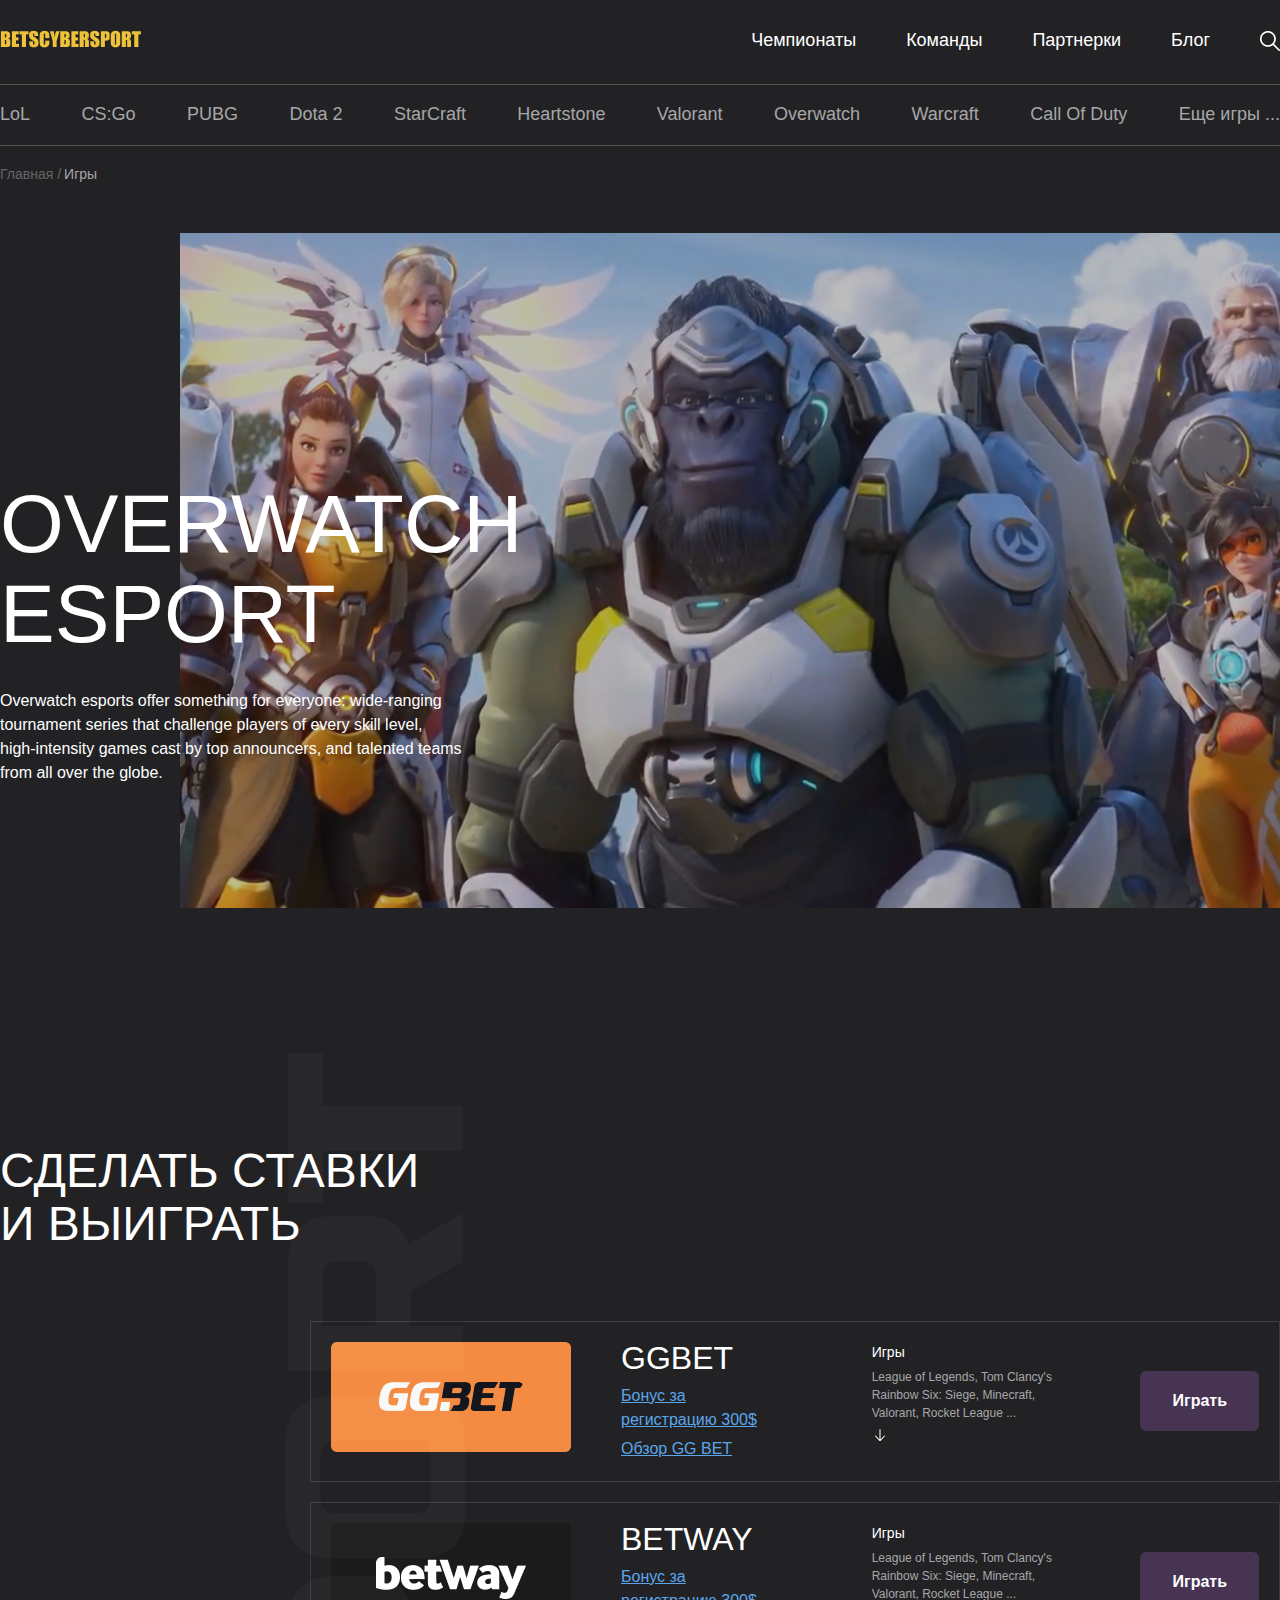
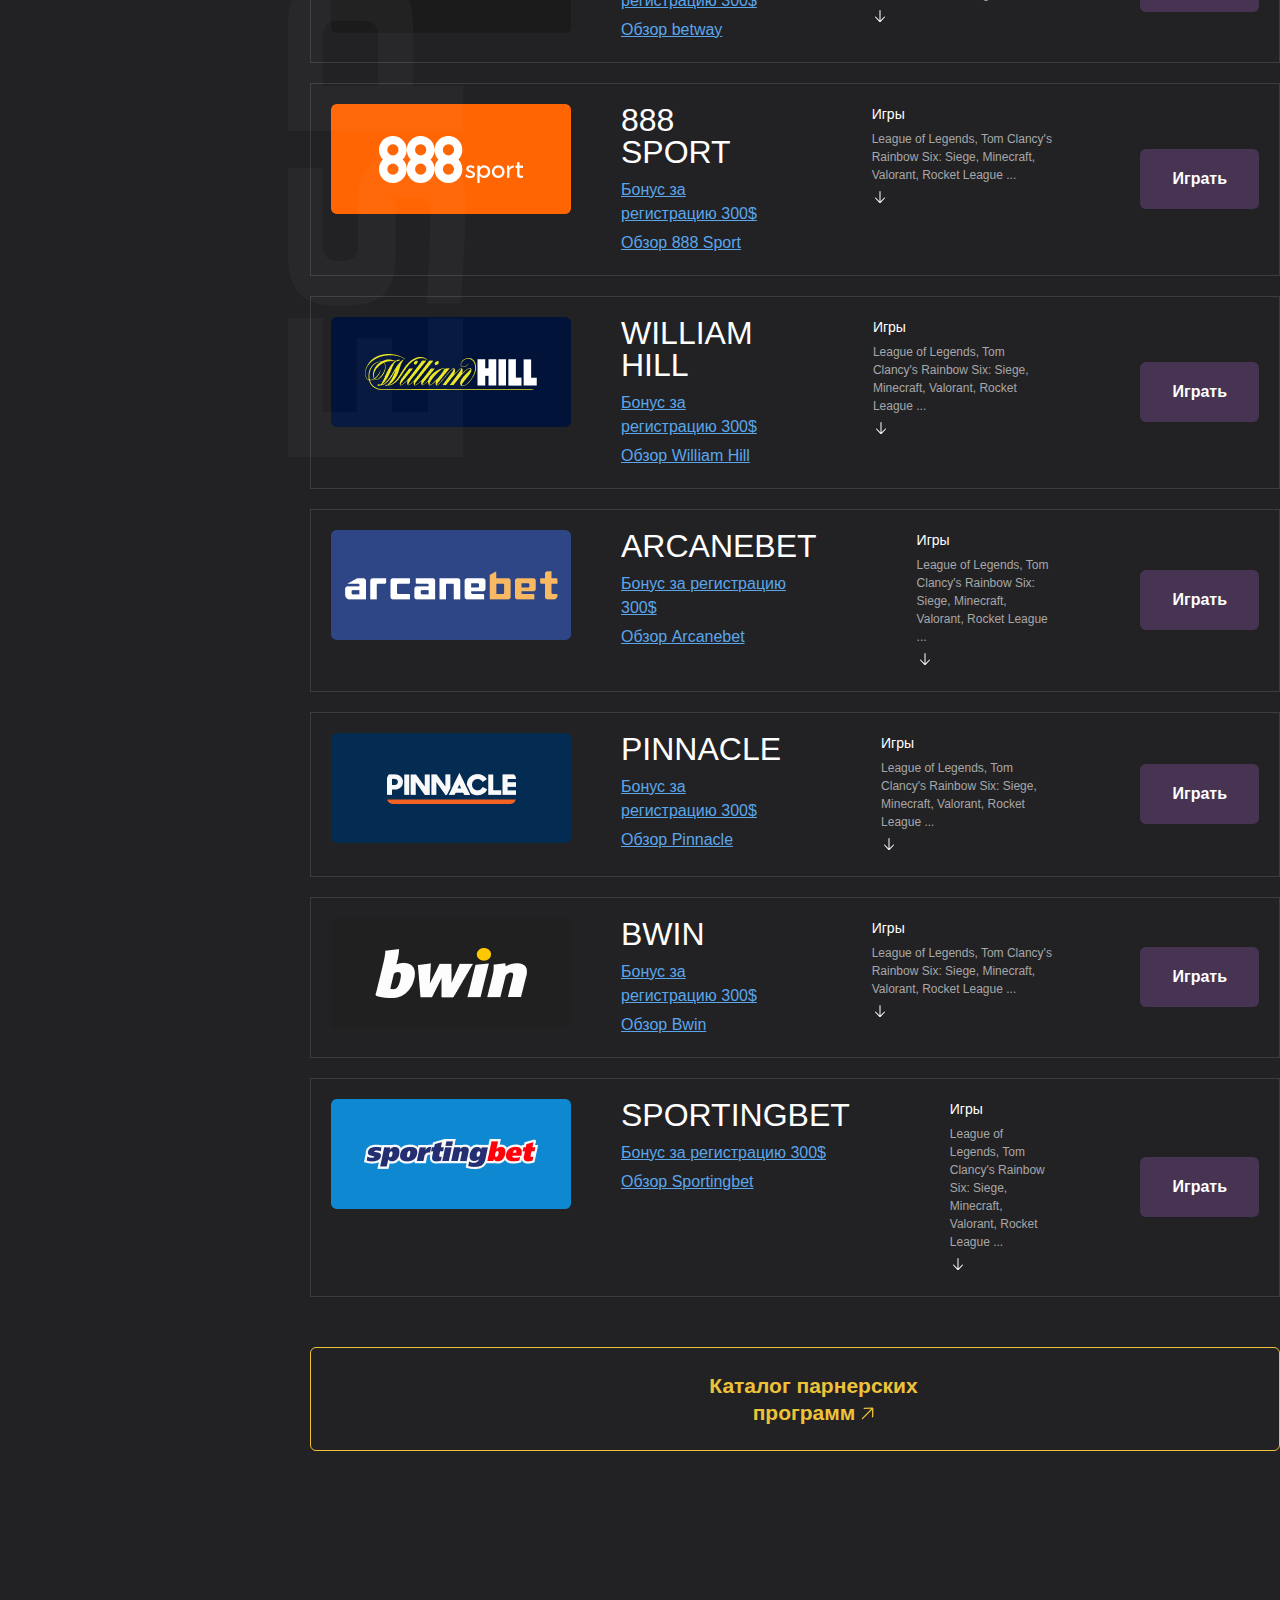
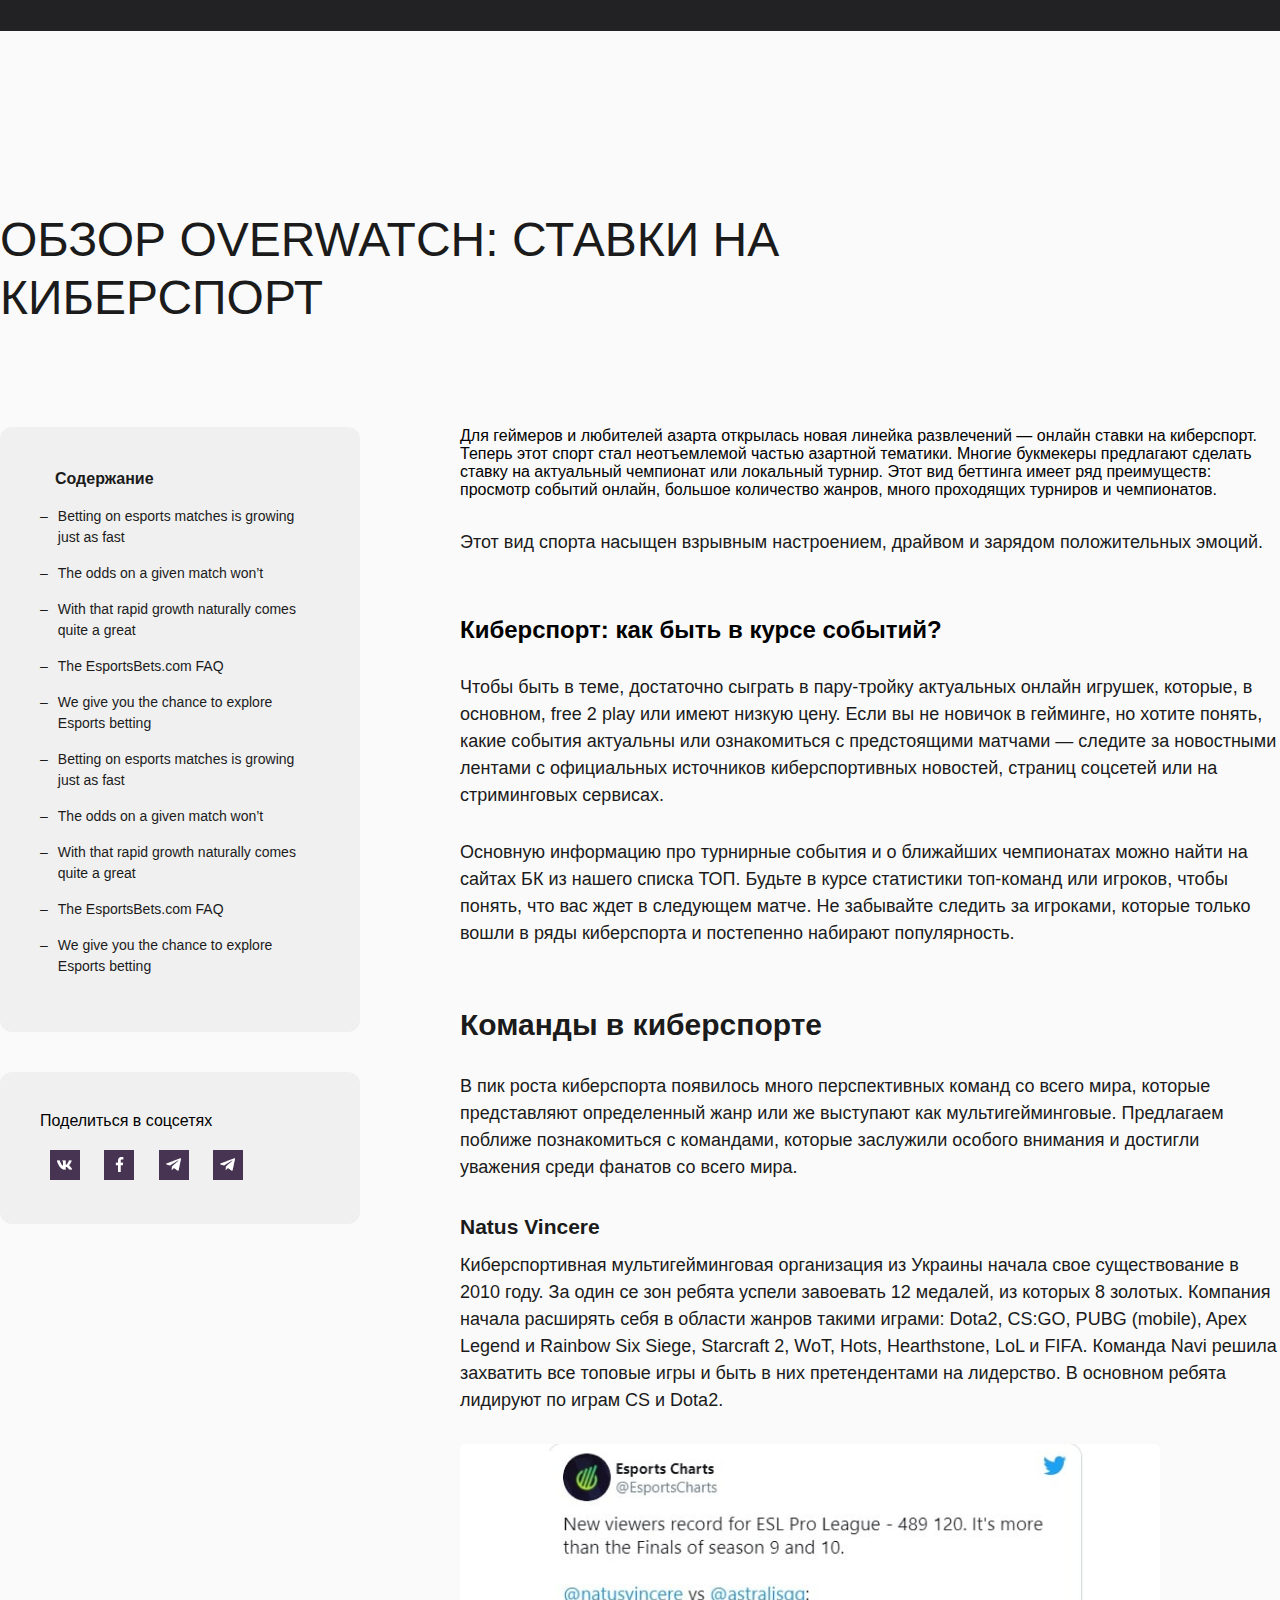
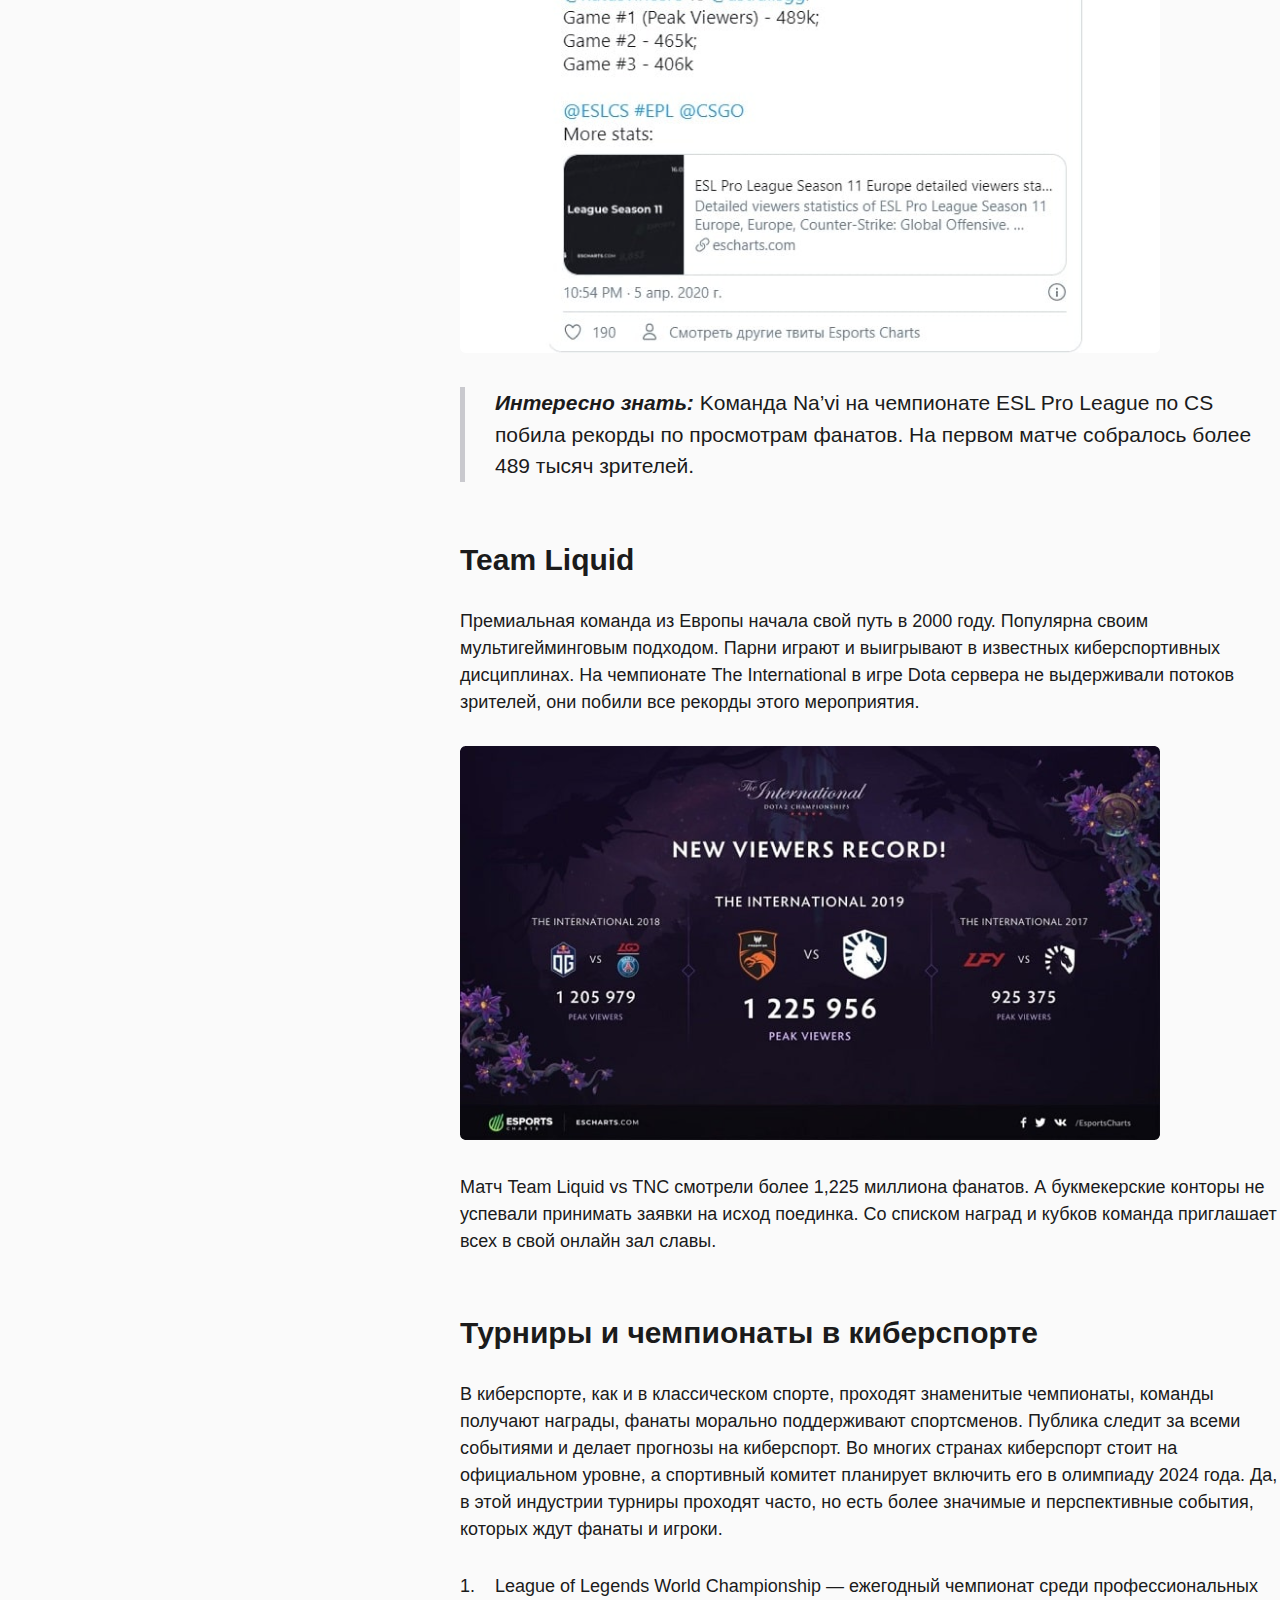
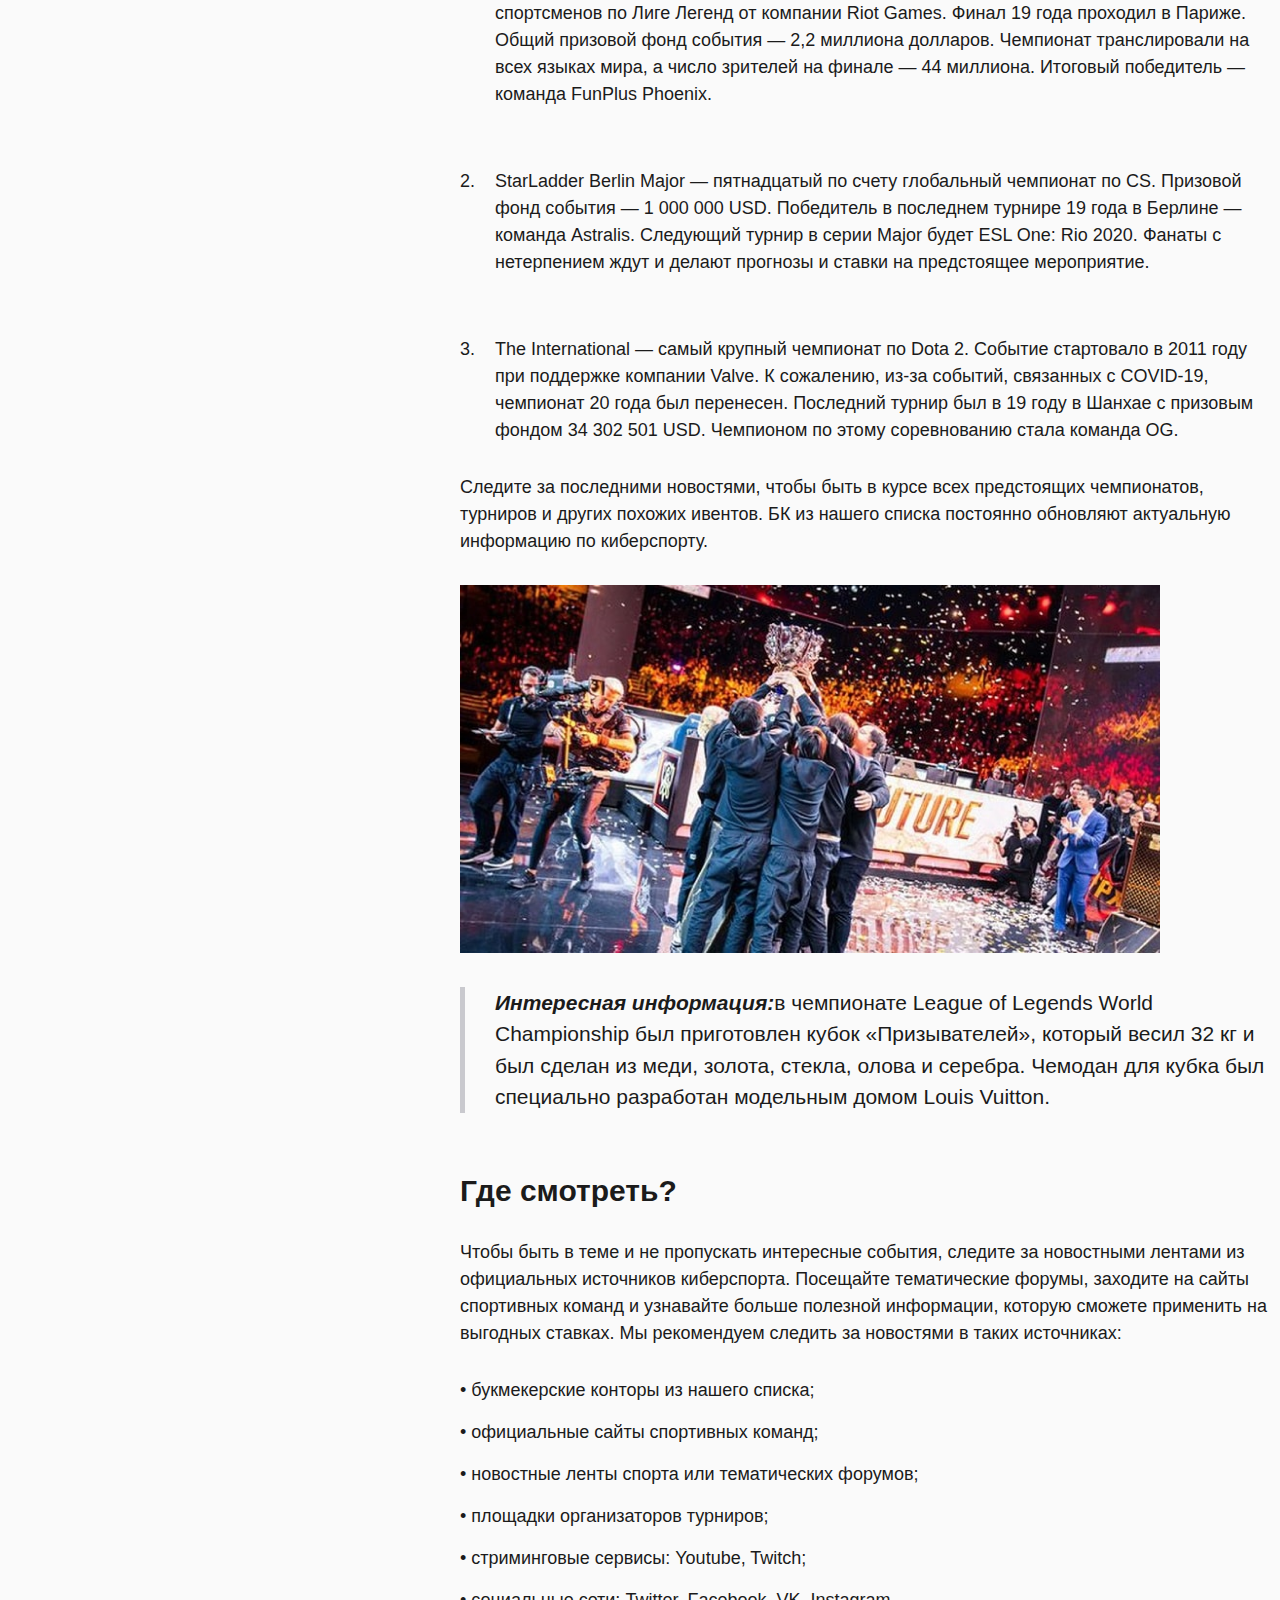
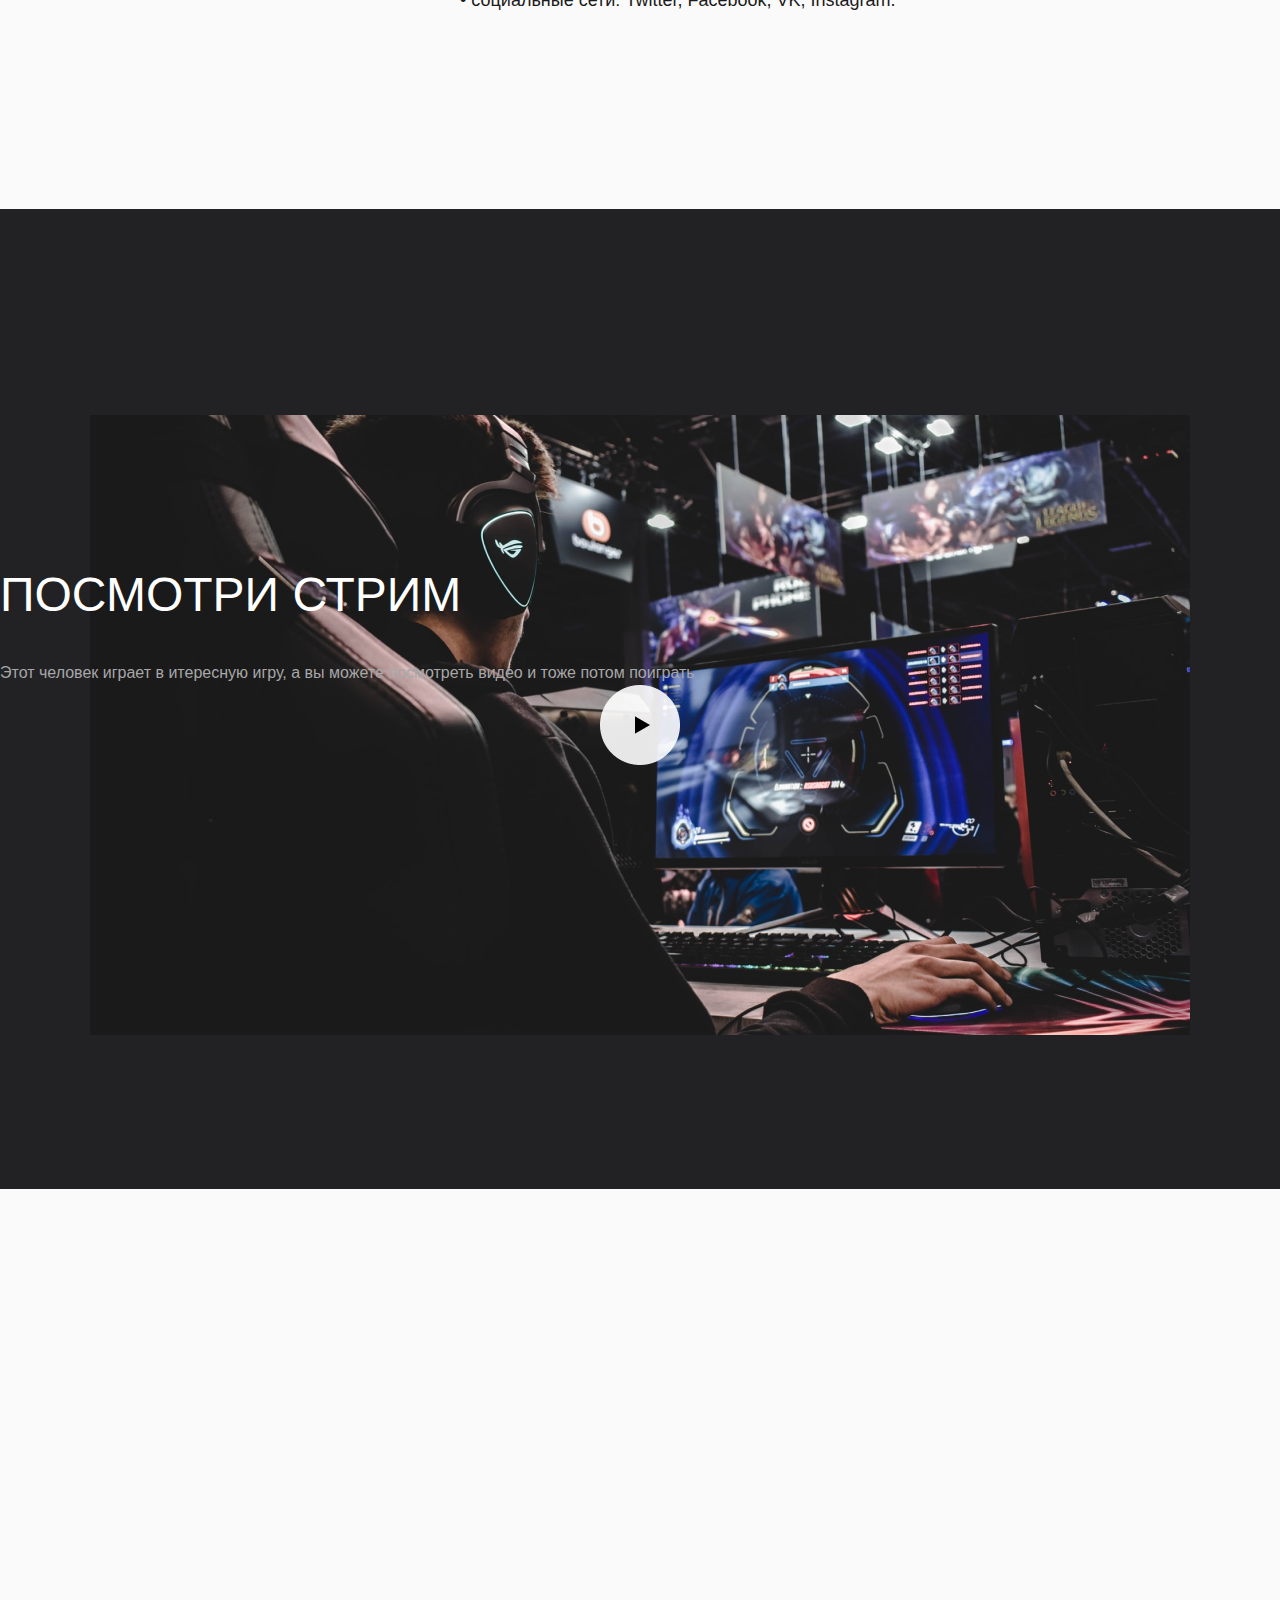
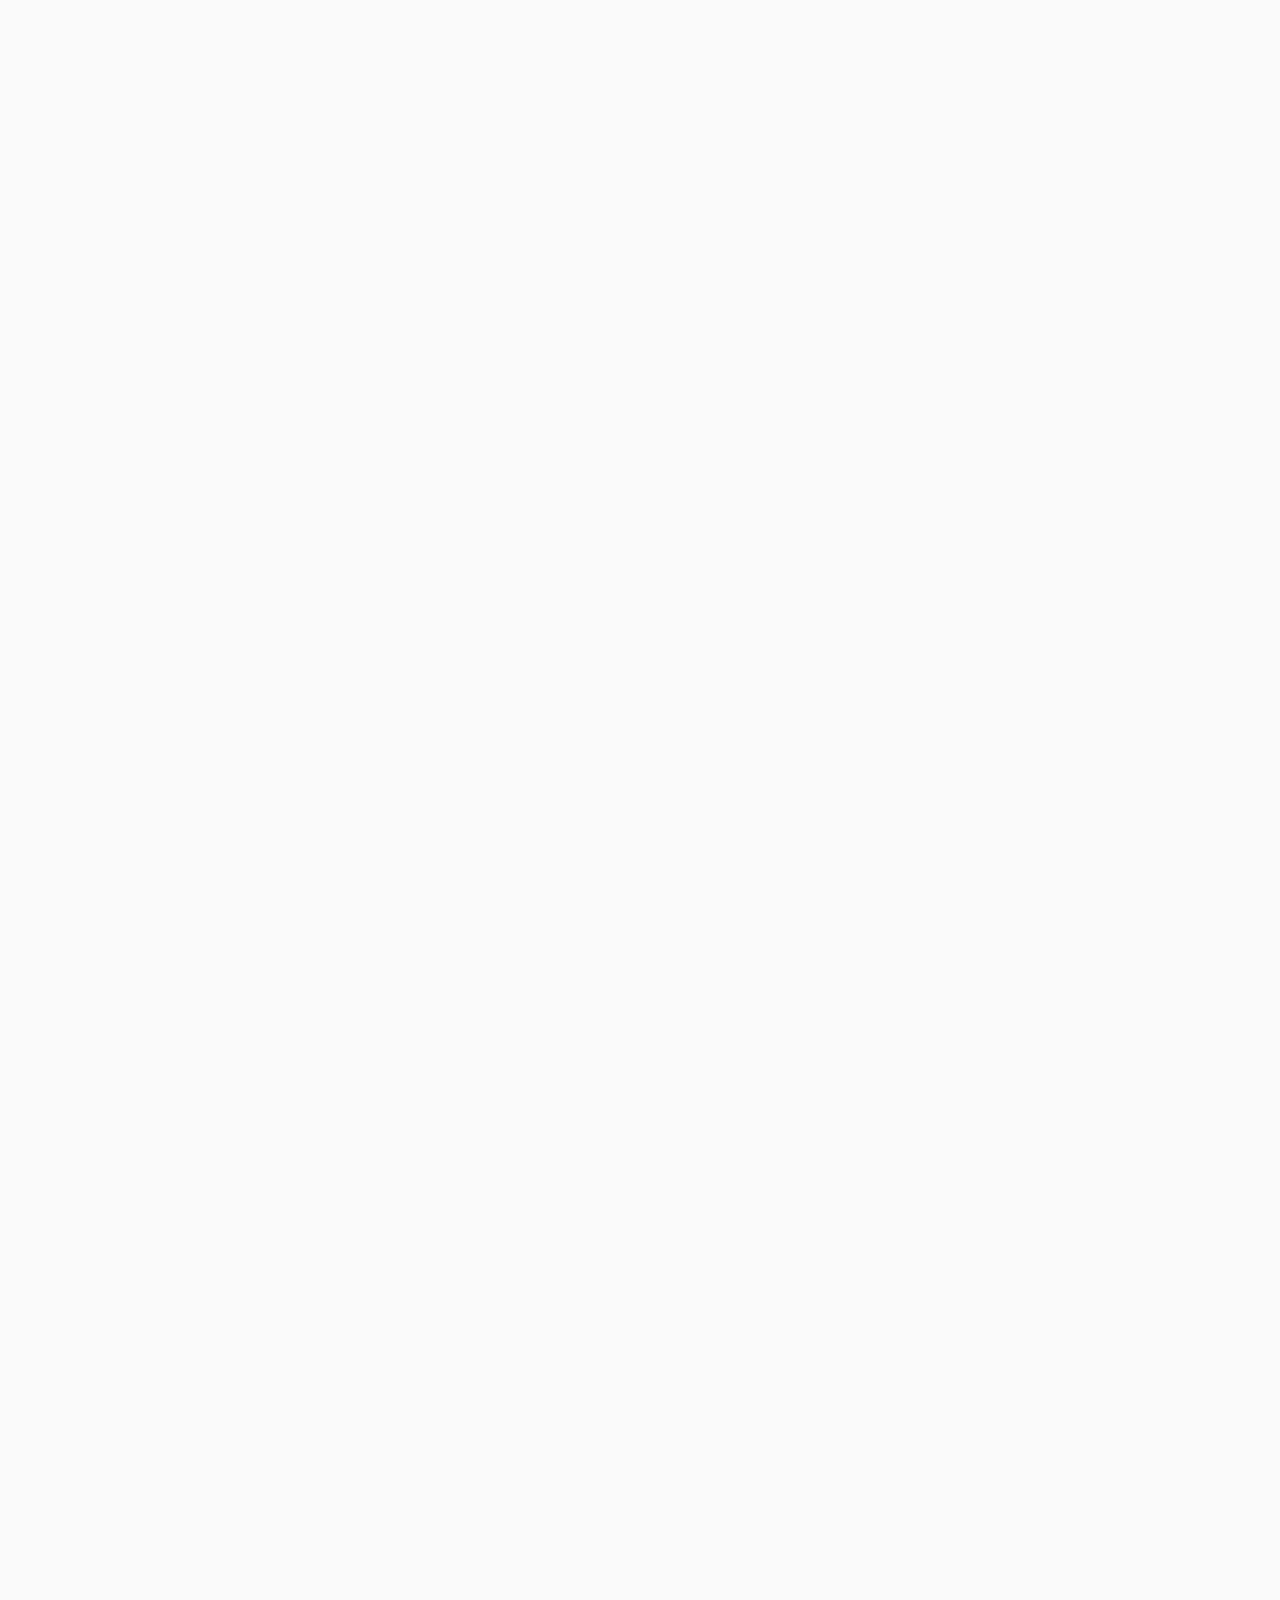
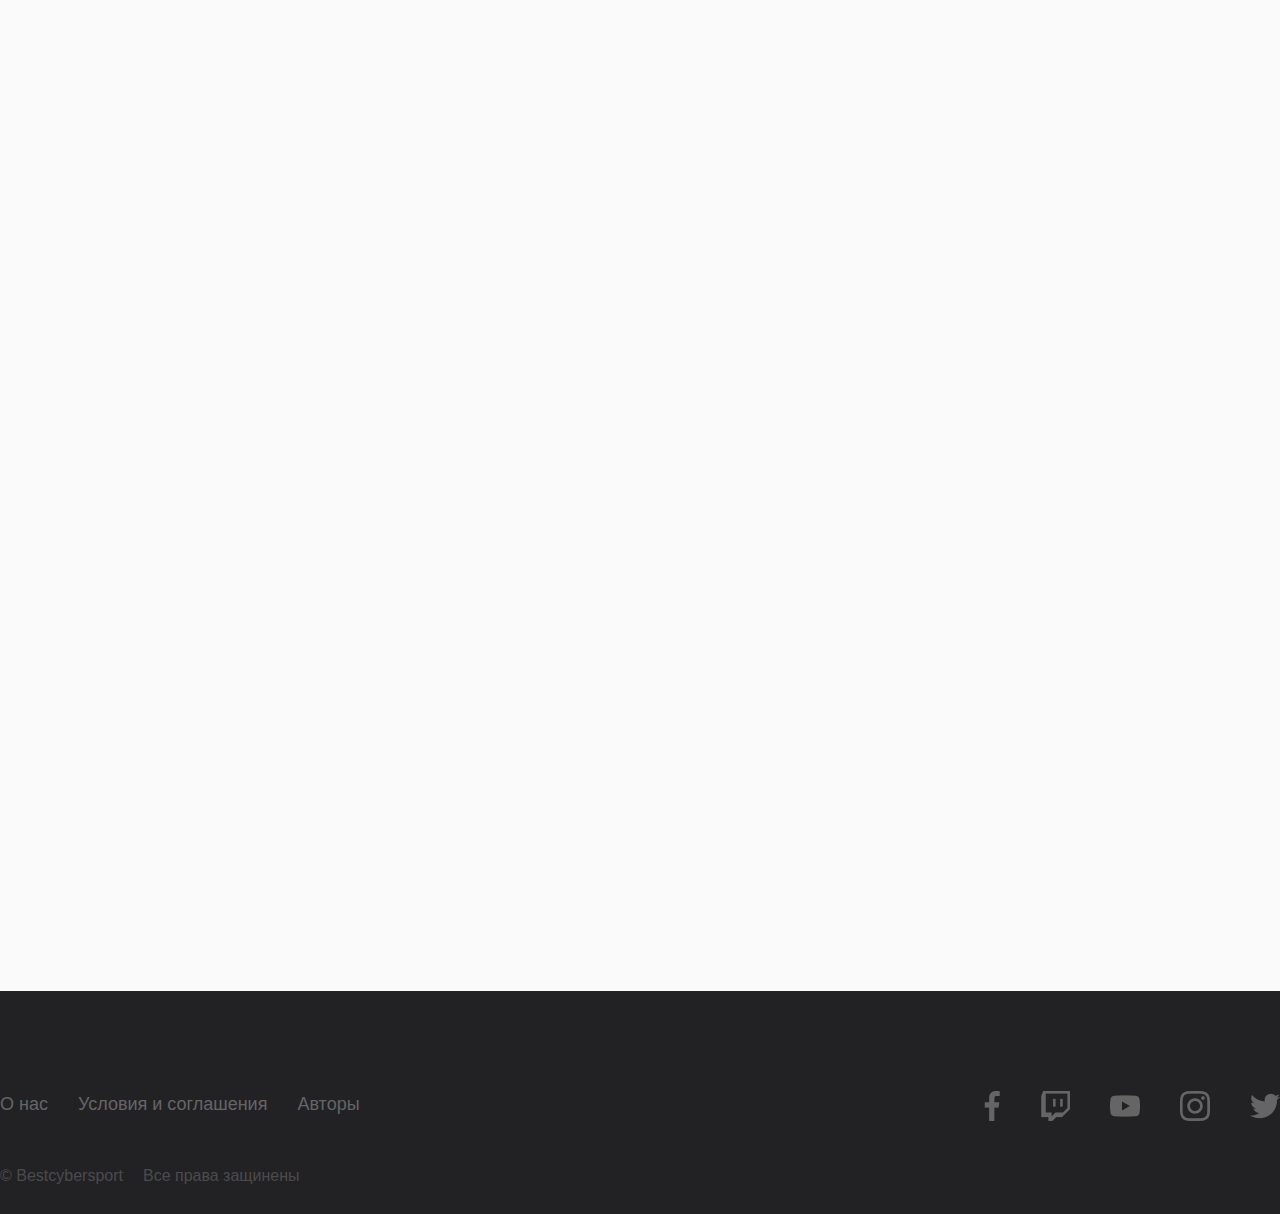
<file: index.html>
<!DOCTYPE html>
<html lang="en">
<head>
    <meta charset="UTF-8">
    <meta http-equiv="X-UA-Compatible" content="IE=edge">
    <meta name="viewport" content="width=device-width, initial-scale=1.0">
    <title>Document</title>
    <link href="./assets/styles/common.css" rel="stylesheet">
</head>
<body>
    <header class="header">
        <div class="container">
            <div class="header__header">
                <div class="header__logo">
                    <a href="index.html"><img src="./assets/images/game-logo.png" alt=""></a>
                </div>
                <div class="header__text">
                    <ul class="header__list">
                        <li class="header__title">
                            <a href="tournaments.html">Чемпионаты</a>
                        </li>
                        <li class="header__title">
                            <a href="team-list.html">Команды</a>
                        </li>
                        <li class="header__title">
                            <a href="partners-list-desctop.html">Партнерки</a>
                        </li>
                        <li class="header__title">
                            <a href="blog-desctop.html">Блог</a>
                        </li>
                    </ul>
                    <img class="header__icon" src="./assets/images/icons/lupa.png" alt="">
                </div>
            </div>
        </div>
    </header>

    <div class="game-games">
        <div class="container">
            <div class="game-games__items">
                <ul class="game-games__list">
                    <li class="game-games__title">LoL</li>
                    <li class="game-games__title">CS:Go</li>
                    <li class="game-games__title">PUBG</li>
                    <li class="game-games__title">Dota 2</li>
                    <li class="game-games__title">StarCraft</li>
                    <li class="game-games__title">Heartstone</li>
                    <li class="game-games__title">Valorant</li>
                    <li class="game-games__title">Overwatch</li>
                    <li class="game-games__title">Warcraft</li>
                    <li class="game-games__title">Call Of Duty</li>
                    <li class="game-games__title">Еще игры ...</li>
                </ul>
            </div>
        </div>
    </div>

    <div class="breadcrumbs">
        <div class="container">
            <div class="breadcrumbs__text">
                <span class="breadcrumbs__title">Главная / <p class="breadcrumbs__sub-title">Игры</p></span> 
            </div>
        </div>
    </div>

    <div class="overwatch">
        <div class="container">
            <div class="overwatch__block">
                <div class="overwatch__text">
                    <h3 class="overwatch__title">Overwatch esport</h3>
                    <p class="overwatch__sub-title">
                        Overwatch esports offer something for everyone: wide-ranging 
                        tournament series that challenge players of every skill level, high-intensity
                        games cast by top announcers, and talented teams from all over the globe.
                    </p>
                </div>
                <div class="overwatch__img">
                    <img src="./assets/images/overwatch.png" alt="">
                </div>
            </div>
        </div>
    </div>

    <div class="wager">
        <div class="container">
            <div class="wager__header">
                <h3 class="wager__start-title">Сделать ставки и выиграть</h3>
                <img class="wager__sport-img" src="./assets/images/icons/Design.png" alt="">
            </div>
            <div class="wager__items">
                <div class="wager__block">
                    <div class="wager__img">
                        <img src="./assets/images/icons/gg.bet.png" alt="">
                    </div>
                    <div class="wager__titles">
                        <h2 class="wager__title">GGbet</h2>
                        <span class="wager__sub-title">Бонус за регистрацию 300$</span>
                        <a href="partner-desctop-final.html"><p class="wager__review-title">Обзор GG BET</p></a>
                    </div>
                    <div class="wager__games">
                        <h2 class="wager__games-title">Игры</h2>
                        <p class="wager__games-sub-title">
                            League of Legends, Tom Clancy's Rainbow Six: Siege, Minecraft, Valorant, Rocket League ...
                        </p>
                        <img src="./assets/images/icons/right-arrow-games .svg" alt="">
                    </div>
                    <div class="wager__btn">
                        <button class="wager__button">Играть</button>
                    </div>
                </div>
                <div class="wager__block">
                    <div class="wager__img">
                        <img src="./assets/images/icons/betway.png" alt="">
                    </div>
                    <div class="wager__titles">
                        <h2 class="wager__title">BETWAY</h2>
                        <span class="wager__sub-title">Бонус за регистрацию 300$</span>
                        <p class="wager__review-title">Обзор betway</p>
                    </div>
                    <div class="wager__games">
                        <h2 class="wager__games-title">Игры</h2>
                        <p class="wager__games-sub-title">
                            League of Legends, Tom Clancy's Rainbow Six: Siege, Minecraft, Valorant, Rocket League ...
                        </p>
                        <img src="./assets/images/icons/right-arrow-games .svg" alt="">
                    </div>
                    <div class="wager__btn">
                        <button class="wager__button">Играть</button>
                    </div>
                </div>
                <div class="wager__block">
                    <div class="wager__img">
                        <img src="./assets/images/icons/888.png" alt="">
                    </div>
                    <div class="wager__titles">
                        <h2 class="wager__title">888 SPORT</h2>
                        <span class="wager__sub-title">Бонус за регистрацию 300$</span>
                        <p class="wager__review-title">Обзор 888 Sport</p>
                    </div>
                    <div class="wager__games">
                        <h2 class="wager__games-title">Игры</h2>
                        <p class="wager__games-sub-title">
                            League of Legends, Tom Clancy's Rainbow Six: Siege, Minecraft, Valorant, Rocket League ...
                        </p>
                        <img src="./assets/images/icons/right-arrow-games .svg" alt="">
                    </div>
                    <div class="wager__btn">
                        <button class="wager__button">Играть</button>
                    </div>
                </div>
                <div class="wager__block">
                    <div class="wager__img">
                        <img src="./assets/images/icons/william.png" alt="">
                    </div>
                    <div class="wager__titles">
                        <h2 class="wager__title">William Hill</h2>
                        <span class="wager__sub-title">Бонус за регистрацию 300$</span>
                        <p class="wager__review-title">Обзор William Hill</p>
                    </div>
                    <div class="wager__games">
                        <h2 class="wager__games-title">Игры</h2>
                        <p class="wager__games-sub-title">
                            League of Legends, Tom Clancy's Rainbow Six: Siege, Minecraft, Valorant, Rocket League ...
                        </p>
                        <img src="./assets/images/icons/right-arrow-games .svg" alt="">
                    </div>
                    <div class="wager__btn">
                        <button class="wager__button">Играть</button>
                    </div>
                </div>
                <div class="wager__block">
                    <div class="wager__img">
                        <img src="./assets/images/icons/arcane.png" alt="">
                    </div>
                    <div class="wager__titles">
                        <h2 class="wager__title">Arcanebet</h2>
                        <span class="wager__sub-title">Бонус за регистрацию 300$</span>
                        <p class="wager__review-title">Обзор Arcanebet</p>
                    </div>
                    <div class="wager__games">
                        <h2 class="wager__games-title">Игры</h2>
                        <p class="wager__games-sub-title">
                            League of Legends, Tom Clancy's Rainbow Six: Siege, Minecraft, Valorant, Rocket League ...
                        </p>
                        <img src="./assets/images/icons/right-arrow-games .svg" alt="">
                    </div>
                    <div class="wager__btn">
                        <button class="wager__button">Играть</button>
                    </div>
                </div>
                <div class="wager__block">
                    <div class="wager__img">
                        <img src="./assets/images/icons/pinnacle.png" alt="">
                    </div>
                    <div class="wager__titles">
                        <h2 class="wager__title">Pinnacle</h2>
                        <span class="wager__sub-title">Бонус за регистрацию 300$</span>
                        <p class="wager__review-title">Обзор Pinnacle</p>
                    </div>
                    <div class="wager__games">
                        <h2 class="wager__games-title">Игры</h2>
                        <p class="wager__games-sub-title">
                            League of Legends, Tom Clancy's Rainbow Six: Siege, Minecraft, Valorant, Rocket League ...
                        </p>
                        <img src="./assets/images/icons/right-arrow-games .svg" alt="">
                    </div>
                    <div class="wager__btn">
                        <button class="wager__button">Играть</button>
                    </div>
                </div>
                <div class="wager__block">
                    <div class="wager__img">
                        <img src="./assets/images/icons/bwin.png" alt="">
                    </div>
                    <div class="wager__titles">
                        <h2 class="wager__title">Bwin</h2>
                        <span class="wager__sub-title">Бонус за регистрацию 300$</span>
                        <p class="wager__review-title">Обзор Bwin</p>
                    </div>
                    <div class="wager__games">
                        <h2 class="wager__games-title">Игры</h2>
                        <p class="wager__games-sub-title">
                            League of Legends, Tom Clancy's Rainbow Six: Siege, Minecraft, Valorant, Rocket League ...
                        </p>
                        <img src="./assets/images/icons/right-arrow-games .svg" alt="">
                    </div>
                    <div class="wager__btn">
                        <button class="wager__button">Играть</button>
                    </div>
                </div>
                <div class="wager__block">
                    <div class="wager__img">
                        <img src="./assets/images/icons/sporting.png" alt="">
                    </div>
                    <div class="wager__titles">
                        <h2 class="wager__title">Sportingbet</h2>
                        <span class="wager__sub-title">Бонус за регистрацию 300$</span>
                        <p class="wager__review-title">Обзор Sportingbet</p>
                    </div>
                    <div class="wager__games">
                        <h2 class="wager__games-title">Игры</h2>
                        <p class="wager__games-sub-title">
                            League of Legends, Tom Clancy's Rainbow Six: Siege, Minecraft, Valorant, Rocket League ...
                        </p>
                        <img src="./assets/images/icons/right-arrow-games .svg" alt="">
                    </div>
                    <div class="wager__btn">
                        <button class="wager__button">Играть</button>
                    </div>
                </div>
                <div class="wager__directory">
                    <div class="wager__directory-btn">
                        <button class="wager__directory-button">Каталог парнерских программ<img class="wager__arrow-yellow" src="./assets/images/icons/Vector.svg" alt=""></button>
                    </div>
                </div>
            </div>
        </div>
    </div>


        <div class="news">
            <div class="container">
                <div class="news__items">
                    <div class="news__header">
                        <h2 class="news__title">Обзор Overwatch: ставки на киберспорт</h2>
                    </div>
                    <div class="news__block">
                        <div class="side part">
                            <div class="news__content">
                                <ul class="news__list">
                                    <li class="news__sub-title-header">Содержание</li>
                                    <li class="news__sub-title">Betting on esports matches is growing just as fast</li>
                                    <li class="news__sub-title">The odds on a given match won’t</li>
                                    <li class="news__sub-title">With that rapid growth naturally comes quite a great</li>
                                    <li class="news__sub-title">The EsportsBets.com FAQ</li>
                                    <li class="news__sub-title">We give you the chance to explore Esports betting</li>
                                    <li class="news__sub-title">Betting on esports matches is growing just as fast</li>
                                    <li class="news__sub-title">The odds on a given match won’t</li>
                                    <li class="news__sub-title">With that rapid growth naturally comes quite a great</li>
                                    <li class="news__sub-title">The EsportsBets.com FAQ</li>
                                    <li class="news__sub-title">We give you the chance to explore Esports betting</li>
                                </ul>
                                <div class="news__social">
                                    <div class="news__social-text">
                                        <span class="news__social-title">Поделиться в соцсетях</span>
                                    </div>
                                    <div class="news__social-img">
                                        <img class="news__icon" src="./assets/images/icons/ВК.png" alt="">
                                        <img class="news__icon" src="./assets/images/icons/ФБ.png" alt="">
                                        <img class="news__icon" src="./assets/images/icons/Телеграм.png" alt="">
                                        <img class="news__icon" src="./assets/images/icons/Телеграм.png" alt="">
                                    </div>
                                    
                                </div>
                            </div>
                        </div>

                        <div class="central part">
                            <div class="newspaper">
                                <div class="container">
                                    <div class="newspaper__info">
                                        <p>
                                            Для геймеров и любителей азарта открылась новая линейка развлечений — онлайн ставки на киберспорт. 
                                            Теперь этот спорт стал неотъемлемой частью азартной тематики. 
                                            Многие букмекеры предлагают сделать ставку на актуальный чемпионат или локальный турнир.
                                            Этот вид беттинга имеет ряд преимуществ: просмотр событий онлайн, большое количество жанров, много проходящих турниров и чемпионатов.    
                                        </p>
                                        <p class="newspaper__sub-title">
                                            Этот вид спорта насыщен взрывным настроением, драйвом и зарядом положительных эмоций.
                                        </p>
                                        <h2 class="newspaper__titel">Киберспорт: как быть в курсе событий?</h2>
                                        <div class="newspaper__title">
                                            
                                            Чтобы быть в теме, достаточно сыграть в пару-тройку актуальных онлайн игрушек, которые, в основном, free 2 play или имеют низкую цену.
                                            Если вы не новичок в гейминге, но хотите понять, какие события актуальны или ознакомиться с предстоящими матчами — следите за новостными
                                            лентами с официальных источников киберспортивных новостей, страниц соцсетей или на стриминговых сервисах.
                                        </div>
                                            <div class="newspaper__sub-title">
                                                Основную информацию про турнирные события и о ближайших чемпионатах можно найти на сайтах БК из нашего списка ТОП. 
                                                Будьте в курсе статистики топ-команд или игроков, чтобы понять,
                                                что вас ждет в следующем матче. Не забывайте следить за игроками, которые только вошли в ряды киберспорта и постепенно набирают популярность.
                                            </div>
                                            <div class="newspaper__header-text">Команды в киберспорте</div>
                                            <div class="newspaper__title">
                                                В пик роста киберспорта появилось много перспективных команд со всего мира, которые представляют определенный жанр или же выступают как мультигейминговые.
                                                Предлагаем поближе познакомиться с командами, которые заслужили особого внимания и достигли уважения среди фанатов со всего мира.
                                            </div>
                                            <div class="newspaper__title-text">Natus Vincere</div>
                                            <div class="newspaper__title">
                                                Киберспортивная мультигейминговая организация из Украины начала свое существование в 2010 году. За один се зон ребята успели завоевать 12 медалей, из которых 8 золотых.
                                                Компания начала расширять себя в области жанров такими играми: Dota2, CS:GO, PUBG (mobile), Apex Legend и Rainbow Six Siege, Starcraft 2, WoT, Hots, Hearthstone, LoL и FIFA.
                                                Команда Navi решила захватить все топовые игры и быть в них претендентами на лидерство. В основном ребята лидируют по играм CS и Dota2.
                                            </div>
                                            <div class="newspaper__img">
                                                <img src="./assets/images/esl-pro-league-twitter 1.png" alt="">
                                            </div>
                                            <div class="newspaper__text-block">
                                                <p class="newspaper__sub-text">
                                                    <span class="newspaper__header-sub-text">Интересно знать:</span> Kоманда Na’vi на чемпионате ESL Pro League 
                                                    по CS побила рекорды по просмотрам фанатов. 
                                                    На первом матче собралось более 489 тысяч зрителей.
                                                </p>
                                            </div>
                                            <div class="newspaper__header-text">Team Liquid</div>
                                            <div class="newspaper__title">
                                                Премиальная команда из Европы начала свой путь в 2000 году. Популярна своим мультигейминговым подходом. Парни играют и выигрывают 
                                                в известных киберспортивных дисциплинах.
                                                На чемпионате The International в игре Dota сервера не выдерживали потоков зрителей, они побили все рекорды этого мероприятия.
                                            </div>
                                            <div class="newspaper__img">
                                                <img src="./assets/images/the-international-dota-2 1.png" alt="">
                                            </div>
                                            <div class="newspaper__title">
                                                Матч Team Liquid vs TNC смотрели более 1,225 миллиона фанатов.
                                                А букмекерские конторы не успевали принимать заявки на исход поединка. 
                                                Со списком наград и кубков команда приглашает всех в свой онлайн зал славы.
                                            </div>
                                            <div class="newspaper__header-text">Турниры и чемпионаты в киберспорте</div>
                                            <div class="newspaper__sub-title">
                                                В киберспорте, как и в классическом спорте, проходят знаменитые чемпионаты, команды получают награды, фанаты морально поддерживают спортсменов. 
                                                Публика следит за всеми событиями и делает прогнозы на киберспорт. Во многих странах киберспорт стоит на официальном уровне, а спортивный комитет планирует 
                                                включить его в олимпиаду 2024 года. Да, в этой индустрии турниры проходят часто, но есть более значимые и перспективные события, которых ждут фанаты и игроки.
                                            </div>
                                            <div class="newspaper__block-title">
                                                <div class="newspaper__number">1.</div>
                                                <div class="newspaper__sub-title-text">
                                                    League of Legends World Championship — ежегодный чемпионат среди профессиональных спортсменов по 
                                                    Лиге Легенд от компании Riot Games. Финал 19 года проходил в Париже. Общий призовой 
                                                    фонд события — 2,2 миллиона долларов. Чемпионат транслировали на всех языках мира,
                                                    а число зрителей на финале — 44 миллиона. Итоговый победитель — команда FunPlus Phoenix.
                                                </div>
                                            </div>
                                            <div class="newspaper__block-title">
                                                <div class="newspaper__number">2.</div>
                                                <div class="newspaper__sub-title-text">
                                                    StarLadder Berlin Major — пятнадцатый по счету глобальный чемпионат по CS. 
                                                    Призовой фонд события — 1 000 000 USD. Победитель в последнем турнире 19 года в Берлине — команда Astralis. 
                                                    Следующий турнир в серии Major будет ESL One: Rio 2020. Фанаты с нетерпением ждут и делают прогнозы и ставки на предстоящее мероприятие.
                                                </div>
                                            </div>
                                            <div class="newspaper__block-title">
                                                <div class="newspaper__number">3.</div>
                                                <div class="newspaper__sub-title-text">
                                                    The International — самый крупный чемпионат по Dota 2. Событие стартовало в 2011 году при поддержке компании Valve. 
                                                    К сожалению, из-за событий, связанных с COVID-19, чемпионат 20 года был перенесен. Последний турнир был в 19 году в 
                                                    Шанхае с призовым фондом 34 302 501 USD. Чемпионом по этому соревнованию стала команда OG.
                                                </div>
                                            </div>
                                            <div class="newspaper__title">
                                                Следите за последними новостями, чтобы быть в курсе всех предстоящих чемпионатов, турниров и других похожих ивентов. 
                                                БК из нашего списка постоянно обновляют актуальную информацию по киберспорту.
                                            </div>
                                            <div class="newspaper__img">
                                                <img src="./assets/images/lol-world-championship 1.png" alt="">
                                            </div>
                                            <div class="newspaper__text-block">
                                                <p class="newspaper__sub-text">
                                                    <span class="newspaper__header-sub-text">Интересная информация:</span>в чемпионате League of Legends World Championship
                                                     был приготовлен кубок «Призывателей», который весил 32 кг и был сделан из меди, золота, стекла, олова и серебра. 
                                                     Чемодан для кубка был специально разработан модельным домом Louis Vuitton.
                                                </p>
                                            </div>
                                            <div class="newspaper__header-text">Где смотреть?</div>
                                            <div class="newspaper__title">
                                                Чтобы быть в теме и не пропускать интересные события, следите за новостными лентами из официальных источников киберспорта. 
                                                Посещайте тематические форумы, заходите на сайты спортивных команд и узнавайте больше полезной информации, которую сможете 
                                                применить на выгодных ставках. Мы рекомендуем следить за новостями в таких источниках:
                                            </div>
                                            <div class="newspaper__block-info">
                                                <div class="newspaper__sub-info">
                                                    • букмекерские конторы из нашего списка;
                                                </div>
                                                <div class="newspaper__sub-info">
                                                    • официальные сайты спортивных команд;
                                                </div>
                                                <div class="newspaper__sub-info">
                                                    • новостные ленты спорта или тематических форумов;
                                                </div>
                                                <div class="newspaper__sub-info">
                                                    • площадки организаторов турниров;
                                                </div>
                                                <div class="newspaper__sub-info">
                                                    • стриминговые сервисы: Youtube, Twitch;
                                                </div>
                                                <div class="newspaper__sub-info">
                                                    • социальные сети: Twitter, Facebook, VK, Instagram.
                                                </div>
                                            </div>

                                    </div>
                                </div>
                            </div>
                        </div>
                    </div>
                </div>
            </div>
        </div>

        <div class="stream">
            <div class="container">
                <div class="stream__block">
                    <div class="stream__text">
                        <h2 class="stream__title">Посмотри стрим</h2>
                        <p class="stream__sub-title">Этот человек играет в итересную игру, а вы можете посмотреть видео и тоже потом поиграть</p>
                    </div>
                    <div class="stream__block-img">
                        <div class="stream__img">
                            <img src="./assets/images/Rectangle 31.png" alt="">
                        </div>
                        <div class="stream__img-play">
                            <img src="./assets/images/icons/Play1.png" alt="">
                        </div> 
                    </div>
                </div>
            </div>
        </div>

        <div class="game-news" id="game-news">
            <div class="container">
                <div class="game-news__header">Что нового про overwatch</div>
                    <div class="game-news__block">
                        <div class="game-news__card">
                            <div class="game-news__card-img">
                                <img src="./assets/images/game-name.png" alt="">
                            </div>
                            <p class="game-news__title">Game Name</p>
                            <h3 class="game-news__sub-title">Viewership results for Clash of Clans World Championship 2020 qualifiers</h3>
                            <span class="game-news__text">14 ноября, 2020</span>
                        </div>
                        <div class="game-news__card">
                            <div class="game-news__card-img">
                                <img src="./assets/images/icons/game-name-too.png" alt="">
                            </div>
                            <p class="game-news__title">Game Name</p>
                            <h3 class="game-news__sub-title">Viewership results for Clash of Clans World Championship 2020 qualifiers</h3>
                            <span class="game-news__text">14 ноября, 2020</span>
                        </div>
                    </div>
                <div class="game-news__sub-block">
                    <div class="game-news__card">
                        <div class="game-news__card-img">
                            <img src="./assets/images/card-img-one.png" alt="">
                        </div>
                        <p class="game-news__title">Game Name</p>
                        <h3 class="game-news__sub-title">Viewership results for Clash of Clans World Championship 2020 qualifiers</h3>
                        <span class="game-news__text">14 ноября, 2020</span>
                    </div>
                    <div class="game-news__card">
                        <div class="game-news__card-img">
                            <img src="./assets/images/icons/game-card-thoo.png" alt=""> 
                        </div>
                        <p class="game-news__title">Game Name</p>
                        <h3 class="game-news__sub-title">Viewership results for Clash of Clans World Championship 2020 qualifiers</h3>
                        <span class="game-news__text">14 ноября, 2020</span>
                    </div>
                    <div class="game-news__card">
                        <div class="game-news__card-img">
                            <img src="./assets/images/icons/game-card-thee.png" alt="">
                        </div>
                        <p class="game-news__title">Game Name</p>
                        <h3 class="game-news__sub-title">Viewership results for Clash of Clans World Championship 2020 qualifiers</h3>
                        <span class="game-news__text">14 ноября, 2020</span>
                    </div>
                </div>

                <div class="game-news__block-title">
                    <div class="game-news__items">
                        <div class="game-news__sub-header">Другие новости</div>
                        <img src="./assets/images/icons/Round button.png" alt="">
                    </div>
                    <div class="game-news__block">
                        <div class="game-news__card">
                            <div class="game-news__card-img">
                                <img src="./assets/images/game-name.png" alt="">
                            </div>
                            <p class="game-news__title">Game Name</p>
                            <h3 class="game-news__sub-title">Viewership results for Clash of Clans World Championship 2020 qualifiers</h3>
                            <span class="game-news__text">14 ноября, 2020</span>
                        </div>
                        <div class="game-news__card">
                            <div class="game-news__card-img">
                                <img src="./assets/images/icons/game-name-too.png" alt="">
                            </div>
                            <p class="game-news__title">Game Name</p>
                            <h3 class="game-news__sub-title">Viewership results for Clash of Clans World Championship 2020 qualifiers</h3>
                            <span class="game-news__text">14 ноября, 2020</span>
                        </div>
                    </div>
                    <div class="game-news__sub-block">
                        <div class="game-news__card">
                            <div class="game-news__card-img">
                                <img src="./assets/images/card-img-one.png" alt="">
                            </div>
                            <p class="game-news__title">Game Name</p>
                            <h3 class="game-news__sub-title">Viewership results for Clash of Clans World Championship 2020 qualifiers</h3>
                            <span class="game-news__text">14 ноября, 2020</span>
                        </div>
                        <div class="game-news__card">
                            <div class="game-news__card-img">
                                <img src="./assets/images/icons/game-card-thoo.png" alt=""> 
                            </div>
                            <p class="game-news__title">Game Name</p>
                            <h3 class="game-news__sub-title">Viewership results for Clash of Clans World Championship 2020 qualifiers</h3>
                            <span class="game-news__text">14 ноября, 2020</span>
                        </div>
                        <div class="game-news__card">
                            <div class="game-news__card-img">
                                <img src="./assets/images/icons/game-card-thee.png" alt="">
                            </div>
                            <p class="game-news__title">Game Name</p>
                            <h3 class="game-news__sub-title">Viewership results for Clash of Clans World Championship 2020 qualifiers</h3>
                            <span class="game-news__text">14 ноября, 2020</span>
                        </div>
                    </div>
                </div>
            </div>
        </div>

        <div class="footer">
            <div class="container">
                <div class="footer__items">
                    <div class="footer__info">
                        <ul class="footer__list">
                            <li class="footer__title">О  нас</li>
                            <li class="footer__title">Условия и соглашения</li>
                            <li class="footer__title">Авторы</li>
                        </ul>
                        <ul class="footer__sub-list">
                            <li class="footer__sub-title">© Bestcybersport</li>
                            <li class="footer__sub-title">Все права защинены</li>
                        </ul>
                    </div>
                    <div class="footer__img-block">
                        <div class="footer__socials">
                            <a href="#" target="_blank">
                                <img src="./assets/images/icons/footer-f.png" alt="">
                            </a>
                            <a href="#" target="_blank">
                                <img src="./assets/images/icons/footer-twitch.png" alt="">
                            </a>
                            <a href="#" target="_blank">
                                <img src="./assets/images/icons/footer-youtube.png" alt="">
                            </a>
                            <a href="#" target="_blank">
                                <img src="./assets/images/icons/footer-instagram.png" alt="">
                            </a>
                            <a href="#" target="_blank">
                                <img src="./assets/images/icons/footer-twitter.png" alt="">
                            </a>
                        </div>    
                    </div>
                </div>
            </div>
        </div>


    
    <script src="./assets/scripts/common.js"></script>
</body>
</html>
</file>
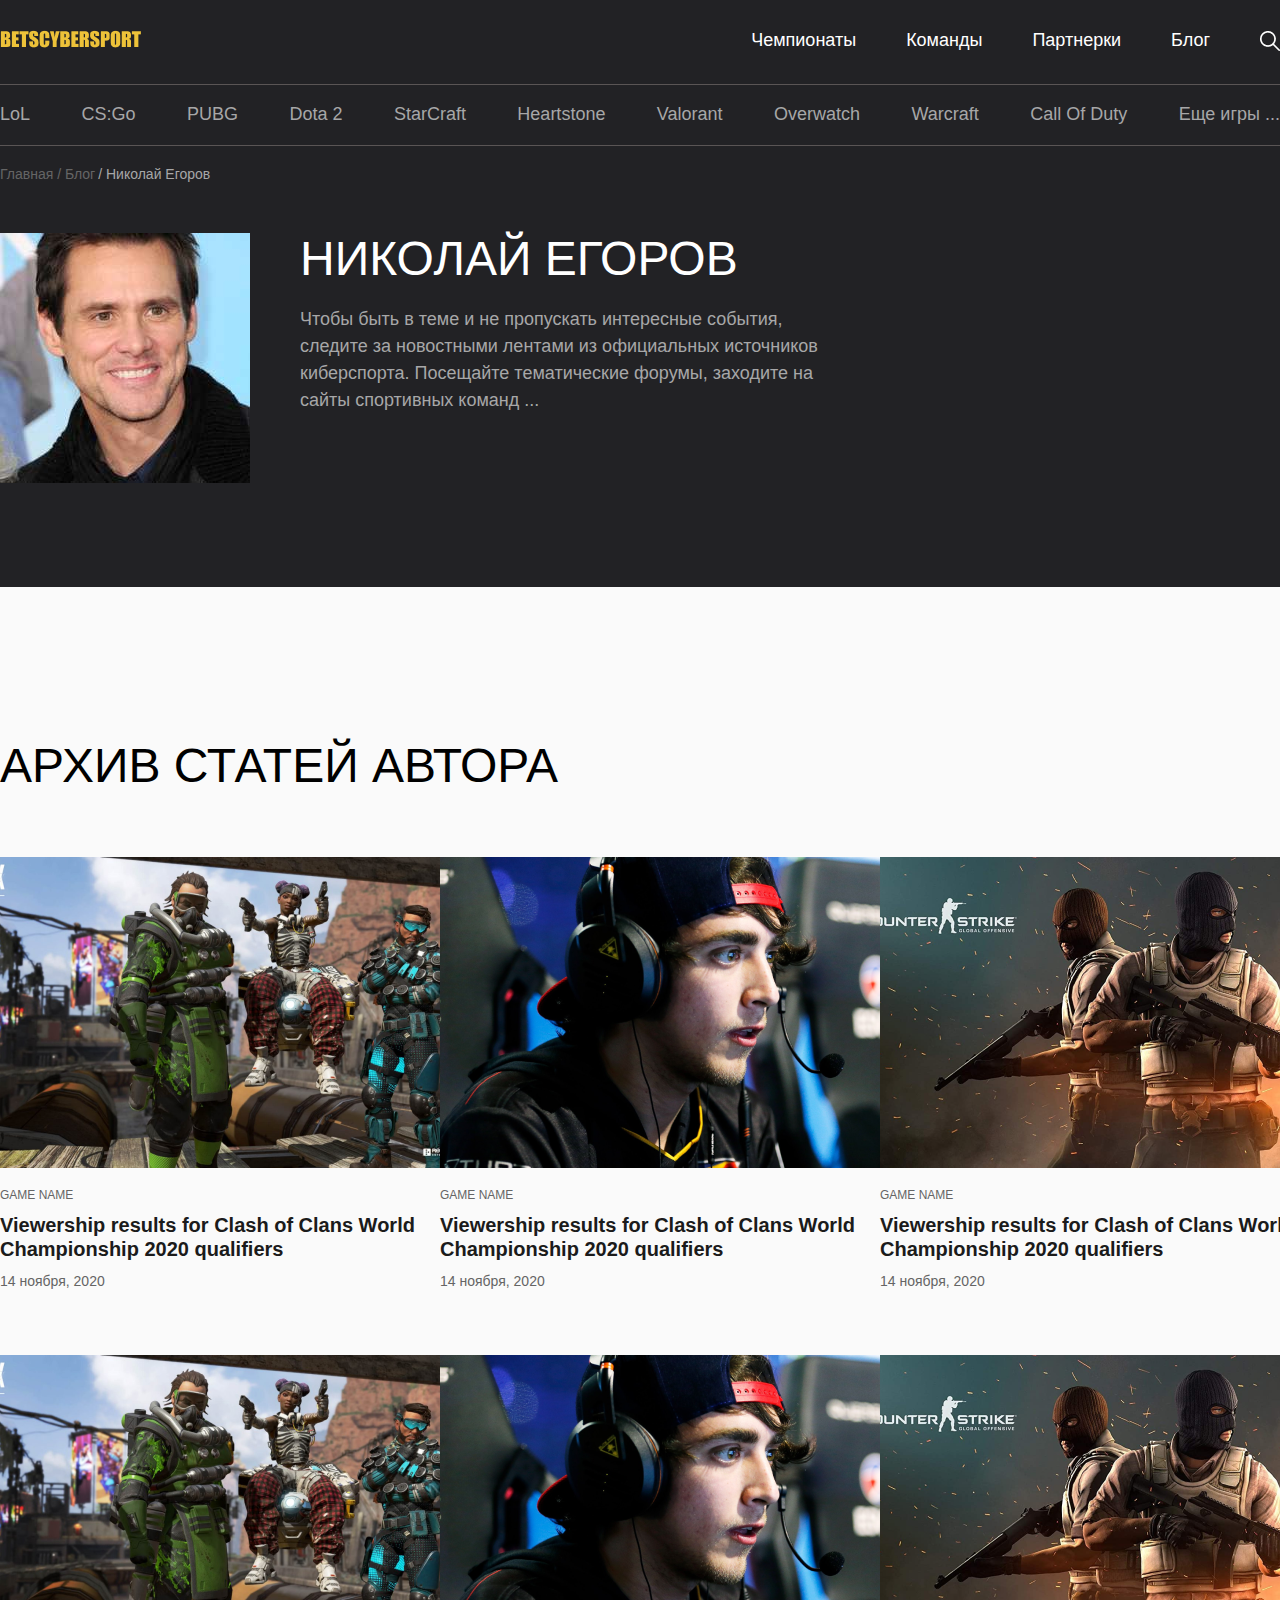
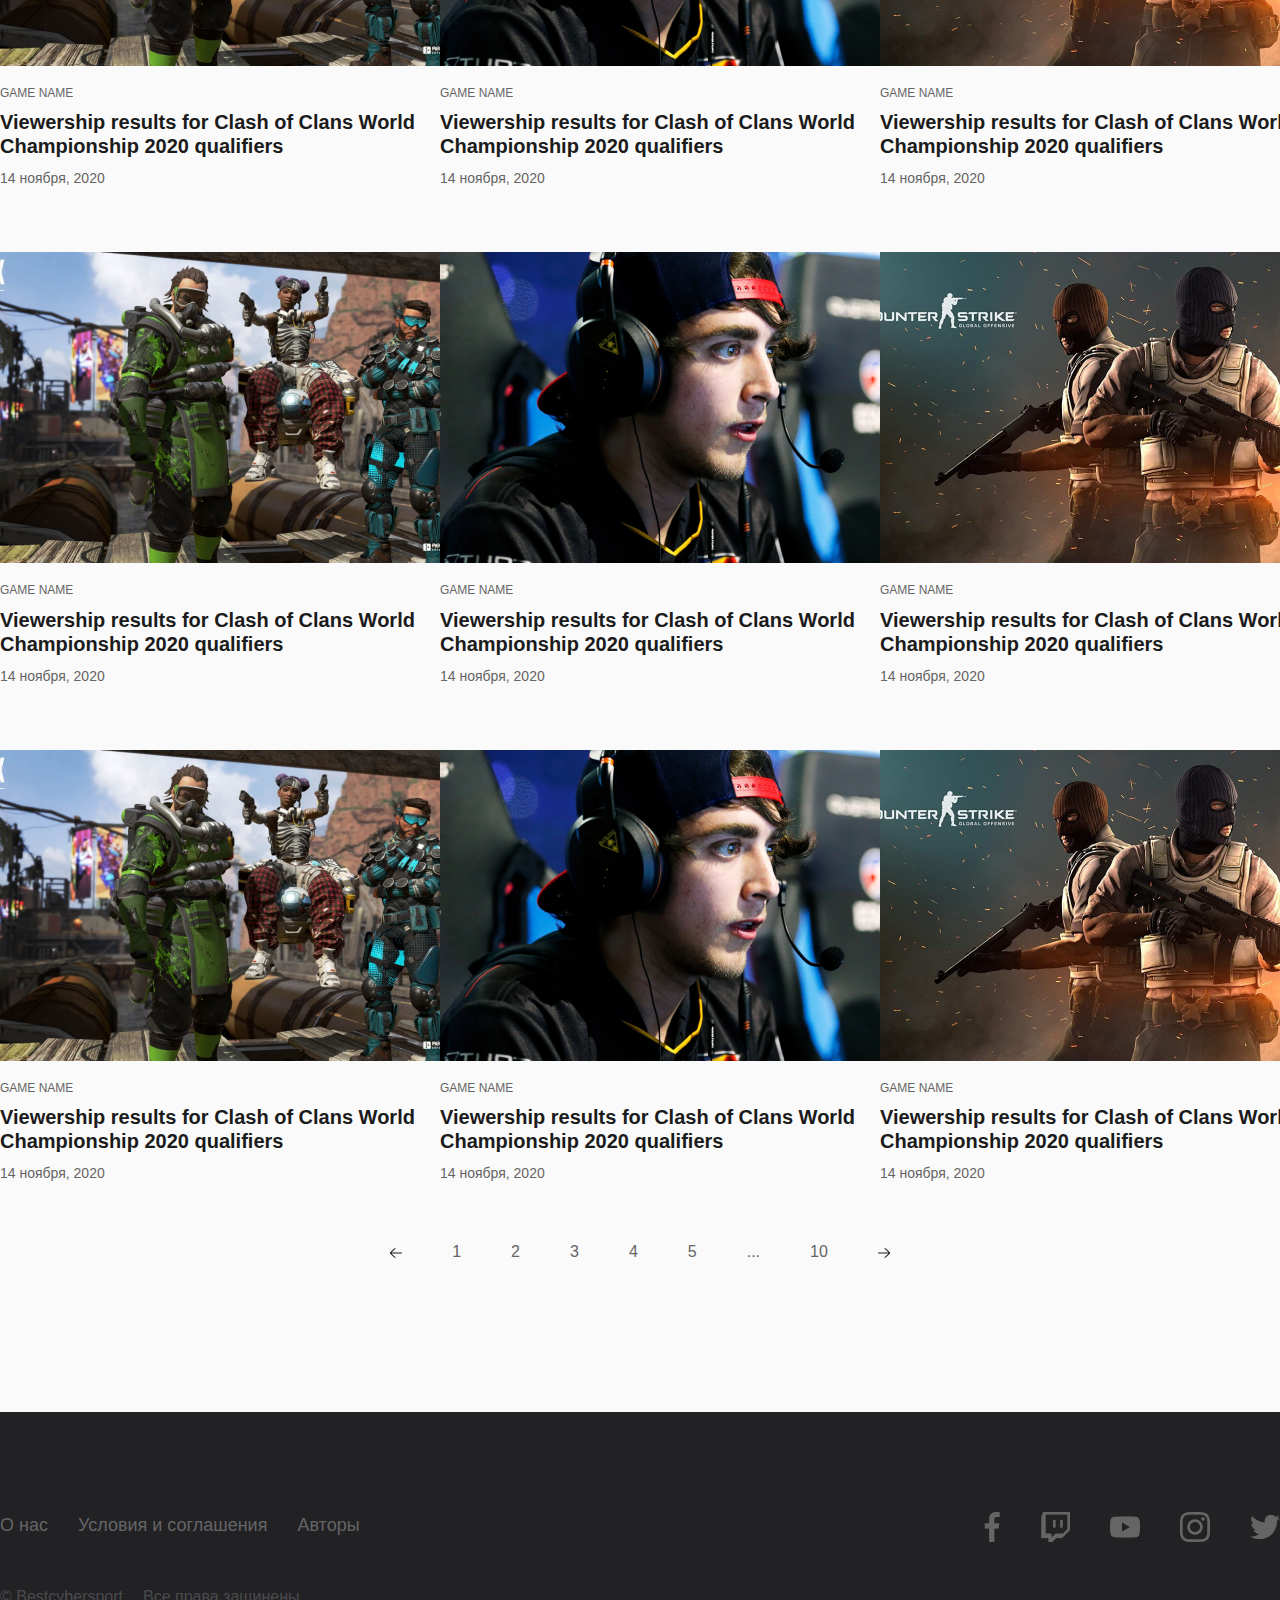
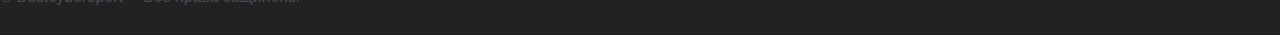
<file: autor.html>
<!DOCTYPE html>
<html lang="en">
<head>
    <meta charset="UTF-8">
    <meta http-equiv="X-UA-Compatible" content="IE=edge">
    <meta name="viewport" content="width=device-width, initial-scale=1.0">
    <title>Document</title>
    <link href="./assets/styles/common.css" rel="stylesheet">
</head>
<body>
    
    <header class="header">
        <div class="container">
            <div class="header__header">
                <div class="header__logo">
                    <a href="index.html"><img src="./assets/images/game-logo.png" alt=""></a>
                </div>
                <div class="header__text">
                    <ul class="header__list">
                        <li class="header__title">
                            <a href="tournaments.html">Чемпионаты</a>
                        </li>
                        <li class="header__title">
                            <a href="team-list.html">Команды</a>
                        </li>
                        <li class="header__title">
                            <a href="partners-list-desctop.html">Партнерки</a>
                        </li>
                        <li class="header__title">
                            <a href="blog-desctop.html">Блог</a>
                        </li>
                    </ul>
                    <img class="header__icon" src="./assets/images/icons/lupa.png" alt="">
                </div>
            </div>
        </div>
    </header>

    <div class="game-games">
        <div class="container">
            <div class="game-games__items">
                <ul class="game-games__list">
                    <li class="game-games__title">LoL</li>
                    <li class="game-games__title">CS:Go</li>
                    <li class="game-games__title">PUBG</li>
                    <li class="game-games__title">Dota 2</li>
                    <li class="game-games__title">StarCraft</li>
                    <li class="game-games__title">Heartstone</li>
                    <li class="game-games__title">Valorant</li>
                    <li class="game-games__title">Overwatch</li>
                    <li class="game-games__title">Warcraft</li>
                    <li class="game-games__title">Call Of Duty</li>
                    <li class="game-games__title">Еще игры ...</li>
                </ul>
            </div>
        </div>
    </div>

    <div class="breadcrumbs">
        <div class="container">
            <div class="breadcrumbs__text">
                <span class="breadcrumbs__title">Главная / Блог<p class="breadcrumbs__sub-title"> / Николай Егоров</p></span> 
            </div>
        </div>
    </div>

    <div class="autor">
        <div class="container">
            <div class="autor__block">
                <div class="autor__img">
                    <img src="./assets/images/autor.png" alt="">
                </div>
                <div class="autor__text">
                    <h2 class="autor__title">Николай Егоров</h2>
                    <p class="autor__sub-title">
                        Чтобы быть в теме и не пропускать интересные события, следите за
                        новостными лентами из официальных источников киберспорта. Посещайте 
                        тематические форумы, заходите на сайты спортивных команд ...
                    </p>
                </div>
            </div>
        </div>
    </div>

   

    <div class="blog">
        <div class="container">
            <div class="autor__header">
                <h2 class="autor__sub-text">
                    Архив статей автора
                </h2>
            </div>
            <div class="blog__block">
                    <div class="blog__news">
                    <div class="game-news__sub-block">
                        <div class="game-news__card">
                            <div class="game-news__card-img">
                                <img src="./assets/images/card-img-one.png" alt="">
                            </div>
                            <p class="game-news__title">Game Name</p>
                            <h3 class="game-news__sub-title">Viewership results for Clash of Clans World Championship 2020 qualifiers</h3>
                            <span class="game-news__text">14 ноября, 2020</span>
                        </div>
                        <div class="game-news__card">
                            <div class="game-news__card-img">
                                <img src="./assets/images/icons/game-card-thoo.png" alt=""> 
                            </div>
                            <p class="game-news__title">Game Name</p>
                            <h3 class="game-news__sub-title">Viewership results for Clash of Clans World Championship 2020 qualifiers</h3>
                            <span class="game-news__text">14 ноября, 2020</span>
                        </div>
                        <div class="game-news__card">
                            <div class="game-news__card-img">
                                <img src="./assets/images/icons/game-card-thee.png" alt="">
                            </div>
                            <p class="game-news__title">Game Name</p>
                            <h3 class="game-news__sub-title">Viewership results for Clash of Clans World Championship 2020 qualifiers</h3>
                            <span class="game-news__text">14 ноября, 2020</span>
                        </div>
                    </div>
    
                    <div class="game-news__block-title">
                        <div class="game-news__sub-block">
                            <div class="game-news__card">
                                <div class="game-news__card-img">
                                    <img src="./assets/images/card-img-one.png" alt="">
                                </div>
                                <p class="game-news__title">Game Name</p>
                                <h3 class="game-news__sub-title">Viewership results for Clash of Clans World Championship 2020 qualifiers</h3>
                                <span class="game-news__text">14 ноября, 2020</span>
                            </div>
                            <div class="game-news__card">
                                <div class="game-news__card-img">
                                    <img src="./assets/images/icons/game-card-thoo.png" alt=""> 
                                </div>
                                <p class="game-news__title">Game Name</p>
                                <h3 class="game-news__sub-title">Viewership results for Clash of Clans World Championship 2020 qualifiers</h3>
                                <span class="game-news__text">14 ноября, 2020</span>
                            </div>
                            <div class="game-news__card">
                                <div class="game-news__card-img">
                                    <img src="./assets/images/icons/game-card-thee.png" alt="">
                                </div>
                                <p class="game-news__title">Game Name</p>
                                <h3 class="game-news__sub-title">Viewership results for Clash of Clans World Championship 2020 qualifiers</h3>
                                <span class="game-news__text">14 ноября, 2020</span>
                            </div>
                        </div>
                        <div class="game-news__sub-block">
                            <div class="game-news__card">
                                <div class="game-news__card-img">
                                    <img src="./assets/images/card-img-one.png" alt="">
                                </div>
                                <p class="game-news__title">Game Name</p>
                                <h3 class="game-news__sub-title">Viewership results for Clash of Clans World Championship 2020 qualifiers</h3>
                                <span class="game-news__text">14 ноября, 2020</span>
                            </div>
                            <div class="game-news__card">
                                <div class="game-news__card-img">
                                    <img src="./assets/images/icons/game-card-thoo.png" alt=""> 
                                </div>
                                <p class="game-news__title">Game Name</p>
                                <h3 class="game-news__sub-title">Viewership results for Clash of Clans World Championship 2020 qualifiers</h3>
                                <span class="game-news__text">14 ноября, 2020</span>
                            </div>
                            <div class="game-news__card">
                                <div class="game-news__card-img">
                                    <img src="./assets/images/icons/game-card-thee.png" alt="">
                                </div>
                                <p class="game-news__title">Game Name</p>
                                <h3 class="game-news__sub-title">Viewership results for Clash of Clans World Championship 2020 qualifiers</h3>
                                <span class="game-news__text">14 ноября, 2020</span>
                            </div>
                        </div>
                        <div class="game-news__sub-block">
                            <div class="game-news__card">
                                <div class="game-news__card-img">
                                    <img src="./assets/images/card-img-one.png" alt="">
                                </div>
                                <p class="game-news__title">Game Name</p>
                                <h3 class="game-news__sub-title">Viewership results for Clash of Clans World Championship 2020 qualifiers</h3>
                                <span class="game-news__text">14 ноября, 2020</span>
                            </div>
                            <div class="game-news__card">
                                <div class="game-news__card-img">
                                    <img src="./assets/images/icons/game-card-thoo.png" alt=""> 
                                </div>
                                <p class="game-news__title">Game Name</p>
                                <h3 class="game-news__sub-title">Viewership results for Clash of Clans World Championship 2020 qualifiers</h3>
                                <span class="game-news__text">14 ноября, 2020</span>
                            </div>
                            <div class="game-news__card">
                                <div class="game-news__card-img">
                                    <img src="./assets/images/icons/game-card-thee.png" alt="">
                                </div>
                                <p class="game-news__title">Game Name</p>
                                <h3 class="game-news__sub-title">Viewership results for Clash of Clans World Championship 2020 qualifiers</h3>
                                <span class="game-news__text">14 ноября, 2020</span>
                            </div>
                        </div>
                        <div class="tournaments__list">
                            <ul class="tournaments__function">
                                <li class="tournaments__pages-img"><img src="./assets/images/Vector12.png" alt=""></li> 
                                <li class="blog__pages">1</li>
                                <li class="blog__pages">2</li>
                                <li class="blog__pages">3</li>
                                <li class="blog__pages">4</li>
                                <li class="blog__pages">5</li>
                                <li class="blog__pages">...</li>
                                <li class="blog__pages">10</li>
                                <li class="tournaments__pages-img"><img src="./assets/images/Vector11.png" alt=""></li>
                            </ul>
                        </div>
                    </div>
                </div>
            </div>
        </div>
    </div>



    







    <footer class="footer">
        <div class="container">
            <div class="footer__items">
                <div class="footer__info">
                    <ul class="footer__list">
                        <li class="footer__title">О  нас</li>
                        <li class="footer__title">Условия и соглашения</li>
                        <li class="footer__title">Авторы</li>
                    </ul>
                    <ul class="footer__sub-list">
                        <li class="footer__sub-title">© Bestcybersport</li>
                        <li class="footer__sub-title">Все права защинены</li>
                    </ul>
                </div>
                <div class="footer__img-block">
                    <div class="footer__socials">
                        <a href="#" target="_blank">
                            <img src="./assets/images/icons/footer-f.png" alt="">
                        </a>
                        <a href="#" target="_blank">
                            <img src="./assets/images/icons/footer-twitch.png" alt="">
                        </a>
                        <a href="#" target="_blank">
                            <img src="./assets/images/icons/footer-youtube.png" alt="">
                        </a>
                        <a href="#" target="_blank">
                            <img src="./assets/images/icons/footer-instagram.png" alt="">
                        </a>
                        <a href="#" target="_blank">
                            <img src="./assets/images/icons/footer-twitter.png" alt="">
                        </a>
                    </div>    
                </div>
            </div>
        </div>
    </footer>
    
    <script src="./assets/scripts/common.js"></script>
</body>
</html>
</file>
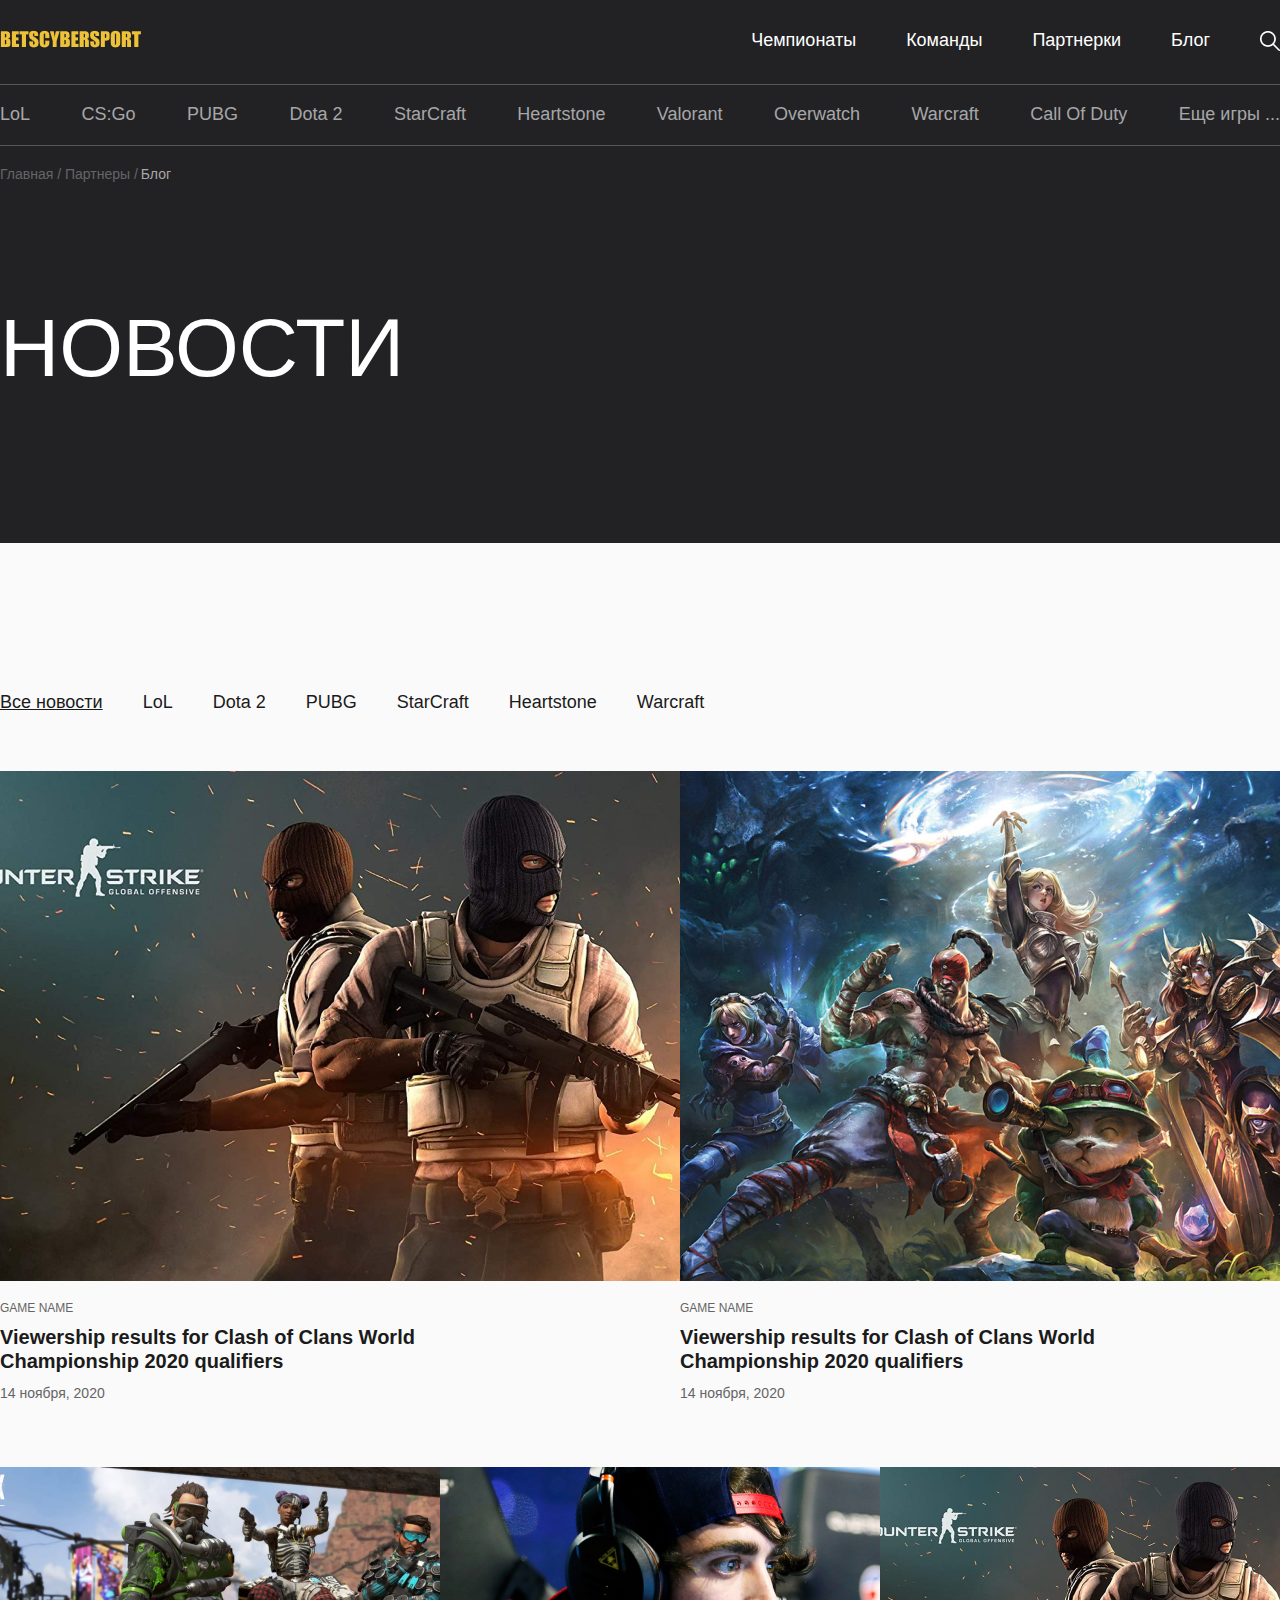
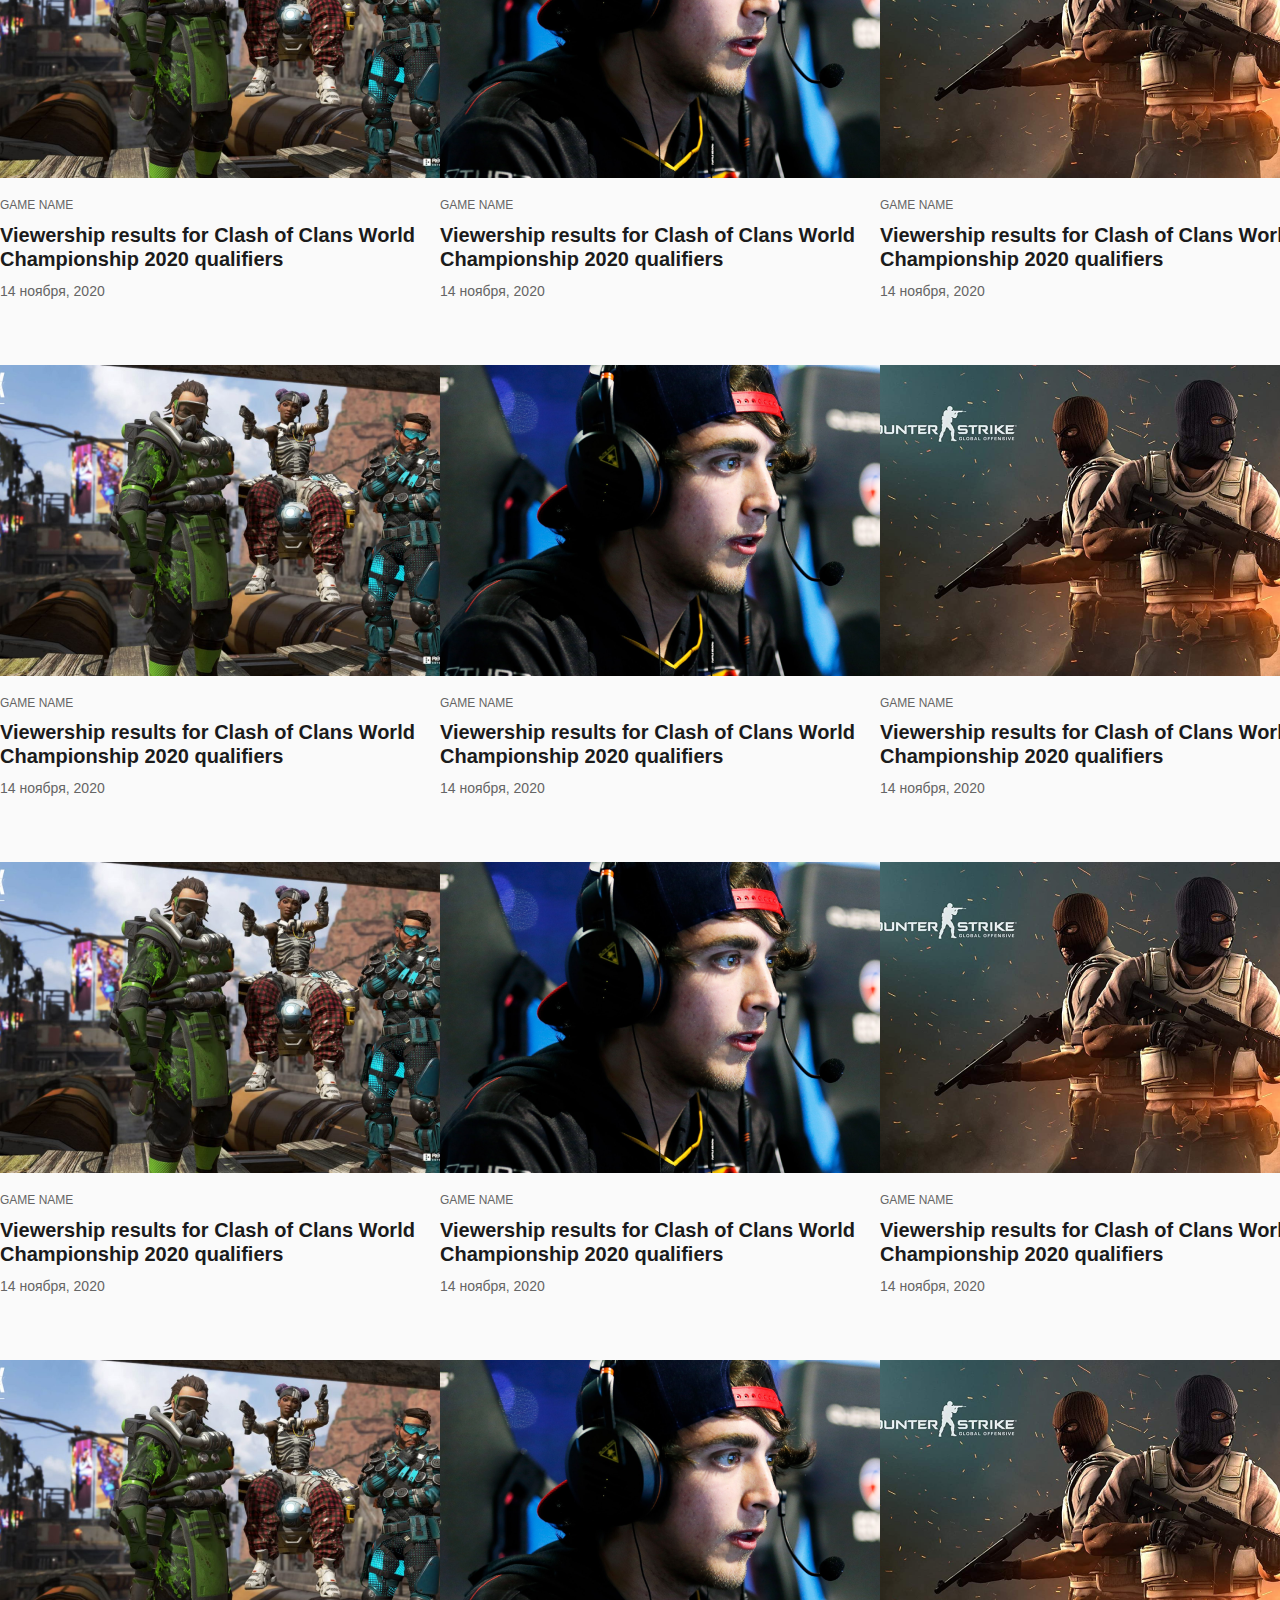
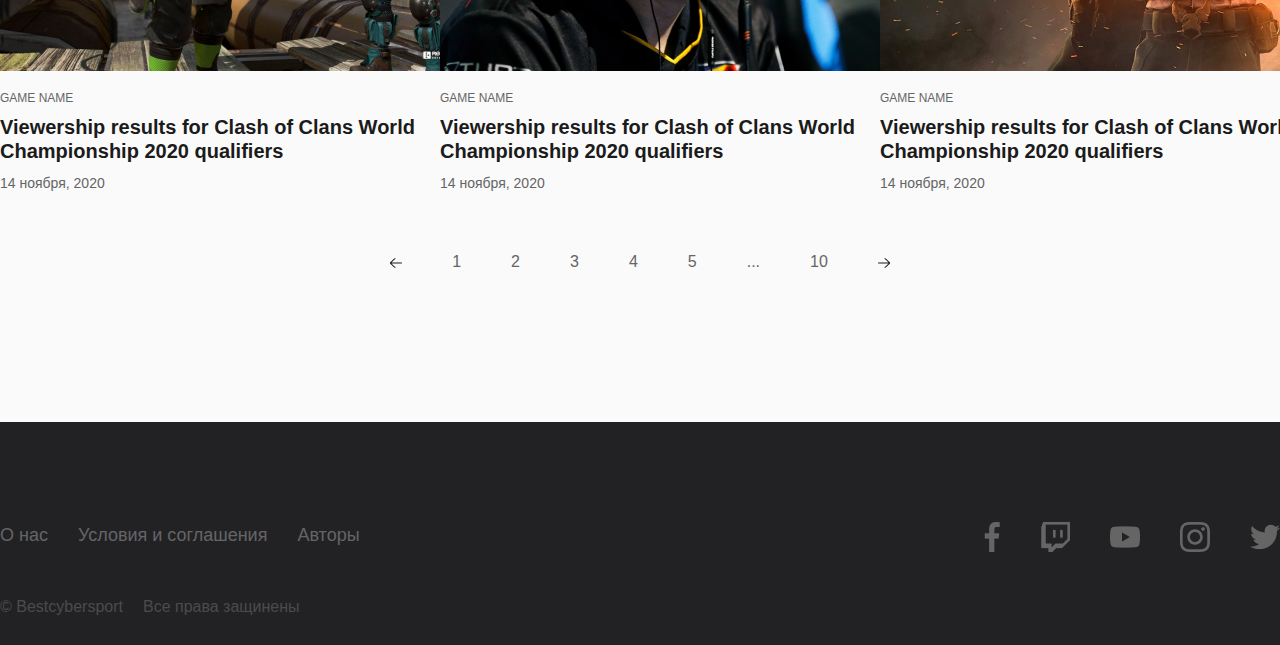
<file: blog-desctop.html>
<!DOCTYPE html>
<html lang="en">
<head>
    <meta charset="UTF-8">
    <meta http-equiv="X-UA-Compatible" content="IE=edge">
    <meta name="viewport" content="width=device-width, initial-scale=1.0">
    <title>Document</title>
    <link href="./assets/styles/common.css" rel="stylesheet">
</head>
<body>
    
    <header class="header">
        <div class="container">
            <div class="header__header">
                <div class="header__logo">
                    <a href="index.html"><img src="./assets/images/game-logo.png" alt=""></a>
                </div>
                <div class="header__text">
                    <ul class="header__list">
                        <li class="header__title">
                            <a href="tournaments.html">Чемпионаты</a>
                        </li>
                        <li class="header__title">
                            <a href="team-list.html">Команды</a>
                        </li>
                        <li class="header__title">
                            <a href="partners-list-desctop.html">Партнерки</a>
                        </li>
                        <li class="header__title">
                            <a href="blog-desctop.html">Блог</a>
                        </li>
                    </ul>
                    <img class="header__icon" src="./assets/images/icons/lupa.png" alt="">
                </div>
            </div>
        </div>
    </header>

    <div class="game-games">
        <div class="container">
            <div class="game-games__items">
                <ul class="game-games__list">
                    <li class="game-games__title">LoL</li>
                    <li class="game-games__title">CS:Go</li>
                    <li class="game-games__title">PUBG</li>
                    <li class="game-games__title">Dota 2</li>
                    <li class="game-games__title">StarCraft</li>
                    <li class="game-games__title">Heartstone</li>
                    <li class="game-games__title">Valorant</li>
                    <li class="game-games__title">Overwatch</li>
                    <li class="game-games__title">Warcraft</li>
                    <li class="game-games__title">Call Of Duty</li>
                    <li class="game-games__title">Еще игры ...</li>
                </ul>
            </div>
        </div>
    </div>

    <div class="breadcrumbs">
        <div class="container">
            <div class="breadcrumbs__text">
                <span class="breadcrumbs__title">Главная / Партнеры /<p class="breadcrumbs__sub-title">Блог</p></span> 
            </div>
        </div>
    </div>

    <div class="blog-news">
        <div class="container">
            <div class="blog-news__block">
                <h1 class="blog-news__text">Новости</h1>
            </div>
        </div>
    </div>

    <div class="blog">
        <div class="container">
            <div class="blog__block">
                <div class="blog__items">
                    <ul class="blog__list">
                        <a href="blog-single-desctop-final.html"><li class="blog__title">Все новости</li></a>
                        <li class="blog__sub-title">LoL</li>
                        <li class="blog__sub-title">Dota 2</li>
                        <li class="blog__sub-title">PUBG</li>
                        <li class="blog__sub-title">StarCraft</li>
                        <li class="blog__sub-title">Heartstone</li>
                        <li class="blog__sub-title">Warcraft</li>
                    </ul>
                </div>
                    <div class="blog__news">
                        <div class="game-news__block">
                            <div class="game-news__card">
                                <div class="game-news__card-img">
                                    <img src="./assets/images/game-name.png" alt="">
                                </div>
                                <p class="game-news__title">Game Name</p>
                                <h3 class="game-news__sub-title">
                                    <a href="blog-single-desctop-final.html">Viewership results for Clash of Clans World Championship 2020 qualifiers</a>
                                </h3>
                                <span class="game-news__text">14 ноября, 2020</span>
                            </div>
                            <div class="game-news__card">
                                <div class="game-news__card-img">
                                    <img src="./assets/images/icons/game-name-too.png" alt="">
                                </div>
                                <p class="game-news__title">Game Name</p>
                                <h3 class="game-news__sub-title">Viewership results for Clash of Clans World Championship 2020 qualifiers</h3>
                                <span class="game-news__text">14 ноября, 2020</span>
                            </div>
                        </div>
                    <div class="game-news__sub-block">
                        <div class="game-news__card">
                            <div class="game-news__card-img">
                                <img src="./assets/images/card-img-one.png" alt="">
                            </div>
                            <p class="game-news__title">Game Name</p>
                            <h3 class="game-news__sub-title">Viewership results for Clash of Clans World Championship 2020 qualifiers</h3>
                            <span class="game-news__text">14 ноября, 2020</span>
                        </div>
                        <div class="game-news__card">
                            <div class="game-news__card-img">
                                <img src="./assets/images/icons/game-card-thoo.png" alt=""> 
                            </div>
                            <p class="game-news__title">Game Name</p>
                            <h3 class="game-news__sub-title">Viewership results for Clash of Clans World Championship 2020 qualifiers</h3>
                            <span class="game-news__text">14 ноября, 2020</span>
                        </div>
                        <div class="game-news__card">
                            <div class="game-news__card-img">
                                <img src="./assets/images/icons/game-card-thee.png" alt="">
                            </div>
                            <p class="game-news__title">Game Name</p>
                            <h3 class="game-news__sub-title">Viewership results for Clash of Clans World Championship 2020 qualifiers</h3>
                            <span class="game-news__text">14 ноября, 2020</span>
                        </div>
                    </div>
    
                    <div class="game-news__block-title">
                        <div class="game-news__sub-block">
                            <div class="game-news__card">
                                <div class="game-news__card-img">
                                    <img src="./assets/images/card-img-one.png" alt="">
                                </div>
                                <p class="game-news__title">Game Name</p>
                                <h3 class="game-news__sub-title">Viewership results for Clash of Clans World Championship 2020 qualifiers</h3>
                                <span class="game-news__text">14 ноября, 2020</span>
                            </div>
                            <div class="game-news__card">
                                <div class="game-news__card-img">
                                    <img src="./assets/images/icons/game-card-thoo.png" alt=""> 
                                </div>
                                <p class="game-news__title">Game Name</p>
                                <h3 class="game-news__sub-title">Viewership results for Clash of Clans World Championship 2020 qualifiers</h3>
                                <span class="game-news__text">14 ноября, 2020</span>
                            </div>
                            <div class="game-news__card">
                                <div class="game-news__card-img">
                                    <img src="./assets/images/icons/game-card-thee.png" alt="">
                                </div>
                                <p class="game-news__title">Game Name</p>
                                <h3 class="game-news__sub-title">Viewership results for Clash of Clans World Championship 2020 qualifiers</h3>
                                <span class="game-news__text">14 ноября, 2020</span>
                            </div>
                        </div>
                        <div class="game-news__sub-block">
                            <div class="game-news__card">
                                <div class="game-news__card-img">
                                    <img src="./assets/images/card-img-one.png" alt="">
                                </div>
                                <p class="game-news__title">Game Name</p>
                                <h3 class="game-news__sub-title">Viewership results for Clash of Clans World Championship 2020 qualifiers</h3>
                                <span class="game-news__text">14 ноября, 2020</span>
                            </div>
                            <div class="game-news__card">
                                <div class="game-news__card-img">
                                    <img src="./assets/images/icons/game-card-thoo.png" alt=""> 
                                </div>
                                <p class="game-news__title">Game Name</p>
                                <h3 class="game-news__sub-title">Viewership results for Clash of Clans World Championship 2020 qualifiers</h3>
                                <span class="game-news__text">14 ноября, 2020</span>
                            </div>
                            <div class="game-news__card">
                                <div class="game-news__card-img">
                                    <img src="./assets/images/icons/game-card-thee.png" alt="">
                                </div>
                                <p class="game-news__title">Game Name</p>
                                <h3 class="game-news__sub-title">Viewership results for Clash of Clans World Championship 2020 qualifiers</h3>
                                <span class="game-news__text">14 ноября, 2020</span>
                            </div>
                        </div>
                        <div class="game-news__sub-block">
                            <div class="game-news__card">
                                <div class="game-news__card-img">
                                    <img src="./assets/images/card-img-one.png" alt="">
                                </div>
                                <p class="game-news__title">Game Name</p>
                                <h3 class="game-news__sub-title">Viewership results for Clash of Clans World Championship 2020 qualifiers</h3>
                                <span class="game-news__text">14 ноября, 2020</span>
                            </div>
                            <div class="game-news__card">
                                <div class="game-news__card-img">
                                    <img src="./assets/images/icons/game-card-thoo.png" alt=""> 
                                </div>
                                <p class="game-news__title">Game Name</p>
                                <h3 class="game-news__sub-title">Viewership results for Clash of Clans World Championship 2020 qualifiers</h3>
                                <span class="game-news__text">14 ноября, 2020</span>
                            </div>
                            <div class="game-news__card">
                                <div class="game-news__card-img">
                                    <img src="./assets/images/icons/game-card-thee.png" alt="">
                                </div>
                                <p class="game-news__title">Game Name</p>
                                <h3 class="game-news__sub-title">Viewership results for Clash of Clans World Championship 2020 qualifiers</h3>
                                <span class="game-news__text">14 ноября, 2020</span>
                            </div>
                        </div>
                        <div class="tournaments__list">
                            <ul class="tournaments__function">
                                <li class="tournaments__pages-img"><img src="./assets/images/Vector12.png" alt=""></li> 
                                <li class="blog__pages">1</li>
                                <li class="blog__pages">2</li>
                                <li class="blog__pages">3</li>
                                <li class="blog__pages">4</li>
                                <li class="blog__pages">5</li>
                                <li class="blog__pages">...</li>
                                <li class="blog__pages">10</li>
                                <li class="tournaments__pages-img"><img src="./assets/images/Vector11.png" alt=""></li>
                            </ul>
                        </div>
                    </div>
                </div>
            </div>
        </div>
    </div>



    







    <footer class="footer">
        <div class="container">
            <div class="footer__items">
                <div class="footer__info">
                    <ul class="footer__list">
                        <li class="footer__title">О  нас</li>
                        <li class="footer__title">Условия и соглашения</li>
                        <li class="footer__title">Авторы</li>
                    </ul>
                    <ul class="footer__sub-list">
                        <li class="footer__sub-title">© Bestcybersport</li>
                        <li class="footer__sub-title">Все права защинены</li>
                    </ul>
                </div>
                <div class="footer__img-block">
                    <div class="footer__socials">
                        <a href="#" target="_blank">
                            <img src="./assets/images/icons/footer-f.png" alt="">
                        </a>
                        <a href="#" target="_blank">
                            <img src="./assets/images/icons/footer-twitch.png" alt="">
                        </a>
                        <a href="#" target="_blank">
                            <img src="./assets/images/icons/footer-youtube.png" alt="">
                        </a>
                        <a href="#" target="_blank">
                            <img src="./assets/images/icons/footer-instagram.png" alt="">
                        </a>
                        <a href="#" target="_blank">
                            <img src="./assets/images/icons/footer-twitter.png" alt="">
                        </a>
                    </div>    
                </div>
            </div>
        </div>
    </footer>
    
    <script src="./assets/scripts/common.js"></script>
</body>
</html>
</file>
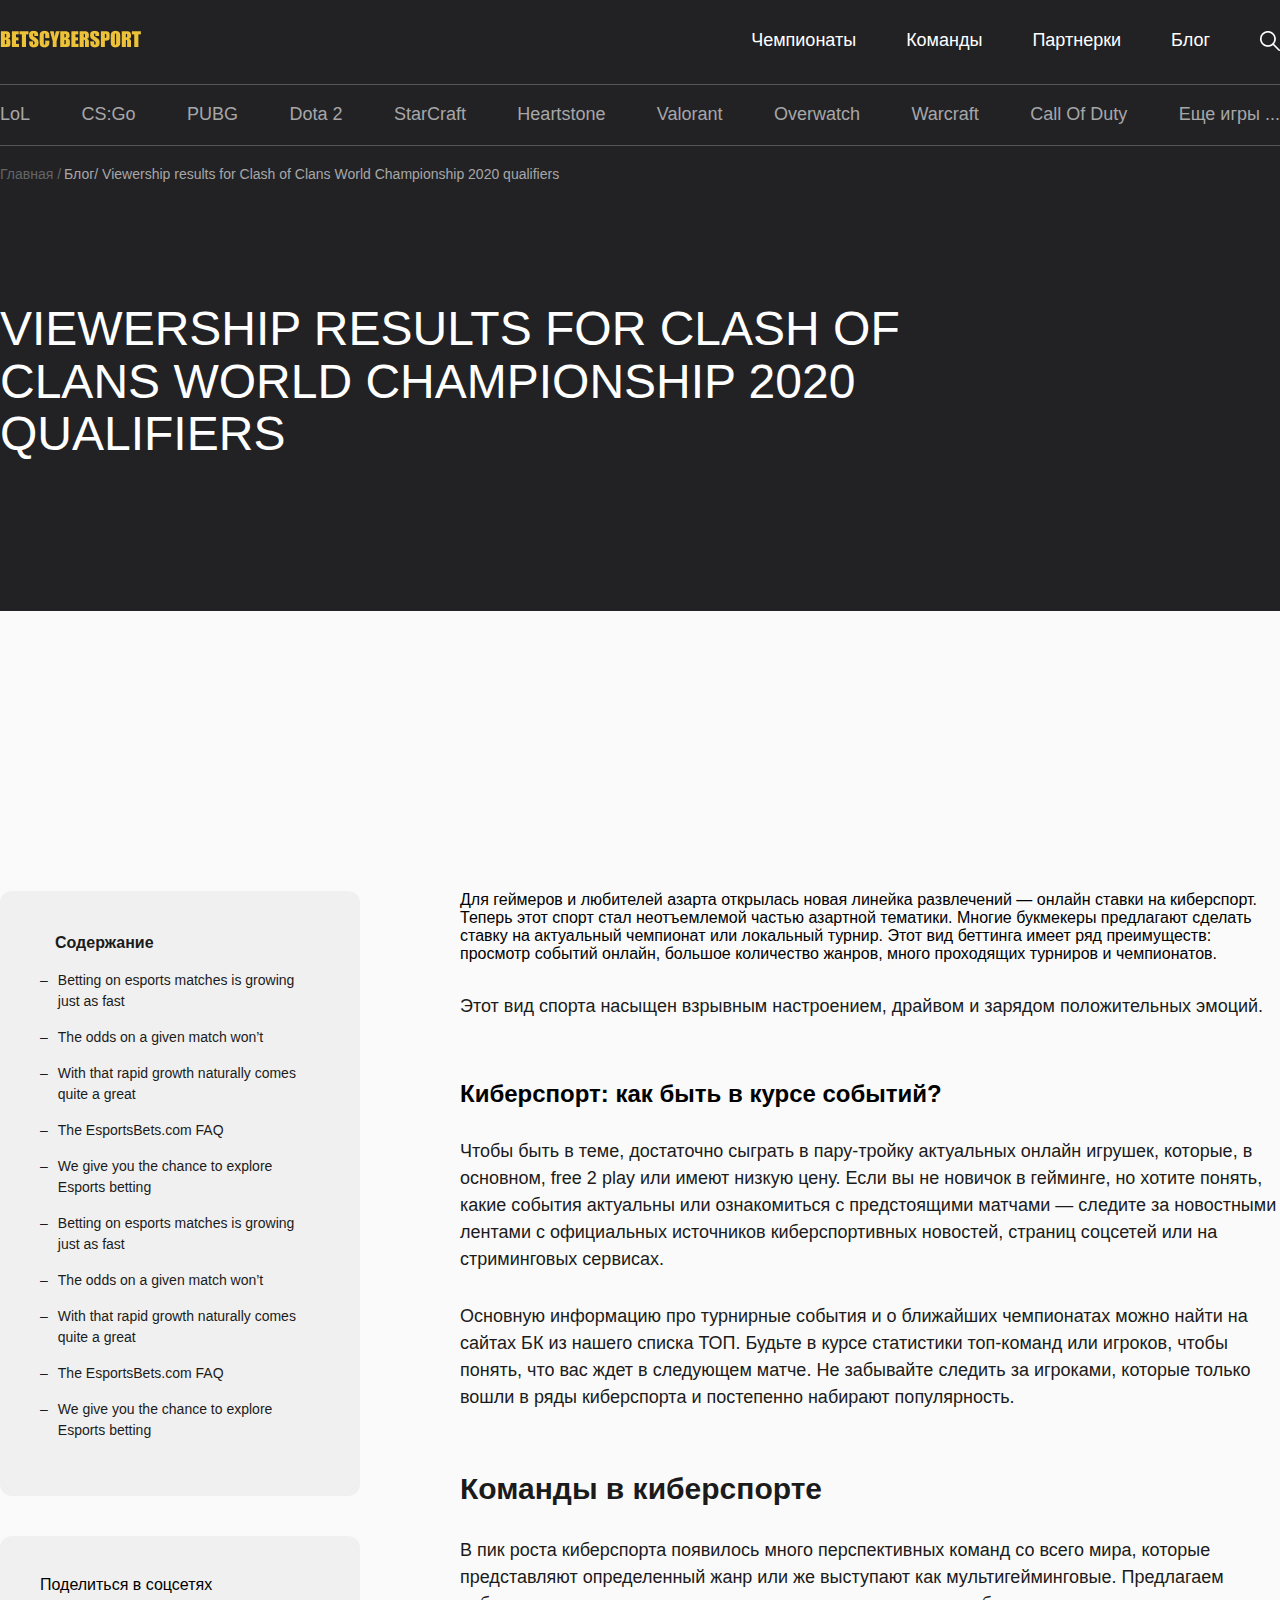
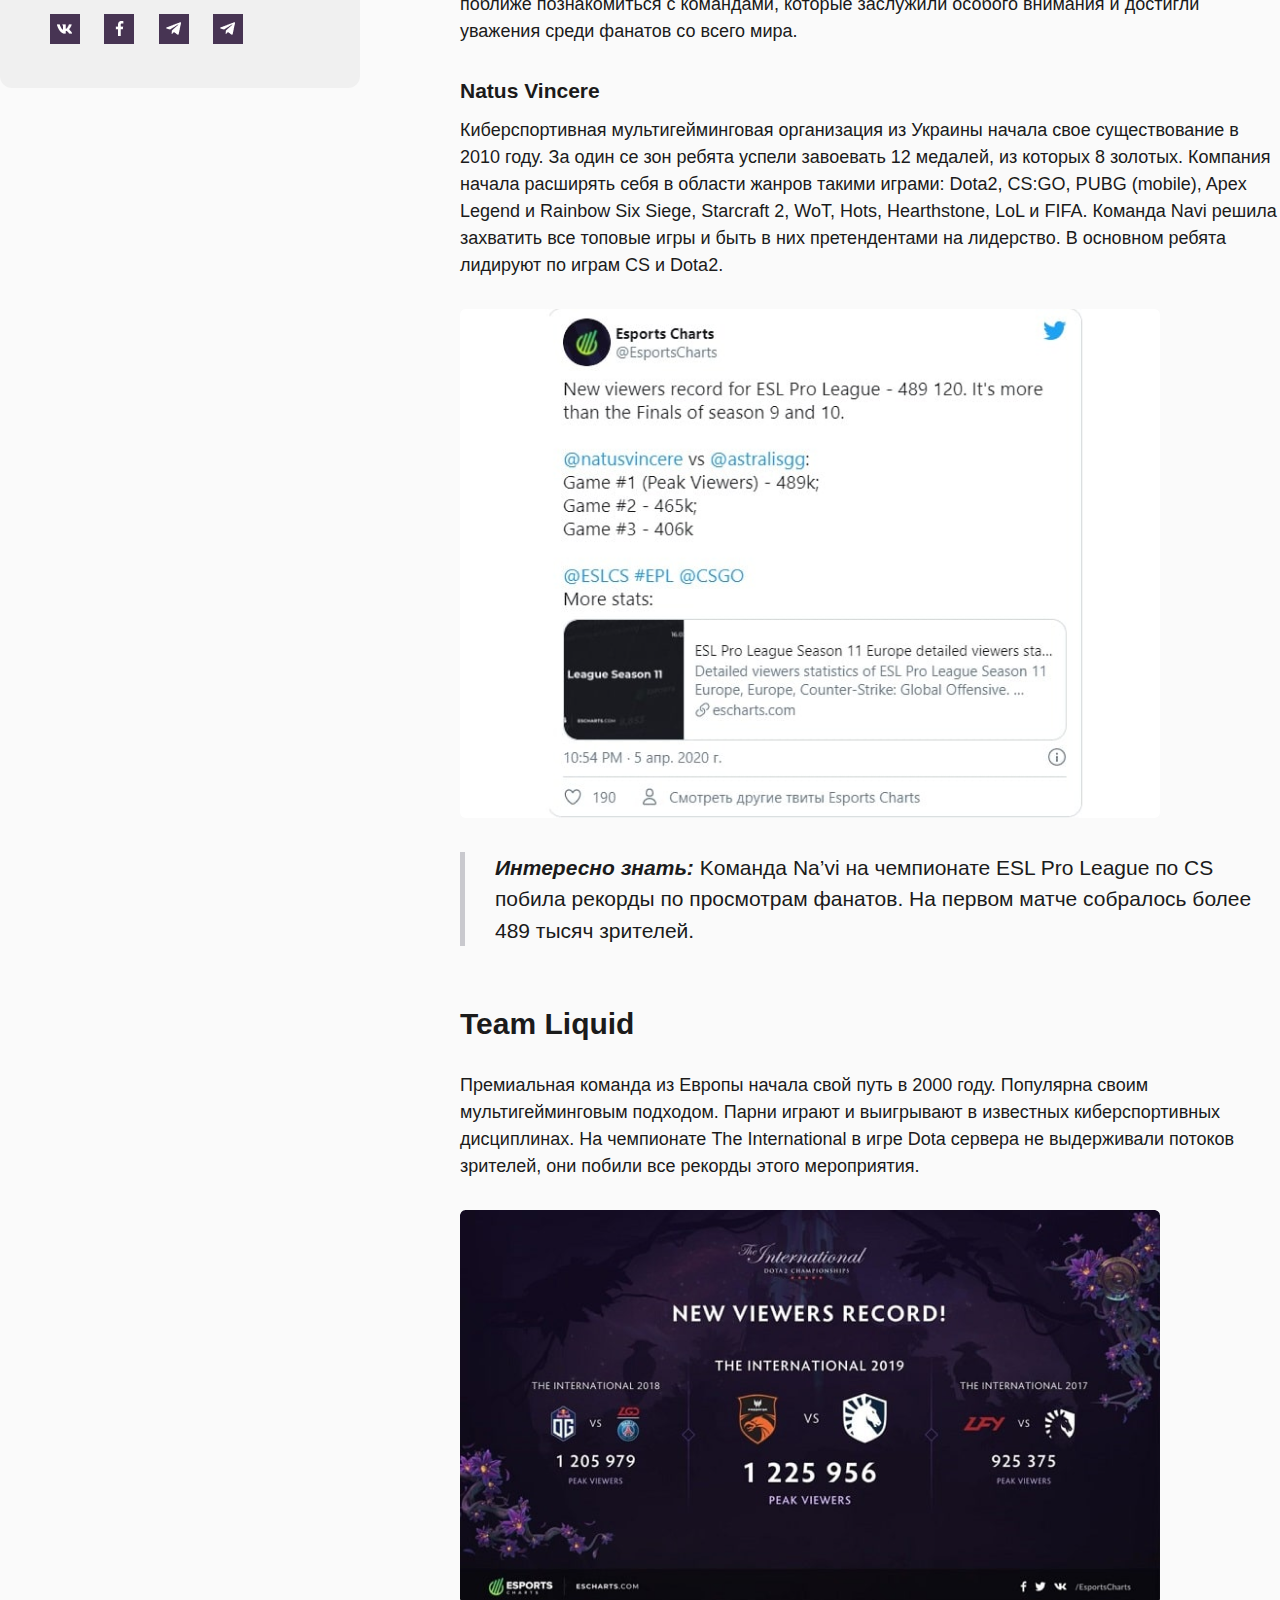
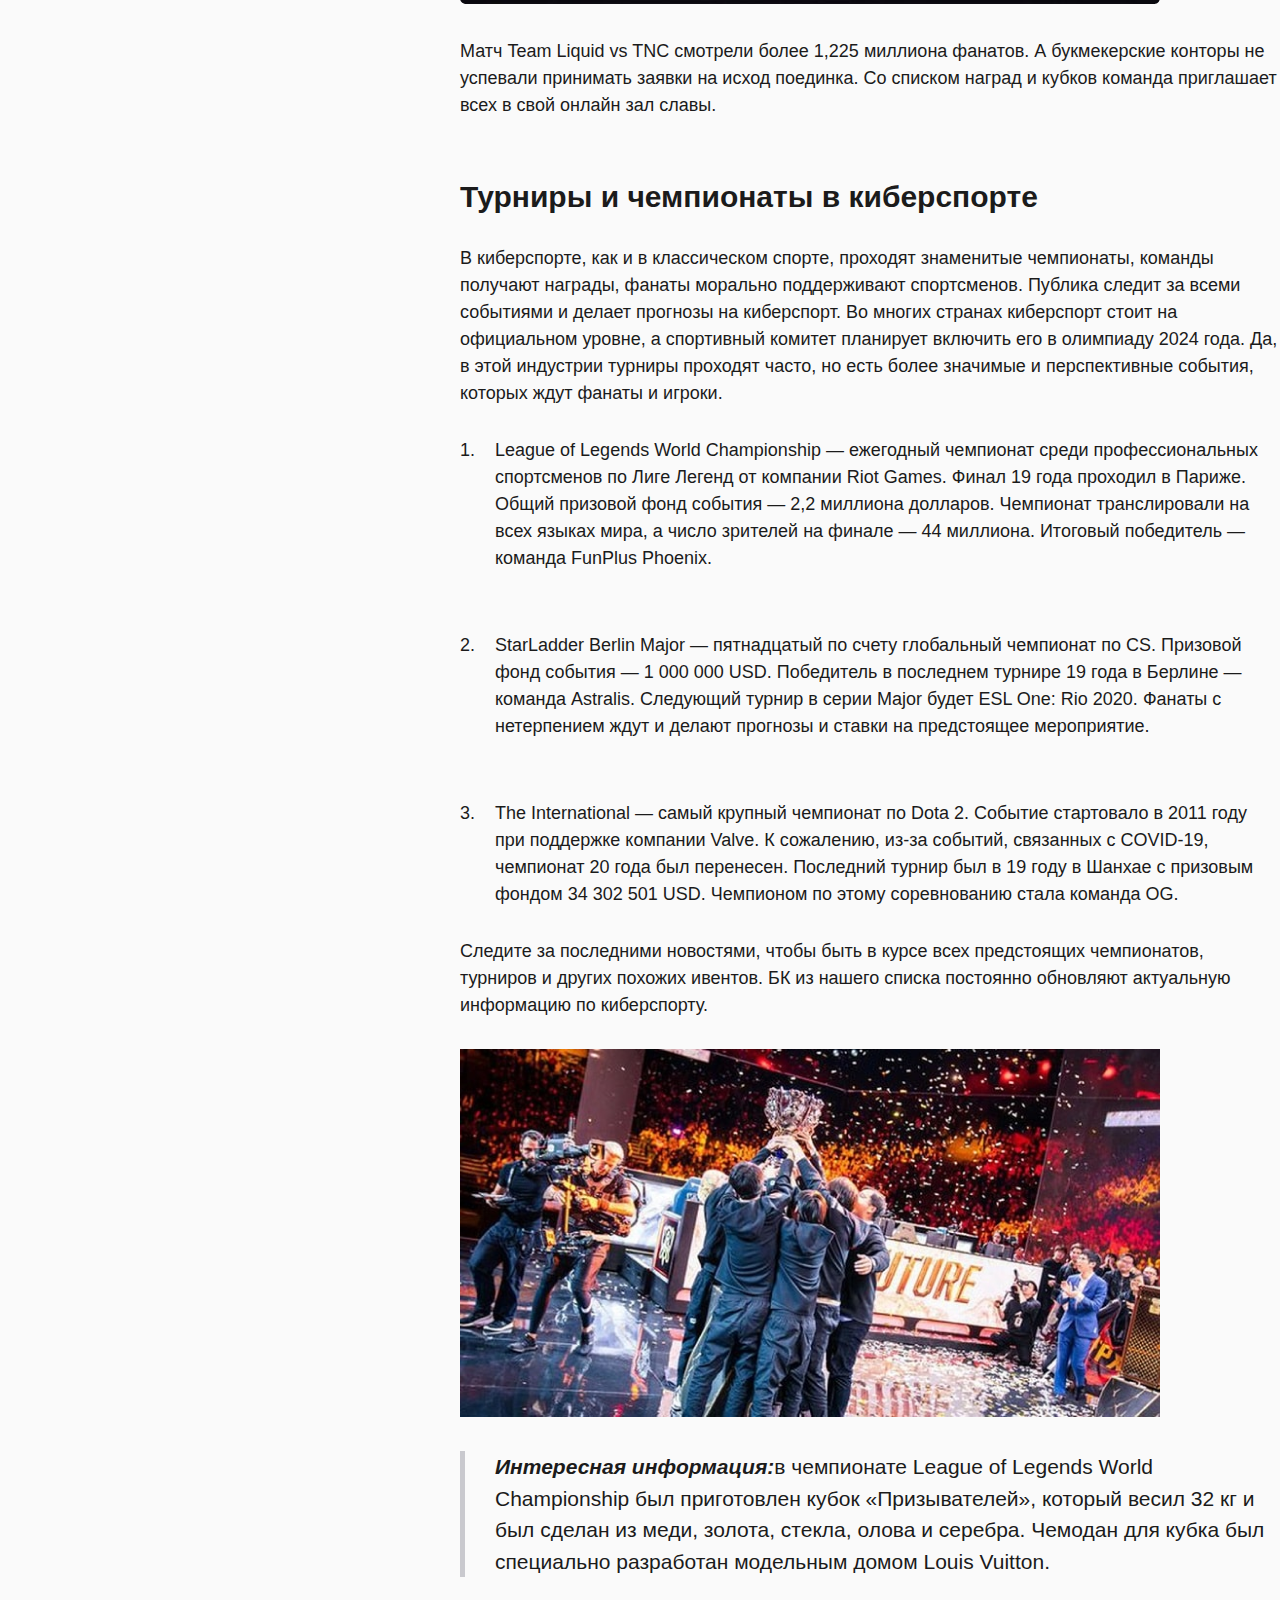
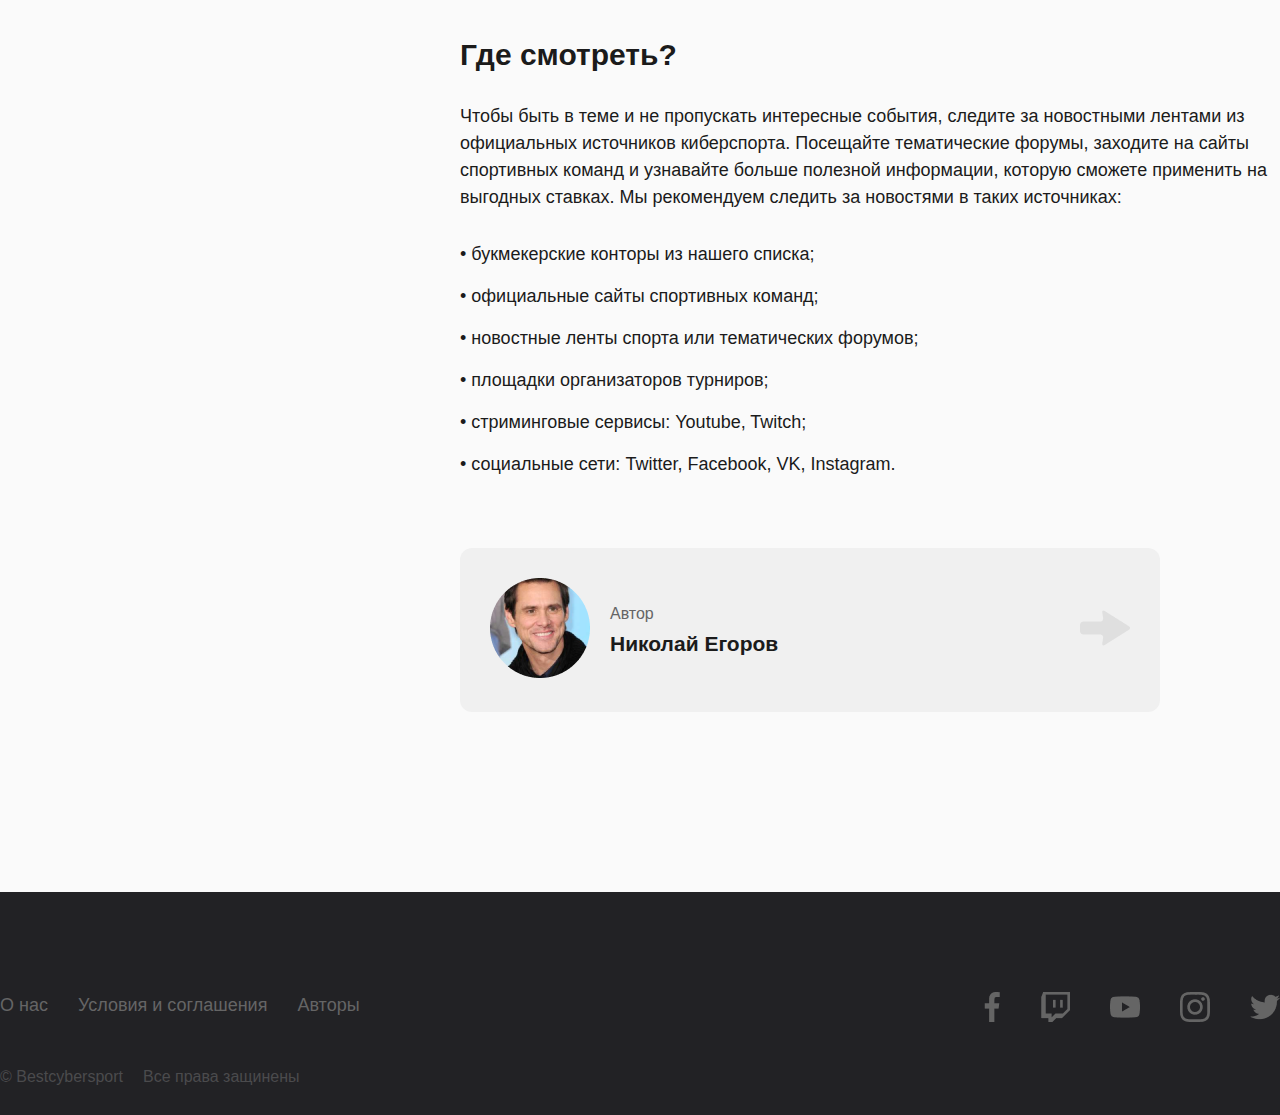
<file: blog-single-desctop-final.html>
<!DOCTYPE html>
<html lang="en">
<head>
    <meta charset="UTF-8">
    <meta http-equiv="X-UA-Compatible" content="IE=edge">
    <meta name="viewport" content="width=device-width, initial-scale=1.0">
    <title>Document</title>
    <link href="./assets/styles/common.css" rel="stylesheet">
</head>
<body>
    
    <header class="header">
        <div class="container">
            <div class="header__header">
                <div class="header__logo">
                    <a href="index.html"><img src="./assets/images/game-logo.png" alt=""></a>
                </div>
                <div class="header__text">
                    <ul class="header__list">
                        <li class="header__title">
                            <a href="tournaments.html">Чемпионаты</a>
                        </li>
                        <li class="header__title">
                            <a href="team-list.html">Команды</a>
                        </li>
                        <li class="header__title">
                            <a href="partners-list-desctop.html">Партнерки</a>
                        </li>
                        <li class="header__title">
                            <a href="blog-desctop.html">Блог</a>
                        </li>
                    </ul>
                    <img class="header__icon" src="./assets/images/icons/lupa.png" alt="">
                </div>
            </div>
        </div>
    </header>

    <div class="game-games">
        <div class="container">
            <div class="game-games__items">
                <ul class="game-games__list">
                    <li class="game-games__title">LoL</li>
                    <li class="game-games__title">CS:Go</li>
                    <li class="game-games__title">PUBG</li>
                    <li class="game-games__title">Dota 2</li>
                    <li class="game-games__title">StarCraft</li>
                    <li class="game-games__title">Heartstone</li>
                    <li class="game-games__title">Valorant</li>
                    <li class="game-games__title">Overwatch</li>
                    <li class="game-games__title">Warcraft</li>
                    <li class="game-games__title">Call Of Duty</li>
                    <li class="game-games__title">Еще игры ...</li>
                </ul>
            </div>
        </div>
    </div>

    <div class="breadcrumbs">
        <div class="container">
            <div class="breadcrumbs__text">
                <span class="breadcrumbs__title">Главная / <p class="breadcrumbs__sub-title">Блог/ Viewership results for Clash of Clans World Championship 2020 qualifiers</p></span> 
            </div>
        </div>
    </div>

    <div div class="single">
        <div class="container">
            <div class="single__block">
                <h1 class="single__text">
                    Viewership results for Clash of Clans World Championship 2020 qualifiers
                </h1>
            </div>
        </div>
    </div>

    

    <div class="news">
        <div class="container">
            <div class="news__items">
                <div class="news__block">
                    <div class="side part">
                        <div class="news__content">
                            <ul class="news__list">
                                <li class="news__sub-title-header">Содержание</li>
                                <li class="news__sub-title">Betting on esports matches is growing just as fast</li>
                                <li class="news__sub-title">The odds on a given match won’t</li>
                                <li class="news__sub-title">With that rapid growth naturally comes quite a great</li>
                                <li class="news__sub-title">The EsportsBets.com FAQ</li>
                                <li class="news__sub-title">We give you the chance to explore Esports betting</li>
                                <li class="news__sub-title">Betting on esports matches is growing just as fast</li>
                                <li class="news__sub-title">The odds on a given match won’t</li>
                                <li class="news__sub-title">With that rapid growth naturally comes quite a great</li>
                                <li class="news__sub-title">The EsportsBets.com FAQ</li>
                                <li class="news__sub-title">We give you the chance to explore Esports betting</li>
                            </ul>
                            <div class="news__social">
                                <div class="news__social-text">
                                    <span class="news__social-title">Поделиться в соцсетях</span>
                                </div>
                                <div class="news__social-img">
                                    <img class="news__icon" src="./assets/images/icons/ВК.png" alt="">
                                    <img class="news__icon" src="./assets/images/icons/ФБ.png" alt="">
                                    <img class="news__icon" src="./assets/images/icons/Телеграм.png" alt="">
                                    <img class="news__icon" src="./assets/images/icons/Телеграм.png" alt="">
                                </div>
                                
                            </div>
                        </div>
                    </div>

                    <div class="central part">
                        <div class="newspaper">
                            <div class="container">
                                <div class="newspaper__info">
                                    <p>
                                        Для геймеров и любителей азарта открылась новая линейка развлечений — онлайн ставки на киберспорт. 
                                        Теперь этот спорт стал неотъемлемой частью азартной тематики. 
                                        Многие букмекеры предлагают сделать ставку на актуальный чемпионат или локальный турнир.
                                        Этот вид беттинга имеет ряд преимуществ: просмотр событий онлайн, большое количество жанров, много проходящих турниров и чемпионатов.    
                                    </p>
                                    <p class="newspaper__sub-title">
                                        Этот вид спорта насыщен взрывным настроением, драйвом и зарядом положительных эмоций.
                                    </p>
                                    <h2 class="newspaper__titel">Киберспорт: как быть в курсе событий?</h2>
                                    <div class="newspaper__title">
                                        
                                        Чтобы быть в теме, достаточно сыграть в пару-тройку актуальных онлайн игрушек, которые, в основном, free 2 play или имеют низкую цену.
                                        Если вы не новичок в гейминге, но хотите понять, какие события актуальны или ознакомиться с предстоящими матчами — следите за новостными
                                        лентами с официальных источников киберспортивных новостей, страниц соцсетей или на стриминговых сервисах.
                                    </div>
                                        <div class="newspaper__sub-title">
                                            Основную информацию про турнирные события и о ближайших чемпионатах можно найти на сайтах БК из нашего списка ТОП. 
                                            Будьте в курсе статистики топ-команд или игроков, чтобы понять,
                                            что вас ждет в следующем матче. Не забывайте следить за игроками, которые только вошли в ряды киберспорта и постепенно набирают популярность.
                                        </div>
                                        <div class="newspaper__header-text">Команды в киберспорте</div>
                                        <div class="newspaper__title">
                                            В пик роста киберспорта появилось много перспективных команд со всего мира, которые представляют определенный жанр или же выступают как мультигейминговые.
                                            Предлагаем поближе познакомиться с командами, которые заслужили особого внимания и достигли уважения среди фанатов со всего мира.
                                        </div>
                                        <div class="newspaper__title-text">Natus Vincere</div>
                                        <div class="newspaper__title">
                                            Киберспортивная мультигейминговая организация из Украины начала свое существование в 2010 году. За один се зон ребята успели завоевать 12 медалей, из которых 8 золотых.
                                            Компания начала расширять себя в области жанров такими играми: Dota2, CS:GO, PUBG (mobile), Apex Legend и Rainbow Six Siege, Starcraft 2, WoT, Hots, Hearthstone, LoL и FIFA.
                                            Команда Navi решила захватить все топовые игры и быть в них претендентами на лидерство. В основном ребята лидируют по играм CS и Dota2.
                                        </div>
                                        <div class="newspaper__img">
                                            <img src="./assets/images/esl-pro-league-twitter 1.png" alt="">
                                        </div>
                                        <div class="newspaper__text-block">
                                            <p class="newspaper__sub-text">
                                                <span class="newspaper__header-sub-text">Интересно знать:</span> Kоманда Na’vi на чемпионате ESL Pro League 
                                                по CS побила рекорды по просмотрам фанатов. 
                                                На первом матче собралось более 489 тысяч зрителей.
                                            </p>
                                        </div>
                                        <div class="newspaper__header-text">Team Liquid</div>
                                        <div class="newspaper__title">
                                            Премиальная команда из Европы начала свой путь в 2000 году. Популярна своим мультигейминговым подходом. Парни играют и выигрывают 
                                            в известных киберспортивных дисциплинах.
                                            На чемпионате The International в игре Dota сервера не выдерживали потоков зрителей, они побили все рекорды этого мероприятия.
                                        </div>
                                        <div class="newspaper__img">
                                            <img src="./assets/images/the-international-dota-2 1.png" alt="">
                                        </div>
                                        <div class="newspaper__title">
                                            Матч Team Liquid vs TNC смотрели более 1,225 миллиона фанатов.
                                            А букмекерские конторы не успевали принимать заявки на исход поединка. 
                                            Со списком наград и кубков команда приглашает всех в свой онлайн зал славы.
                                        </div>
                                        <div class="newspaper__header-text">Турниры и чемпионаты в киберспорте</div>
                                        <div class="newspaper__sub-title">
                                            В киберспорте, как и в классическом спорте, проходят знаменитые чемпионаты, команды получают награды, фанаты морально поддерживают спортсменов. 
                                            Публика следит за всеми событиями и делает прогнозы на киберспорт. Во многих странах киберспорт стоит на официальном уровне, а спортивный комитет планирует 
                                            включить его в олимпиаду 2024 года. Да, в этой индустрии турниры проходят часто, но есть более значимые и перспективные события, которых ждут фанаты и игроки.
                                        </div>
                                        <div class="newspaper__block-title">
                                            <div class="newspaper__number">1.</div>
                                            <div class="newspaper__sub-title-text">
                                                League of Legends World Championship — ежегодный чемпионат среди профессиональных спортсменов по 
                                                Лиге Легенд от компании Riot Games. Финал 19 года проходил в Париже. Общий призовой 
                                                фонд события — 2,2 миллиона долларов. Чемпионат транслировали на всех языках мира,
                                                а число зрителей на финале — 44 миллиона. Итоговый победитель — команда FunPlus Phoenix.
                                            </div>
                                        </div>
                                        <div class="newspaper__block-title">
                                            <div class="newspaper__number">2.</div>
                                            <div class="newspaper__sub-title-text">
                                                StarLadder Berlin Major — пятнадцатый по счету глобальный чемпионат по CS. 
                                                Призовой фонд события — 1 000 000 USD. Победитель в последнем турнире 19 года в Берлине — команда Astralis. 
                                                Следующий турнир в серии Major будет ESL One: Rio 2020. Фанаты с нетерпением ждут и делают прогнозы и ставки на предстоящее мероприятие.
                                            </div>
                                        </div>
                                        <div class="newspaper__block-title">
                                            <div class="newspaper__number">3.</div>
                                            <div class="newspaper__sub-title-text">
                                                The International — самый крупный чемпионат по Dota 2. Событие стартовало в 2011 году при поддержке компании Valve. 
                                                К сожалению, из-за событий, связанных с COVID-19, чемпионат 20 года был перенесен. Последний турнир был в 19 году в 
                                                Шанхае с призовым фондом 34 302 501 USD. Чемпионом по этому соревнованию стала команда OG.
                                            </div>
                                        </div>
                                        <div class="newspaper__title">
                                            Следите за последними новостями, чтобы быть в курсе всех предстоящих чемпионатов, турниров и других похожих ивентов. 
                                            БК из нашего списка постоянно обновляют актуальную информацию по киберспорту.
                                        </div>
                                        <div class="newspaper__img">
                                            <img src="./assets/images/lol-world-championship 1.png" alt="">
                                        </div>
                                        <div class="newspaper__text-block">
                                            <p class="newspaper__sub-text">
                                                <span class="newspaper__header-sub-text">Интересная информация:</span>в чемпионате League of Legends World Championship
                                                 был приготовлен кубок «Призывателей», который весил 32 кг и был сделан из меди, золота, стекла, олова и серебра. 
                                                 Чемодан для кубка был специально разработан модельным домом Louis Vuitton.
                                            </p>
                                        </div>
                                        <div class="newspaper__header-text">Где смотреть?</div>
                                        <div class="newspaper__title">
                                            Чтобы быть в теме и не пропускать интересные события, следите за новостными лентами из официальных источников киберспорта. 
                                            Посещайте тематические форумы, заходите на сайты спортивных команд и узнавайте больше полезной информации, которую сможете 
                                            применить на выгодных ставках. Мы рекомендуем следить за новостями в таких источниках:
                                        </div>
                                        <div class="newspaper__block-info">
                                            <div class="newspaper__sub-info">
                                                • букмекерские конторы из нашего списка;
                                            </div>
                                            <div class="newspaper__sub-info">
                                                • официальные сайты спортивных команд;
                                            </div>
                                            <div class="newspaper__sub-info">
                                                • новостные ленты спорта или тематических форумов;
                                            </div>
                                            <div class="newspaper__sub-info">
                                                • площадки организаторов турниров;
                                            </div>
                                            <div class="newspaper__sub-info">
                                                • стриминговые сервисы: Youtube, Twitch;
                                            </div>
                                            <div class="newspaper__sub-info">
                                                • социальные сети: Twitter, Facebook, VK, Instagram.
                                            </div>
                                        </div>
                                </div>
                                <div class="single-card">
                                    <div class="container">
                                        <div class="single-card__block">
                                            <div class="single-card__card">
                                                <div>
                                                    <img src="./assets/images/nikolay.png" alt="">
                                                </div>
                                                <div class="single-card__text">
                                                    <h3 class="single-card__title">Автор</h3>
                                                    <p class="single-card__sub-title">Николай Егоров</p>
                                                </div>
                                            </div>
                                            <div>
                                                <a href="./autor.html">
                                                    <img src="./assets/images/strelka-pravo.png" alt="">
                                                </a>
                                            </div>
                                        </div>
                                    </div>
                                </div>
                            </div>
                        </div>
                    </div>
                </div>
            </div>
        </div>
    </div>



    <footer class="footer">
        <div class="container">
            <div class="footer__items">
                <div class="footer__info">
                    <ul class="footer__list">
                        <li class="footer__title">О  нас</li>
                        <li class="footer__title">Условия и соглашения</li>
                        <li class="footer__title">Авторы</li>
                    </ul>
                    <ul class="footer__sub-list">
                        <li class="footer__sub-title">© Bestcybersport</li>
                        <li class="footer__sub-title">Все права защинены</li>
                    </ul>
                </div>
                <div class="footer__img-block">
                    <div class="footer__socials">
                        <a href="#" target="_blank">
                            <img src="./assets/images/icons/footer-f.png" alt="">
                        </a>
                        <a href="#" target="_blank">
                            <img src="./assets/images/icons/footer-twitch.png" alt="">
                        </a>
                        <a href="#" target="_blank">
                            <img src="./assets/images/icons/footer-youtube.png" alt="">
                        </a>
                        <a href="#" target="_blank">
                            <img src="./assets/images/icons/footer-instagram.png" alt="">
                        </a>
                        <a href="#" target="_blank">
                            <img src="./assets/images/icons/footer-twitter.png" alt="">
                        </a>
                    </div>    
                </div>
            </div>
        </div>
    </footer>
    
    <script src="./assets/scripts/common.js"></script>
</body>
</html>
</file>
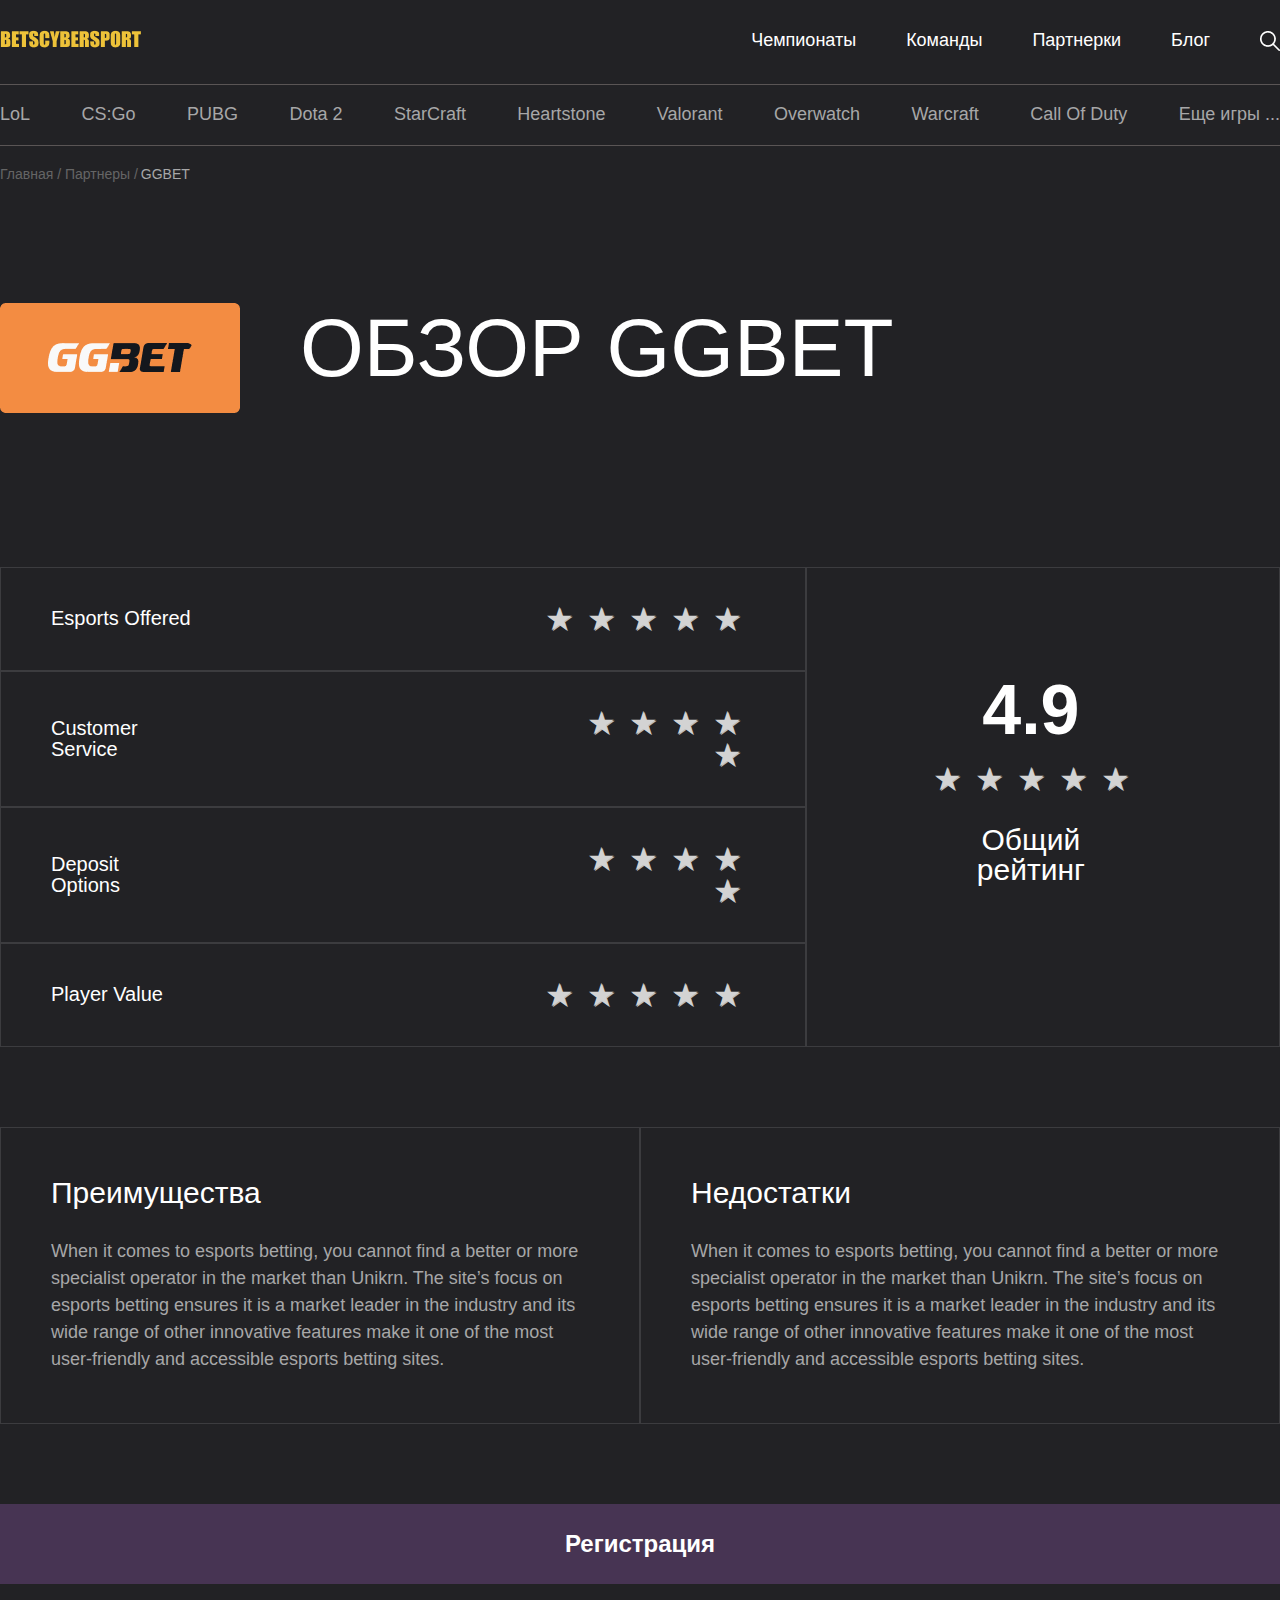
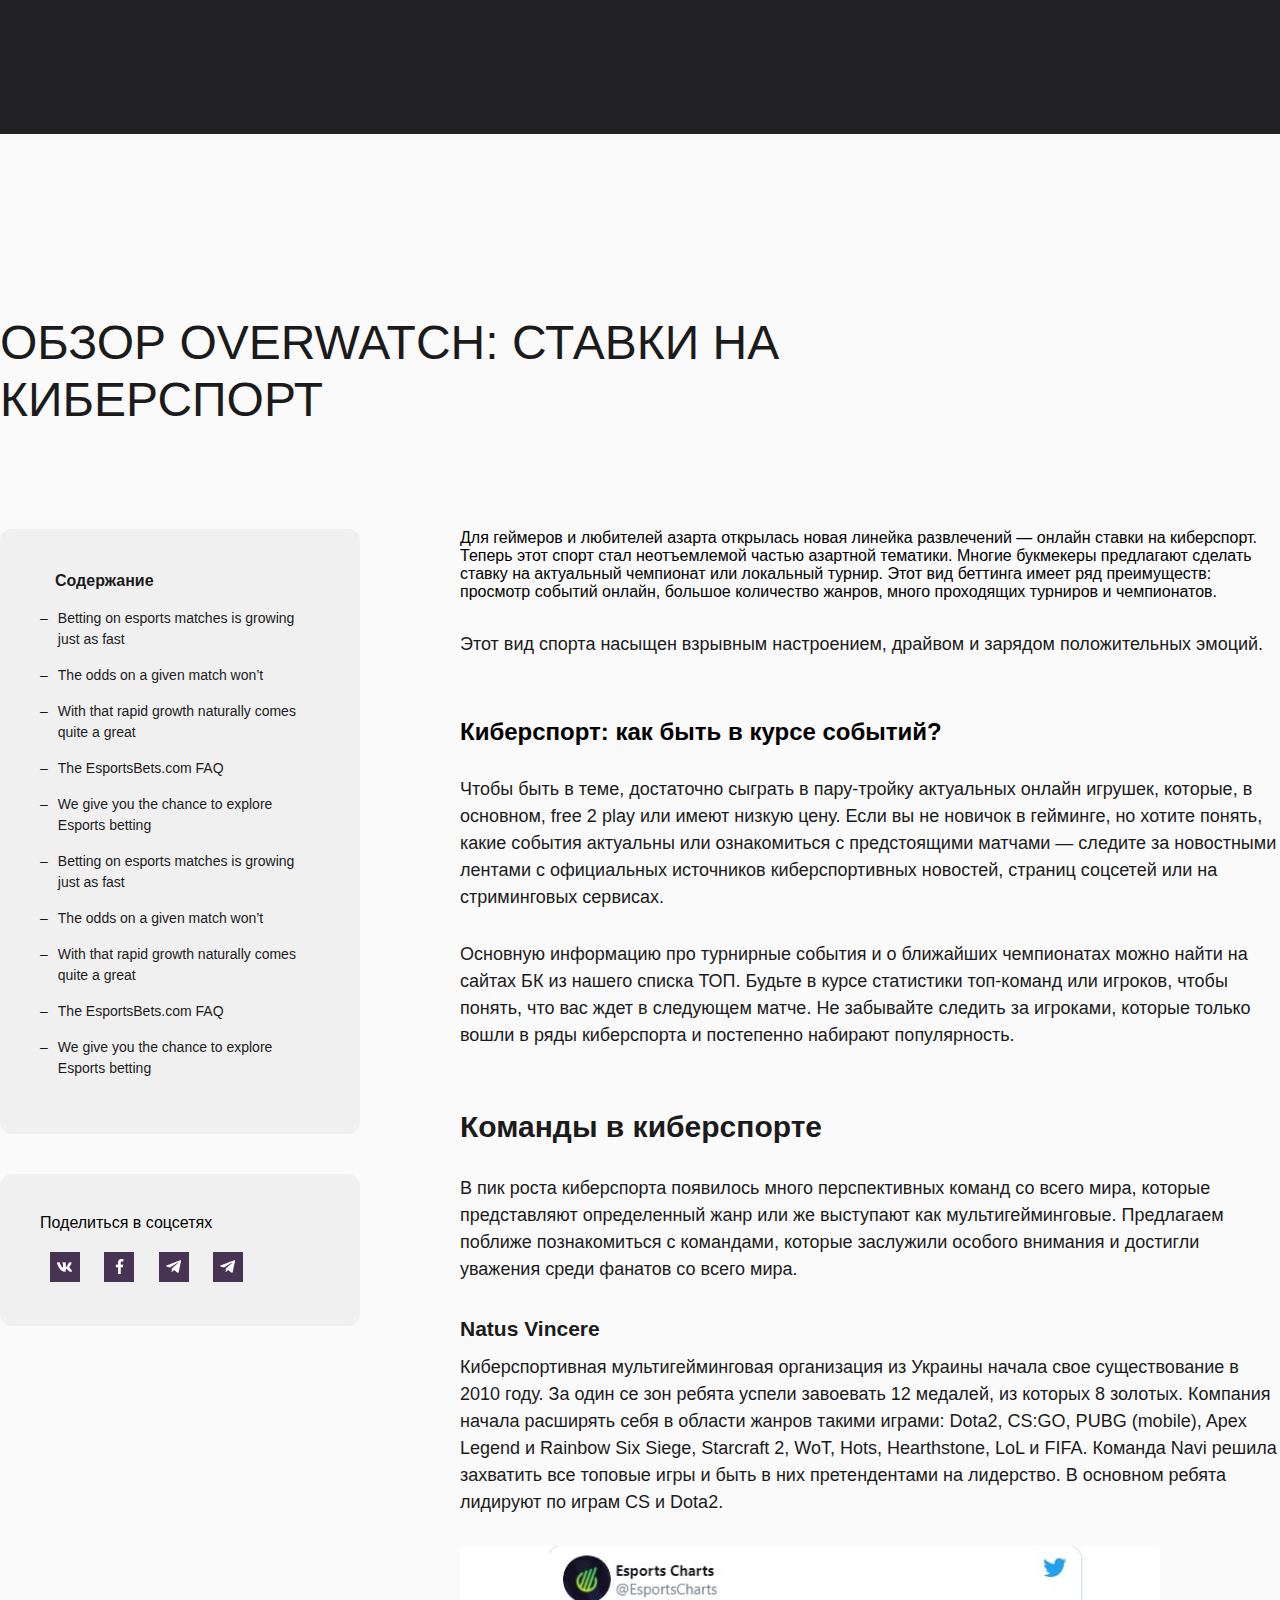
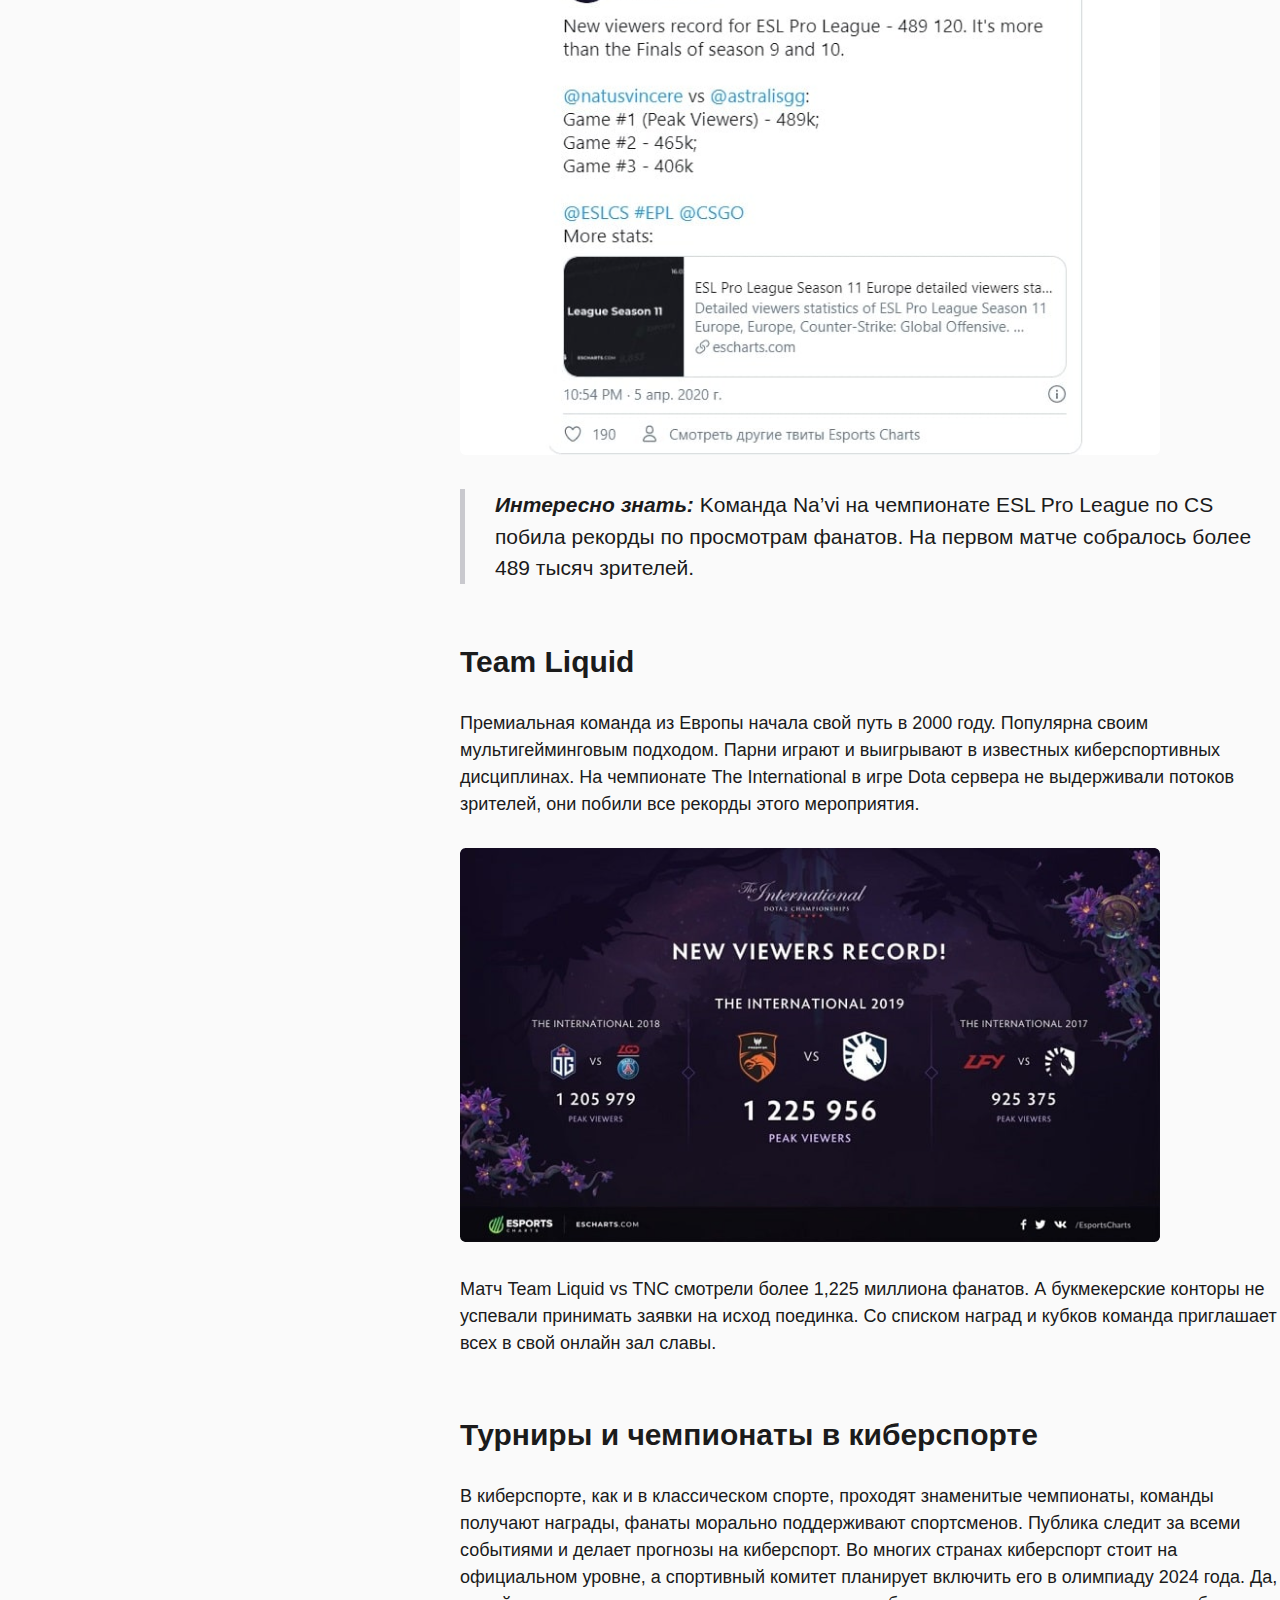
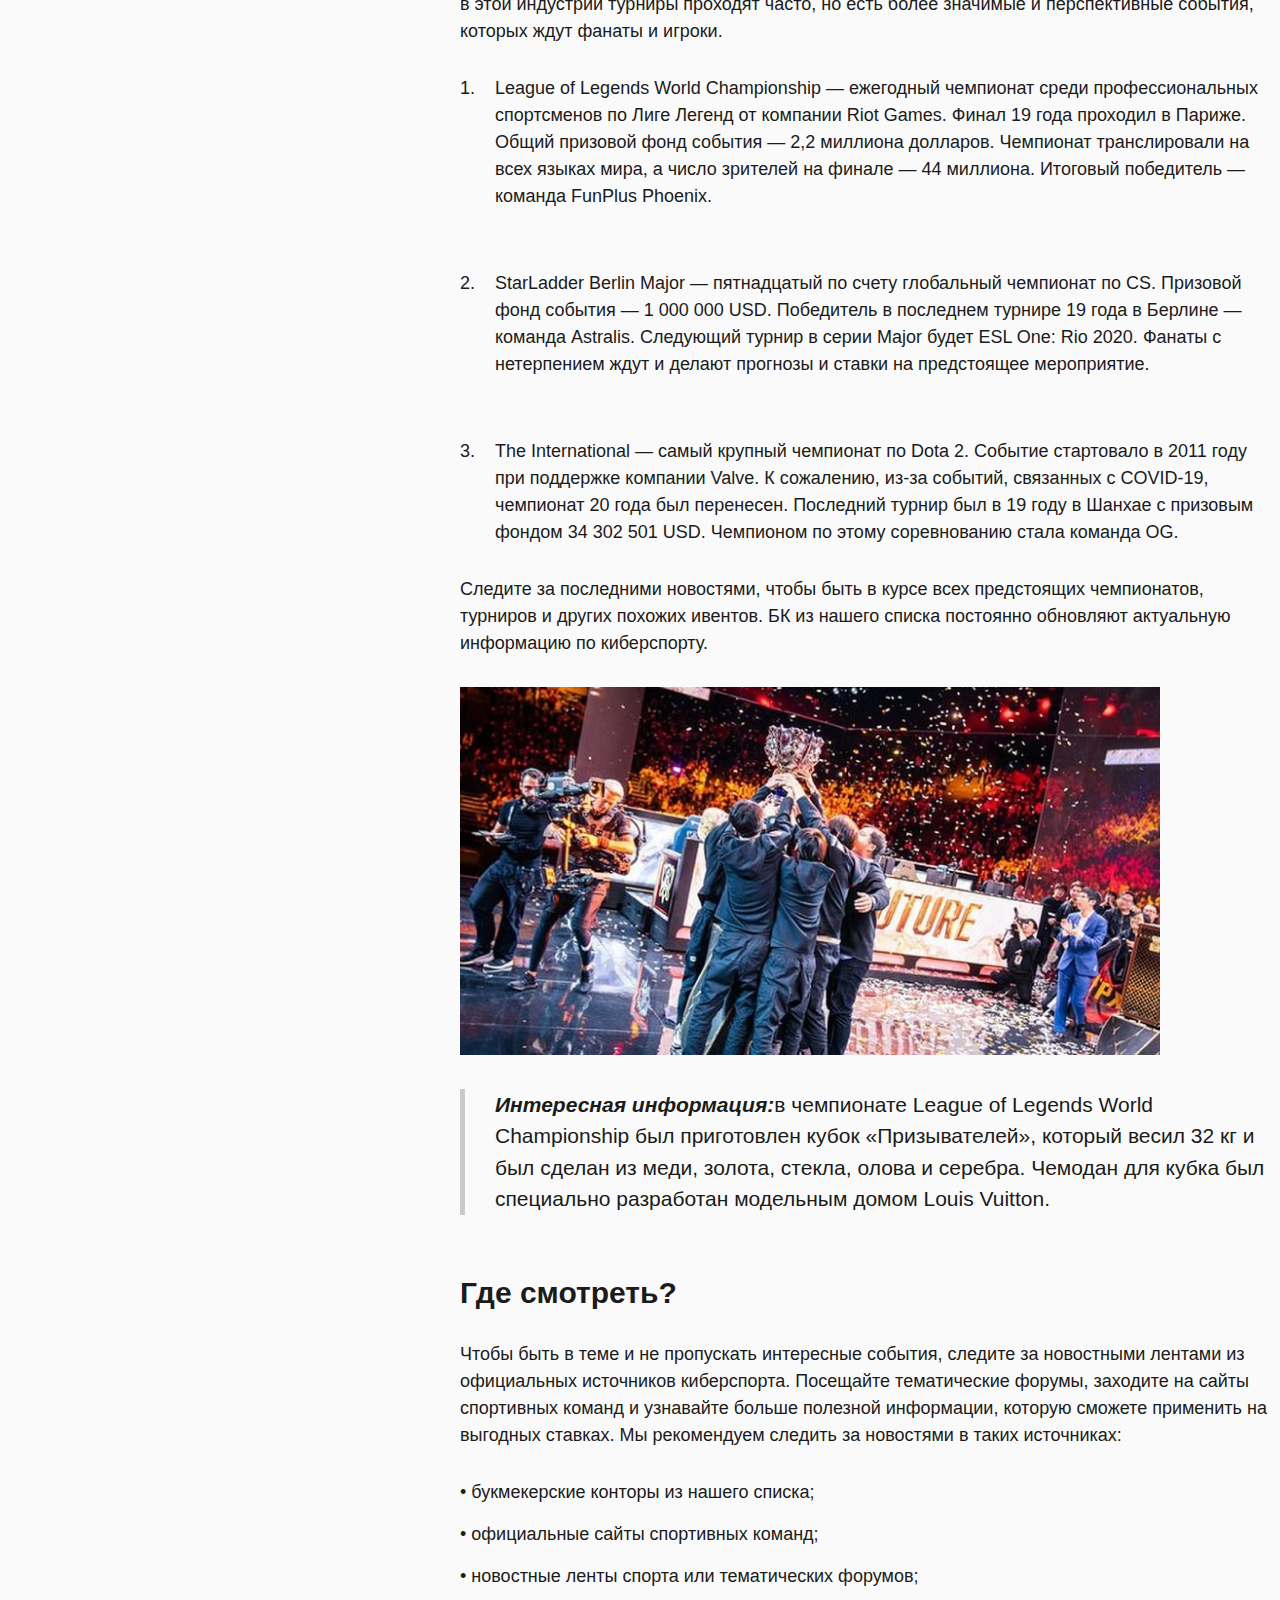
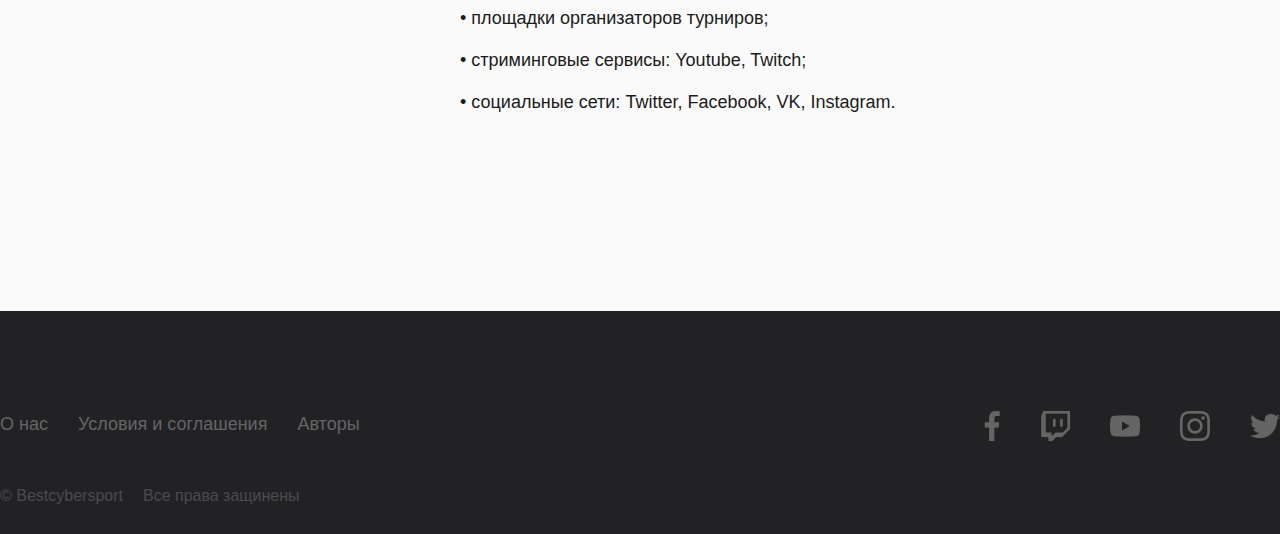
<file: partner-desctop-final.html>
<!DOCTYPE html>
<html lang="en">
<head>
    <meta charset="UTF-8">
    <meta http-equiv="X-UA-Compatible" content="IE=edge">
    <meta name="viewport" content="width=device-width, initial-scale=1.0">
    <title>Document</title>
    <link href="./assets/styles/common.css" rel="stylesheet">
</head>
<body>
    
    <header class="header">
        <div class="container">
            <div class="header__header">
                <div class="header__logo">
                    <a href="index.html"><img src="./assets/images/game-logo.png" alt=""></a>
                </div>
                <div class="header__text">
                    <ul class="header__list">
                        <li class="header__title">
                            <a href="tournaments.html">Чемпионаты</a>
                        </li>
                        <li class="header__title">
                            <a href="team-list.html">Команды</a>
                        </li>
                        <li class="header__title">
                            <a href="partners-list-desctop.html">Партнерки</a>
                        </li>
                        <li class="header__title">
                            <a href="blog-desctop.html">Блог</a>
                        </li>
                    </ul>
                    <img class="header__icon" src="./assets/images/icons/lupa.png" alt="">
                </div>
            </div>
        </div>
    </header>

    <div class="game-games">
        <div class="container">
            <div class="game-games__items">
                <ul class="game-games__list">
                    <li class="game-games__title">LoL</li>
                    <li class="game-games__title">CS:Go</li>
                    <li class="game-games__title">PUBG</li>
                    <li class="game-games__title">Dota 2</li>
                    <li class="game-games__title">StarCraft</li>
                    <li class="game-games__title">Heartstone</li>
                    <li class="game-games__title">Valorant</li>
                    <li class="game-games__title">Overwatch</li>
                    <li class="game-games__title">Warcraft</li>
                    <li class="game-games__title">Call Of Duty</li>
                    <li class="game-games__title">Еще игры ...</li>
                </ul>
            </div>
        </div>
    </div>

    <div class="breadcrumbs">
        <div class="container">
            <div class="breadcrumbs__text">
                <span class="breadcrumbs__title">Главная / Партнеры /<p class="breadcrumbs__sub-title">GGBET</p></span> 
            </div>
        </div>
    </div>

    <div class="ggbet">
        <div class="container">
            <div class="ggbet__block">
                <div>
                    <img src="./assets/images/icons/gg.bet.png" alt="">
                </div>
                <div >
                    <h1 class="ggbet__text">
                        Обзор GGbet
                    </h1>
                </div>
            </div>
        <div class="ggbet__all-overall-rating">
            <div class="ggbet__first-part">
                <div class="ggbet__items">
                    <div class="ggbet__sub-block">
                        <div>
                            <span class="ggbet__sub-text">
                                Esports Offered
                            </span>
                        </div>
                        <div class="ggbet__rating-area">
                            <input type="radio" id="star-5.1" name="rating1" value="5">
                            <label for="star-5.1" title="Оценка «5»"></label>	
                            <input type="radio" id="star-4.1" name="rating1" value="4">
                            <label for="star-4.1" title="Оценка «4»"></label>    
                            <input type="radio" id="star-3.1" name="rating1" value="3">
                            <label for="star-3.1" title="Оценка «3»"></label>  
                            <input type="radio" id="star-2.1" name="rating1" value="2">
                            <label for="star-2.1" title="Оценка «2»"></label>    
                            <input type="radio" id="star-1.1" name="rating1" value="1">
                            <label for="star-1.1" title="Оценка «1»"></label>
                        </div>
                    </div>   
                    <div class="ggbet__sub-block">
                        <div>
                            <span class="ggbet__sub-text">
                                Customer Service
                            </span>
                        </div>
                        <div class="ggbet__rating-area">
                            <input type="radio" id="star-5.2" name="rating2" value="5">
                            <label for="star-5.2" title="Оценка «5»"></label>	
                            <input type="radio" id="star-4.2" name="rating2" value="4">
                            <label for="star-4.2" title="Оценка «4»"></label>    
                            <input type="radio" id="star-3.2" name="rating2" value="3">
                            <label for="star-3.2" title="Оценка «3»"></label>  
                            <input type="radio" id="star-2.2" name="rating2" value="2">
                            <label for="star-2.2" title="Оценка «2»"></label>    
                            <input type="radio" id="star-1.2" name="rating2" value="1">
                            <label for="star-1.2" title="Оценка «1»"></label>
                        </div>
                    </div>   
                    <div class="ggbet__sub-block">
                        <div>
                            <span class="ggbet__sub-text">
                                Deposit Options
                            </span>
                        </div>
                        <div class="ggbet__rating-area">
                            <input type="radio" id="star-5.3" name="rating3" value="5">
                            <label for="star-5.3" title="Оценка «5»"></label>	
                            <input type="radio" id="star-4.3" name="rating3" value="4">
                            <label for="star-4.3" title="Оценка «4»"></label>    
                            <input type="radio" id="star-3.3" name="rating3" value="3">
                            <label for="star-3.3" title="Оценка «3»"></label>  
                            <input type="radio" id="star-2.3" name="rating3" value="2">
                            <label for="star-2.3" title="Оценка «2»"></label>    
                            <input type="radio" id="star-1.3" name="rating3" value="1">
                            <label for="star-1.3" title="Оценка «1»"></label>
                        </div>
                    </div>   
                    <div class="ggbet__sub-block">
                        <div>
                            <span class="ggbet__sub-text">
                                Player Value
                            </span>
                        </div>
                        <div class="ggbet__rating-area">
                            <input type="radio" id="star-5" name="rating4" value="5">
                            <label for="star-5" title="Оценка «5»"></label>	
                            <input type="radio" id="star-4" name="rating4" value="4">
                            <label for="star-4" title="Оценка «4»"></label>    
                            <input type="radio" id="star-3" name="rating4" value="3">
                            <label for="star-3" title="Оценка «3»"></label>  
                            <input type="radio" id="star-2" name="rating4" value="2">
                            <label for="star-2" title="Оценка «2»"></label>    
                            <input type="radio" id="star-1" name="rating4" value="1">
                            <label for="star-1" title="Оценка «1»"></label>
                        </div>
                    </div>   
                </div>
            </div>
            <div class="ggbet__the-second-part">
                <div class="ggbet__overall-rating">
                    <h1 class="ggbet__title-sub">
                        4.9
                    </h1>
                    <div class="ggbet__rating-area-sub">
                        <div class="ggbet__rating-area">
                            <input type="radio" id="star-5" name="rating" value="5">
                            <label for="star-5" title="Оценка «5»"></label>	
                            <input type="radio" id="star-4" name="rating" value="4">
                            <label for="star-4" title="Оценка «4»"></label>    
                            <input type="radio" id="star-3" name="rating" value="3">
                            <label for="star-3" title="Оценка «3»"></label>  
                            <input type="radio" id="star-2" name="rating" value="2">
                            <label for="star-2" title="Оценка «2»"></label>    
                            <input type="radio" id="star-1" name="rating" value="1">
                            <label for="star-1" title="Оценка «1»"></label>
                        </div>
                    </div>    
                   <h2 class="ggbet__text-sub">Общий рейтинг</h2>
                </div>
            </div>
          </div>
        <div class="ggbet__review">
            <div class="ggbet__review-block">
                <h2 class="ggbet__review-title">
                    Преимущества
                </h2>
                <p class="ggbet__review-sub-title">
                    When it comes to esports betting, you cannot find a better or more specialist operator in the market than Unikrn. 
                    The site’s focus on esports betting ensures it is a market leader in the industry and its wide range of other innovative 
                    features make it one of the most user-friendly and accessible esports betting sites.
                </p>
            </div>
            <div class="ggbet__review-block">
                <h2 class="ggbet__review-title">
                    Недостатки
                </h2>
                <p class="ggbet__review-sub-title">
                    When it comes to esports betting, you cannot find a better or more specialist operator in the market than Unikrn. 
                    The site’s focus on esports betting ensures it is a market leader in the industry and its wide range of other innovative 
                    features make it one of the most user-friendly and accessible esports betting sites.
                </p>
            </div>
        </div>
        <div class="ggbet__btn">
            <button class="ggbet__button">Регистрация</button>
        </div>
        </div>
    </div>

    

    <div class="news">
        <div class="container">
            <div class="news__items">
                <div class="news__header">
                    <h2 class="news__title">Обзор Overwatch: ставки на киберспорт</h2>
                </div>
                <div class="news__block">
                    <div class="side part">
                        <div class="news__content">
                            <ul class="news__list">
                                <li class="news__sub-title-header">Содержание</li>
                                <li class="news__sub-title">Betting on esports matches is growing just as fast</li>
                                <li class="news__sub-title">The odds on a given match won’t</li>
                                <li class="news__sub-title">With that rapid growth naturally comes quite a great</li>
                                <li class="news__sub-title">The EsportsBets.com FAQ</li>
                                <li class="news__sub-title">We give you the chance to explore Esports betting</li>
                                <li class="news__sub-title">Betting on esports matches is growing just as fast</li>
                                <li class="news__sub-title">The odds on a given match won’t</li>
                                <li class="news__sub-title">With that rapid growth naturally comes quite a great</li>
                                <li class="news__sub-title">The EsportsBets.com FAQ</li>
                                <li class="news__sub-title">We give you the chance to explore Esports betting</li>
                            </ul>
                            <div class="news__social">
                                <div class="news__social-text">
                                    <span class="news__social-title">Поделиться в соцсетях</span>
                                </div>
                                <div class="news__social-img">
                                    <img class="news__icon" src="./assets/images/icons/ВК.png" alt="">
                                    <img class="news__icon" src="./assets/images/icons/ФБ.png" alt="">
                                    <img class="news__icon" src="./assets/images/icons/Телеграм.png" alt="">
                                    <img class="news__icon" src="./assets/images/icons/Телеграм.png" alt="">
                                </div>
                                
                            </div>
                        </div>
                    </div>

                    <div class="central part">
                        <div class="newspaper">
                            <div class="container">
                                <div class="newspaper__info">
                                    <p>
                                        Для геймеров и любителей азарта открылась новая линейка развлечений — онлайн ставки на киберспорт. 
                                        Теперь этот спорт стал неотъемлемой частью азартной тематики. 
                                        Многие букмекеры предлагают сделать ставку на актуальный чемпионат или локальный турнир.
                                        Этот вид беттинга имеет ряд преимуществ: просмотр событий онлайн, большое количество жанров, много проходящих турниров и чемпионатов.    
                                    </p>
                                    <p class="newspaper__sub-title">
                                        Этот вид спорта насыщен взрывным настроением, драйвом и зарядом положительных эмоций.
                                    </p>
                                    <h2 class="newspaper__titel">Киберспорт: как быть в курсе событий?</h2>
                                    <div class="newspaper__title">
                                        
                                        Чтобы быть в теме, достаточно сыграть в пару-тройку актуальных онлайн игрушек, которые, в основном, free 2 play или имеют низкую цену.
                                        Если вы не новичок в гейминге, но хотите понять, какие события актуальны или ознакомиться с предстоящими матчами — следите за новостными
                                        лентами с официальных источников киберспортивных новостей, страниц соцсетей или на стриминговых сервисах.
                                    </div>
                                        <div class="newspaper__sub-title">
                                            Основную информацию про турнирные события и о ближайших чемпионатах можно найти на сайтах БК из нашего списка ТОП. 
                                            Будьте в курсе статистики топ-команд или игроков, чтобы понять,
                                            что вас ждет в следующем матче. Не забывайте следить за игроками, которые только вошли в ряды киберспорта и постепенно набирают популярность.
                                        </div>
                                        <div class="newspaper__header-text">Команды в киберспорте</div>
                                        <div class="newspaper__title">
                                            В пик роста киберспорта появилось много перспективных команд со всего мира, которые представляют определенный жанр или же выступают как мультигейминговые.
                                            Предлагаем поближе познакомиться с командами, которые заслужили особого внимания и достигли уважения среди фанатов со всего мира.
                                        </div>
                                        <div class="newspaper__title-text">Natus Vincere</div>
                                        <div class="newspaper__title">
                                            Киберспортивная мультигейминговая организация из Украины начала свое существование в 2010 году. За один се зон ребята успели завоевать 12 медалей, из которых 8 золотых.
                                            Компания начала расширять себя в области жанров такими играми: Dota2, CS:GO, PUBG (mobile), Apex Legend и Rainbow Six Siege, Starcraft 2, WoT, Hots, Hearthstone, LoL и FIFA.
                                            Команда Navi решила захватить все топовые игры и быть в них претендентами на лидерство. В основном ребята лидируют по играм CS и Dota2.
                                        </div>
                                        <div class="newspaper__img">
                                            <img src="./assets/images/esl-pro-league-twitter 1.png" alt="">
                                        </div>
                                        <div class="newspaper__text-block">
                                            <p class="newspaper__sub-text">
                                                <span class="newspaper__header-sub-text">Интересно знать:</span> Kоманда Na’vi на чемпионате ESL Pro League 
                                                по CS побила рекорды по просмотрам фанатов. 
                                                На первом матче собралось более 489 тысяч зрителей.
                                            </p>
                                        </div>
                                        <div class="newspaper__header-text">Team Liquid</div>
                                        <div class="newspaper__title">
                                            Премиальная команда из Европы начала свой путь в 2000 году. Популярна своим мультигейминговым подходом. Парни играют и выигрывают 
                                            в известных киберспортивных дисциплинах.
                                            На чемпионате The International в игре Dota сервера не выдерживали потоков зрителей, они побили все рекорды этого мероприятия.
                                        </div>
                                        <div class="newspaper__img">
                                            <img src="./assets/images/the-international-dota-2 1.png" alt="">
                                        </div>
                                        <div class="newspaper__title">
                                            Матч Team Liquid vs TNC смотрели более 1,225 миллиона фанатов.
                                            А букмекерские конторы не успевали принимать заявки на исход поединка. 
                                            Со списком наград и кубков команда приглашает всех в свой онлайн зал славы.
                                        </div>
                                        <div class="newspaper__header-text">Турниры и чемпионаты в киберспорте</div>
                                        <div class="newspaper__sub-title">
                                            В киберспорте, как и в классическом спорте, проходят знаменитые чемпионаты, команды получают награды, фанаты морально поддерживают спортсменов. 
                                            Публика следит за всеми событиями и делает прогнозы на киберспорт. Во многих странах киберспорт стоит на официальном уровне, а спортивный комитет планирует 
                                            включить его в олимпиаду 2024 года. Да, в этой индустрии турниры проходят часто, но есть более значимые и перспективные события, которых ждут фанаты и игроки.
                                        </div>
                                        <div class="newspaper__block-title">
                                            <div class="newspaper__number">1.</div>
                                            <div class="newspaper__sub-title-text">
                                                League of Legends World Championship — ежегодный чемпионат среди профессиональных спортсменов по 
                                                Лиге Легенд от компании Riot Games. Финал 19 года проходил в Париже. Общий призовой 
                                                фонд события — 2,2 миллиона долларов. Чемпионат транслировали на всех языках мира,
                                                а число зрителей на финале — 44 миллиона. Итоговый победитель — команда FunPlus Phoenix.
                                            </div>
                                        </div>
                                        <div class="newspaper__block-title">
                                            <div class="newspaper__number">2.</div>
                                            <div class="newspaper__sub-title-text">
                                                StarLadder Berlin Major — пятнадцатый по счету глобальный чемпионат по CS. 
                                                Призовой фонд события — 1 000 000 USD. Победитель в последнем турнире 19 года в Берлине — команда Astralis. 
                                                Следующий турнир в серии Major будет ESL One: Rio 2020. Фанаты с нетерпением ждут и делают прогнозы и ставки на предстоящее мероприятие.
                                            </div>
                                        </div>
                                        <div class="newspaper__block-title">
                                            <div class="newspaper__number">3.</div>
                                            <div class="newspaper__sub-title-text">
                                                The International — самый крупный чемпионат по Dota 2. Событие стартовало в 2011 году при поддержке компании Valve. 
                                                К сожалению, из-за событий, связанных с COVID-19, чемпионат 20 года был перенесен. Последний турнир был в 19 году в 
                                                Шанхае с призовым фондом 34 302 501 USD. Чемпионом по этому соревнованию стала команда OG.
                                            </div>
                                        </div>
                                        <div class="newspaper__title">
                                            Следите за последними новостями, чтобы быть в курсе всех предстоящих чемпионатов, турниров и других похожих ивентов. 
                                            БК из нашего списка постоянно обновляют актуальную информацию по киберспорту.
                                        </div>
                                        <div class="newspaper__img">
                                            <img src="./assets/images/lol-world-championship 1.png" alt="">
                                        </div>
                                        <div class="newspaper__text-block">
                                            <p class="newspaper__sub-text">
                                                <span class="newspaper__header-sub-text">Интересная информация:</span>в чемпионате League of Legends World Championship
                                                 был приготовлен кубок «Призывателей», который весил 32 кг и был сделан из меди, золота, стекла, олова и серебра. 
                                                 Чемодан для кубка был специально разработан модельным домом Louis Vuitton.
                                            </p>
                                        </div>
                                        <div class="newspaper__header-text">Где смотреть?</div>
                                        <div class="newspaper__title">
                                            Чтобы быть в теме и не пропускать интересные события, следите за новостными лентами из официальных источников киберспорта. 
                                            Посещайте тематические форумы, заходите на сайты спортивных команд и узнавайте больше полезной информации, которую сможете 
                                            применить на выгодных ставках. Мы рекомендуем следить за новостями в таких источниках:
                                        </div>
                                        <div class="newspaper__block-info">
                                            <div class="newspaper__sub-info">
                                                • букмекерские конторы из нашего списка;
                                            </div>
                                            <div class="newspaper__sub-info">
                                                • официальные сайты спортивных команд;
                                            </div>
                                            <div class="newspaper__sub-info">
                                                • новостные ленты спорта или тематических форумов;
                                            </div>
                                            <div class="newspaper__sub-info">
                                                • площадки организаторов турниров;
                                            </div>
                                            <div class="newspaper__sub-info">
                                                • стриминговые сервисы: Youtube, Twitch;
                                            </div>
                                            <div class="newspaper__sub-info">
                                                • социальные сети: Twitter, Facebook, VK, Instagram.
                                            </div>
                                        </div>
                                </div>
                            </div>
                        </div>
                    </div>
                </div>
            </div>
        </div>
    </div>






    <footer class="footer">
        <div class="container">
            <div class="footer__items">
                <div class="footer__info">
                    <ul class="footer__list">
                        <li class="footer__title">О  нас</li>
                        <li class="footer__title">Условия и соглашения</li>
                        <li class="footer__title">Авторы</li>
                    </ul>
                    <ul class="footer__sub-list">
                        <li class="footer__sub-title">© Bestcybersport</li>
                        <li class="footer__sub-title">Все права защинены</li>
                    </ul>
                </div>
                <div class="footer__img-block">
                    <div class="footer__socials">
                        <a href="#" target="_blank">
                            <img src="./assets/images/icons/footer-f.png" alt="">
                        </a>
                        <a href="#" target="_blank">
                            <img src="./assets/images/icons/footer-twitch.png" alt="">
                        </a>
                        <a href="#" target="_blank">
                            <img src="./assets/images/icons/footer-youtube.png" alt="">
                        </a>
                        <a href="#" target="_blank">
                            <img src="./assets/images/icons/footer-instagram.png" alt="">
                        </a>
                        <a href="#" target="_blank">
                            <img src="./assets/images/icons/footer-twitter.png" alt="">
                        </a>
                    </div>    
                </div>
            </div>
        </div>
    </footer>
    
    <script src="./assets/scripts/common.js"></script>
</body>
</html>
</file>
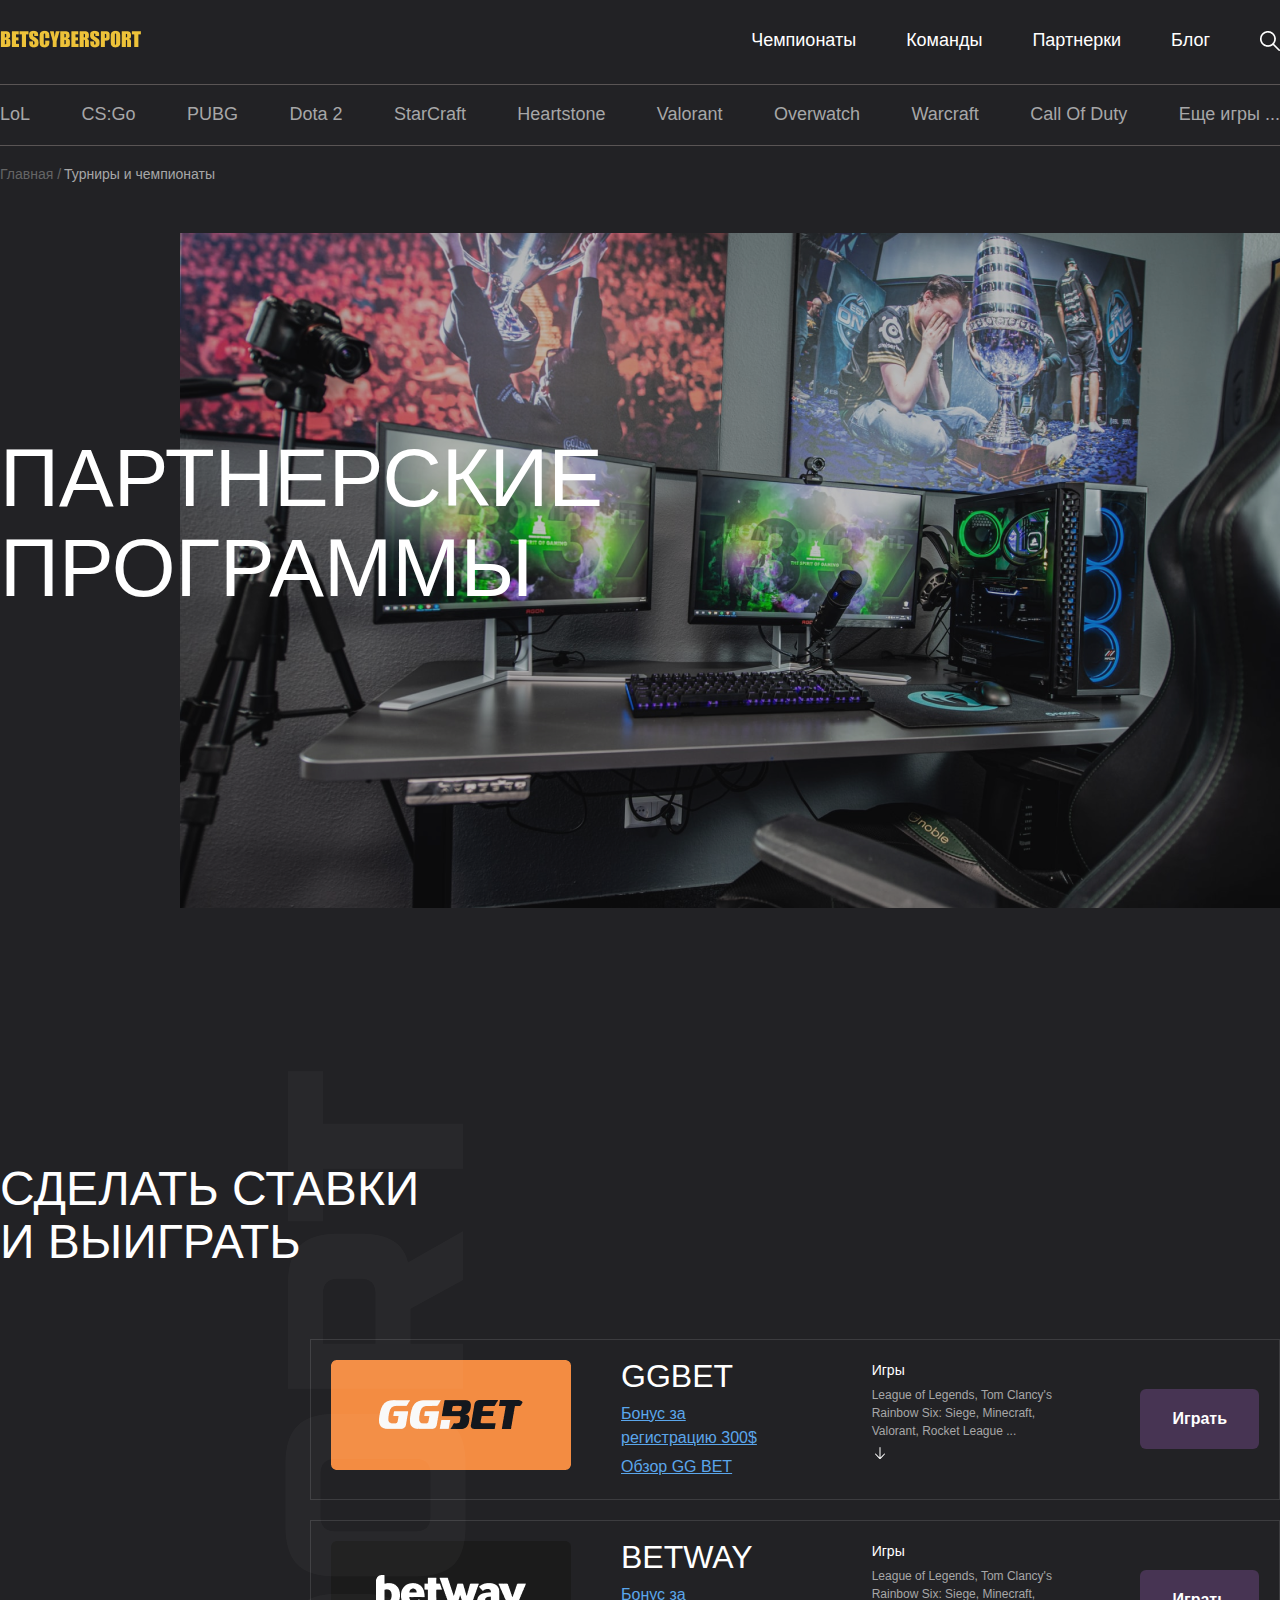
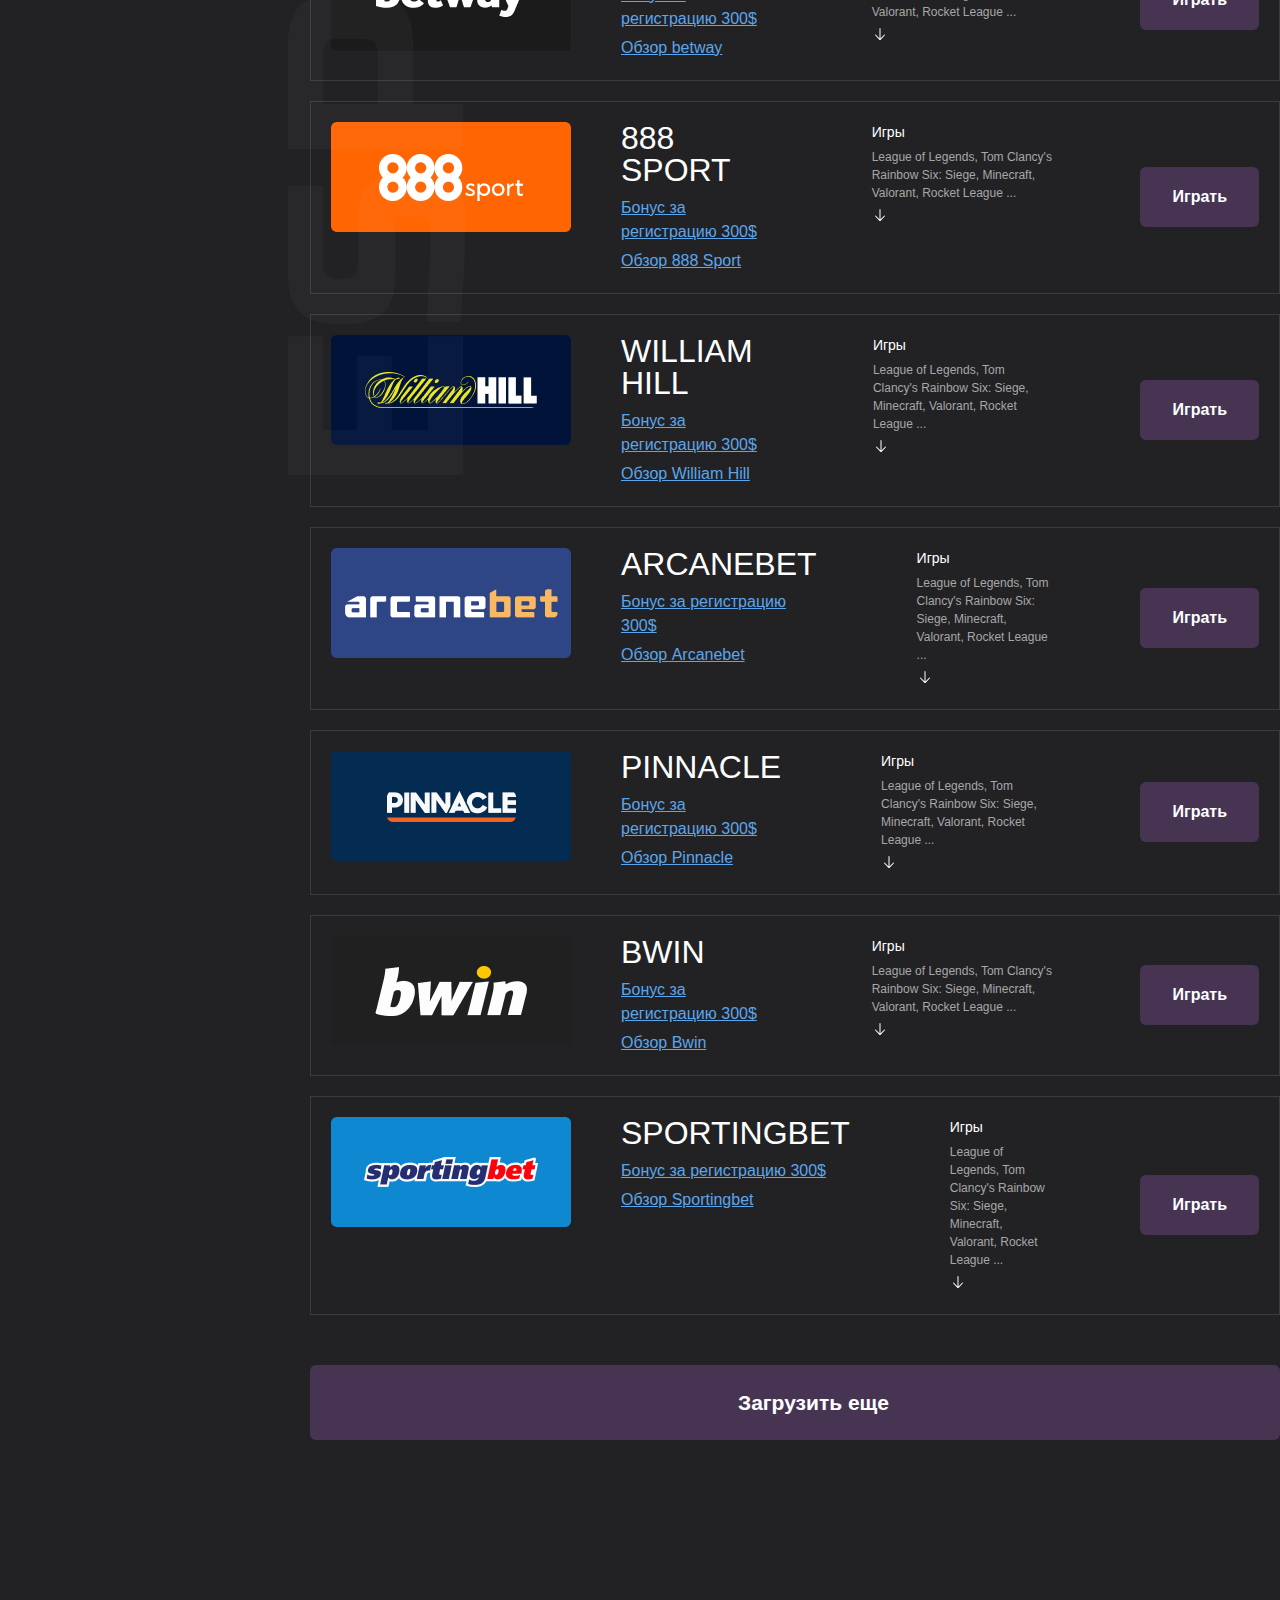
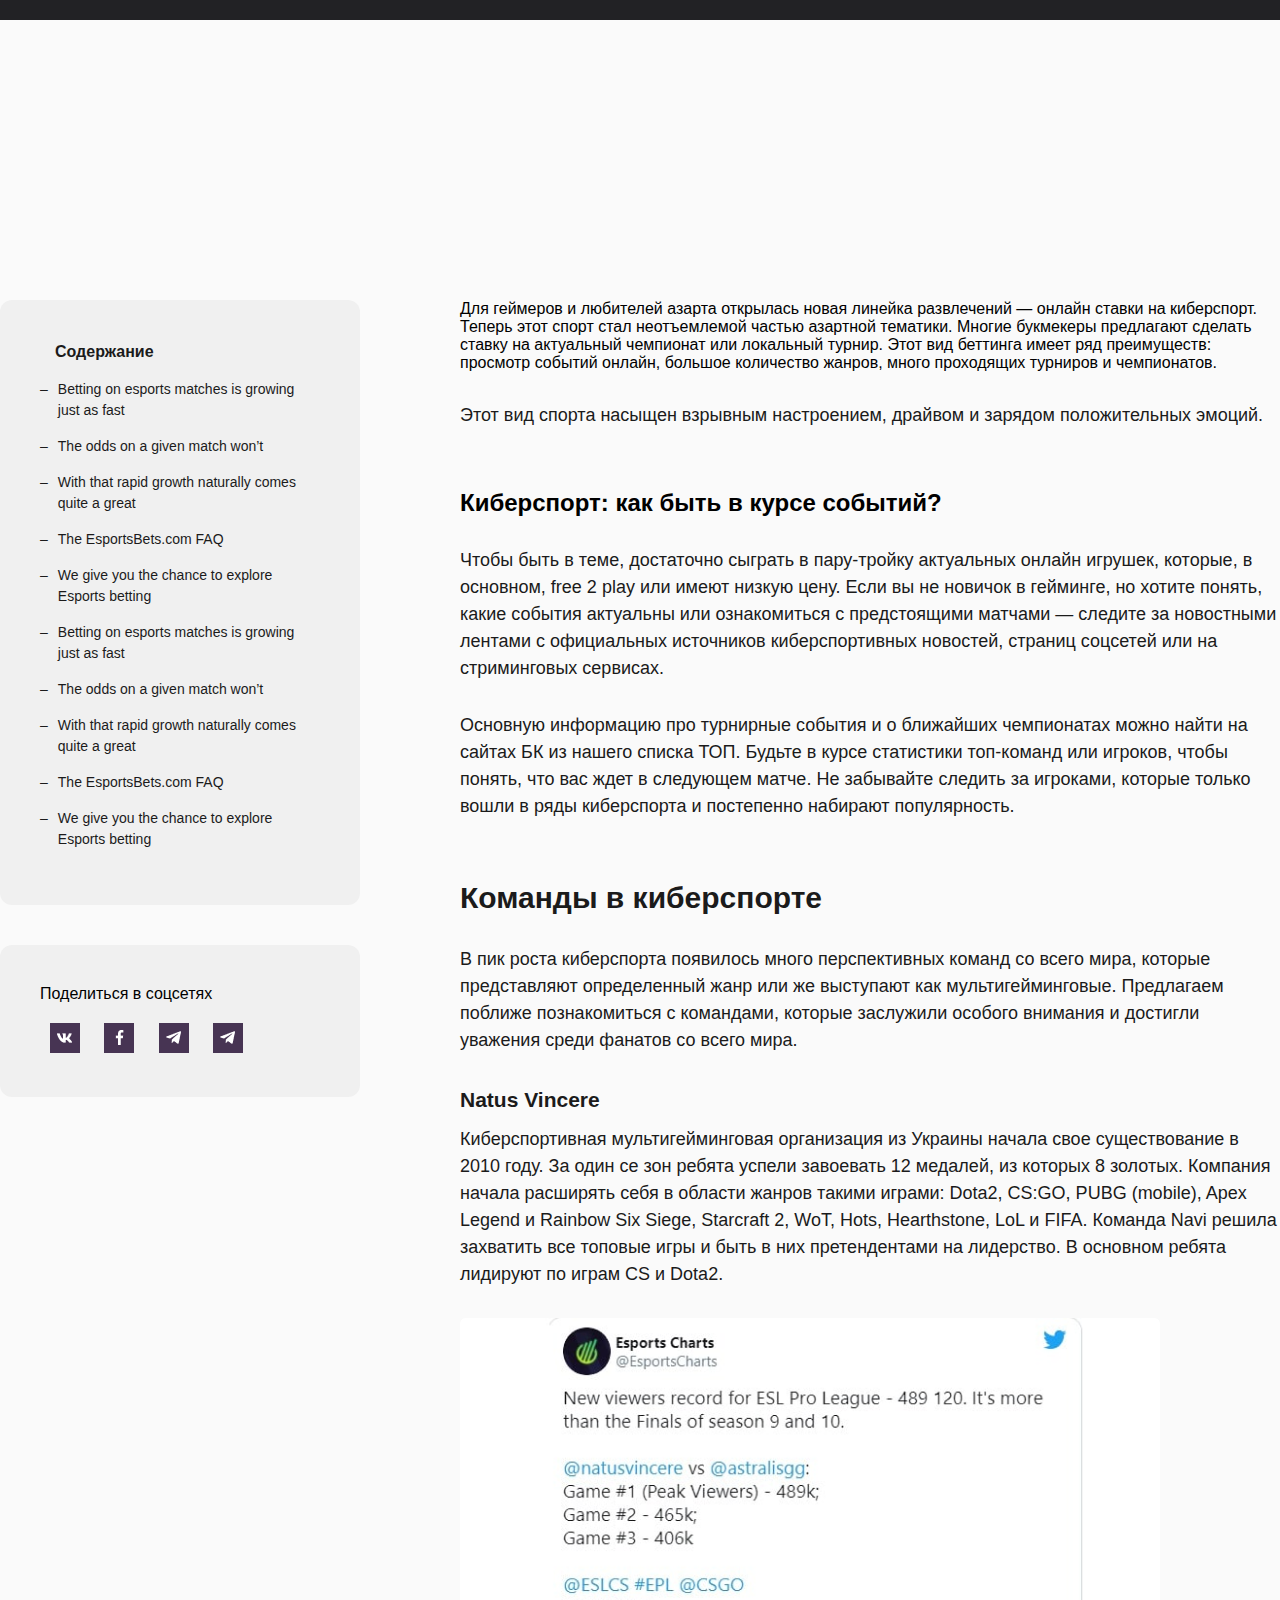
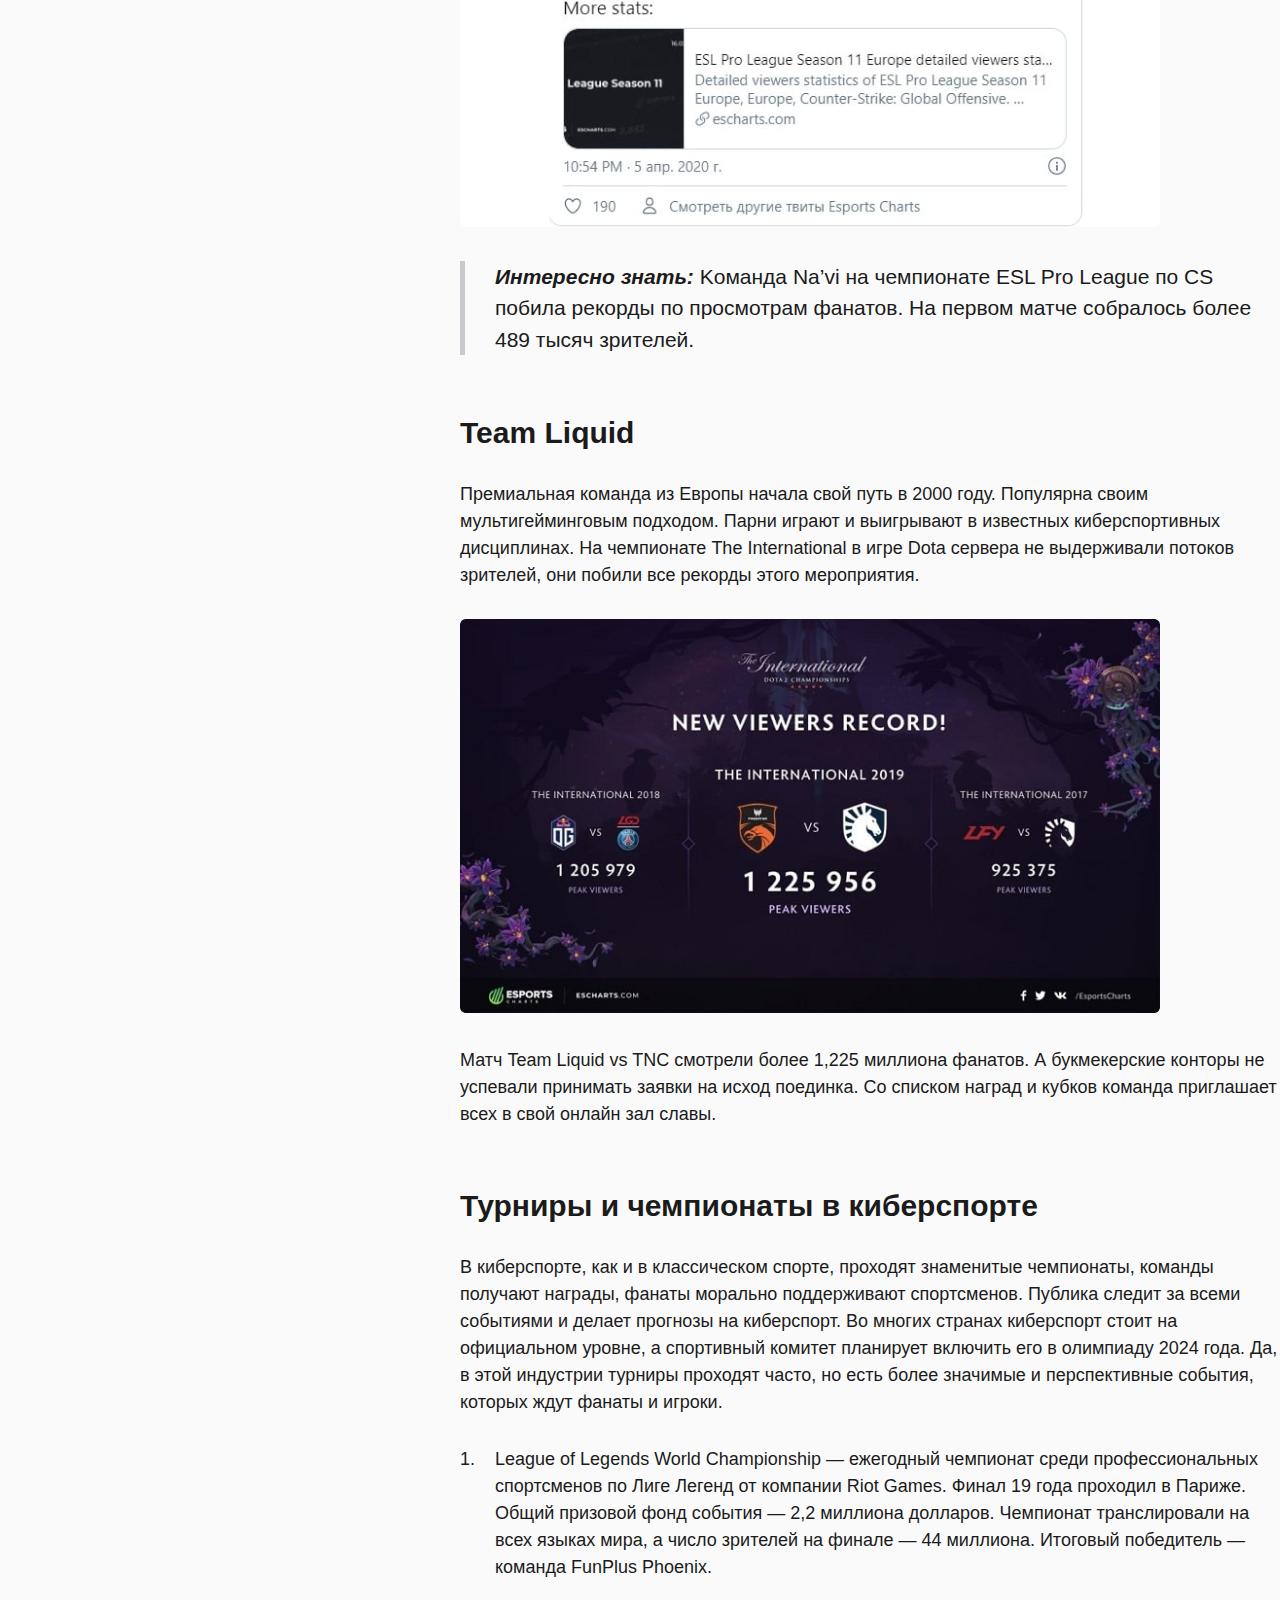
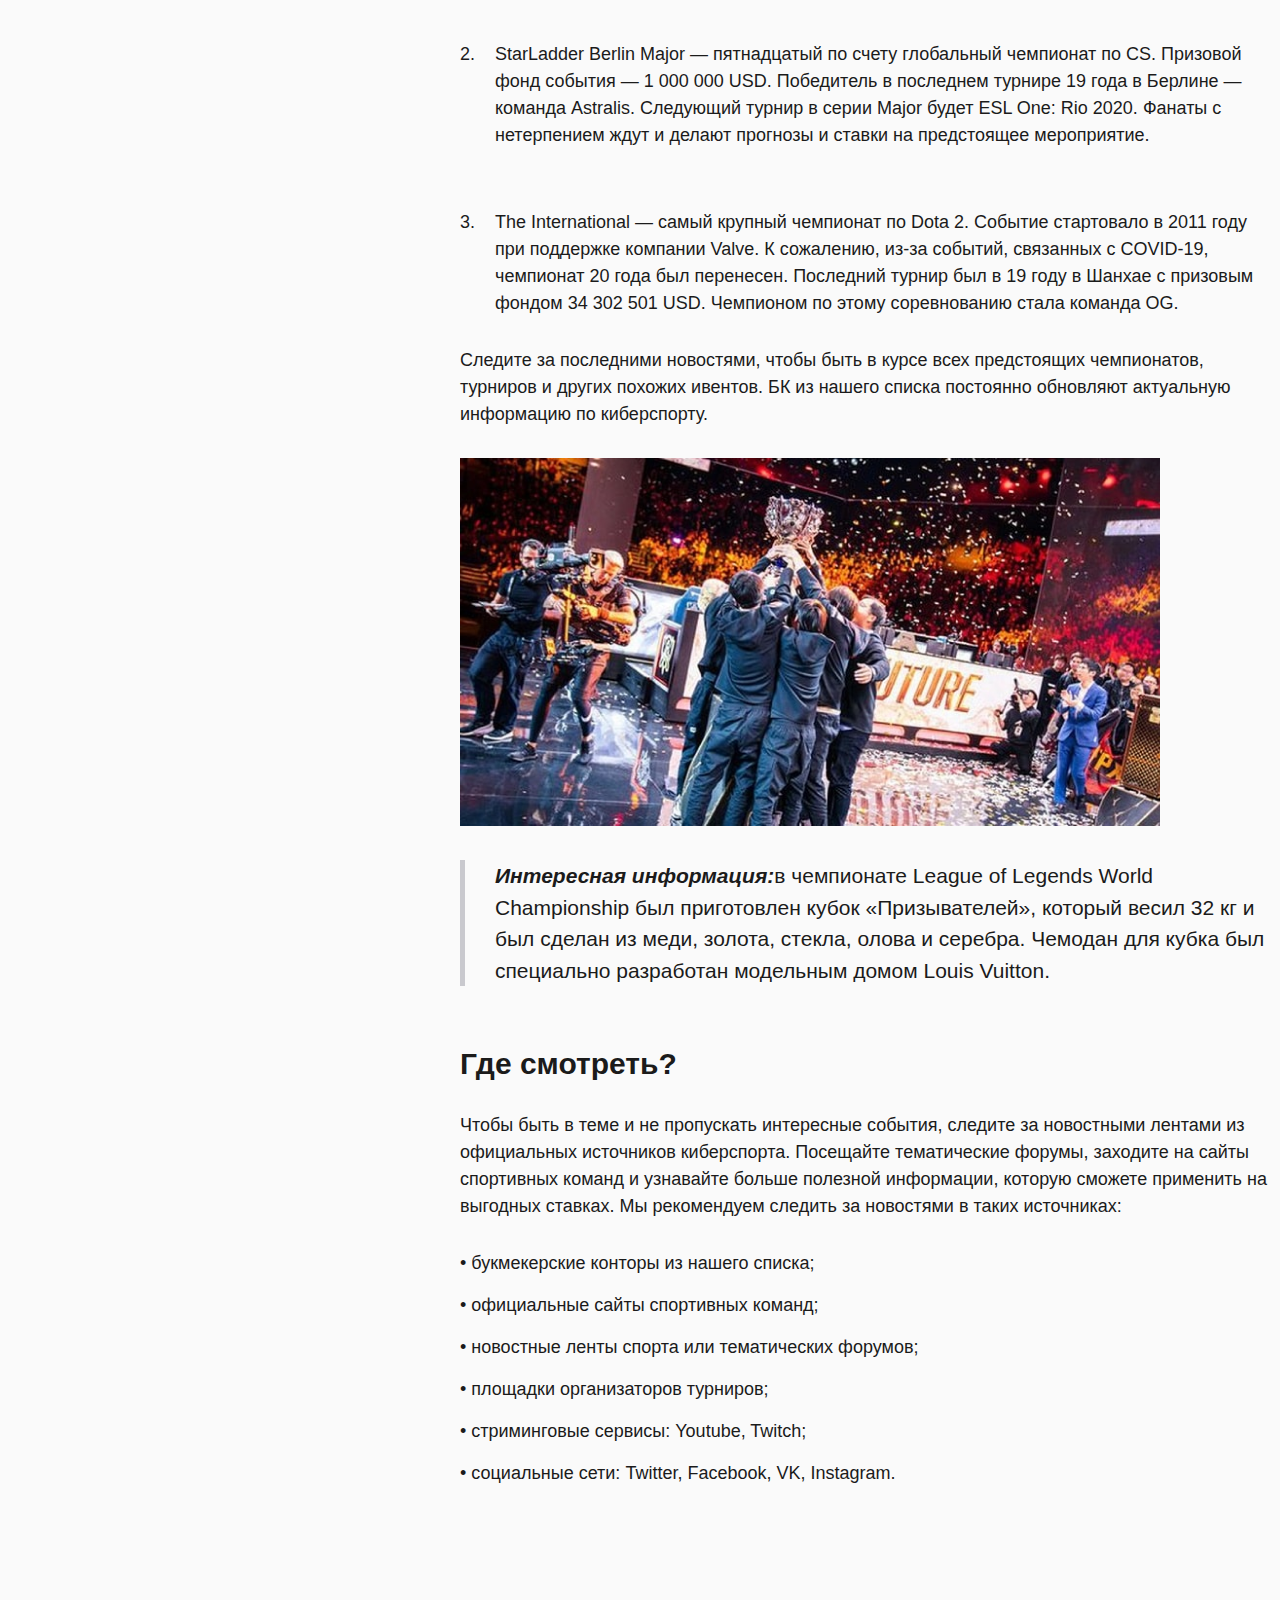
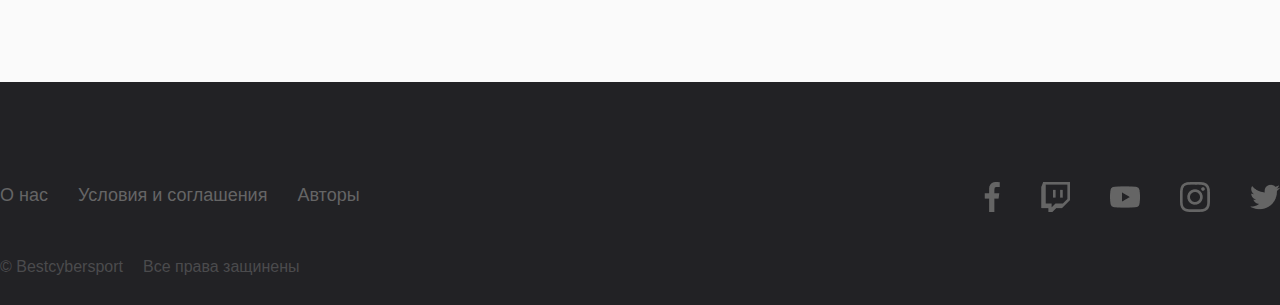
<file: partners-list-desctop.html>
<!DOCTYPE html>
<html lang="en">
<head>
    <meta charset="UTF-8">
    <meta http-equiv="X-UA-Compatible" content="IE=edge">
    <meta name="viewport" content="width=device-width, initial-scale=1.0">
    <title>Document</title>
    <link href="./assets/styles/common.css" rel="stylesheet">
</head>
<body>
    <header class="header">
        <div class="container">
            <div class="header__header">
                <div class="header__logo">
                    <a href="index.html"><img src="./assets/images/game-logo.png" alt=""></a>
                </div>
                <div class="header__text">
                    <ul class="header__list">
                        <li class="header__title">
                            <a href="tournaments.html">Чемпионаты</a>
                        </li>
                        <li class="header__title">
                            <a href="team-list.html">Команды</a>
                        </li>
                        <li class="header__title">
                            <a href="partners-list-desctop.html">Партнерки</a>
                        </li>
                        <li class="header__title">
                            <a href="blog-desctop.html">Блог</a>
                        </li>
                    </ul>
                    <img class="header__icon" src="./assets/images/icons/lupa.png" alt="">
                </div>
            </div>
        </div>
    </header>

    <div class="game-games">
        <div class="container">
            <div class="game-games__items">
                <ul class="game-games__list">
                    <li class="game-games__title">LoL</li>
                    <li class="game-games__title">CS:Go</li>
                    <li class="game-games__title">PUBG</li>
                    <li class="game-games__title">Dota 2</li>
                    <li class="game-games__title">StarCraft</li>
                    <li class="game-games__title">Heartstone</li>
                    <li class="game-games__title">Valorant</li>
                    <li class="game-games__title">Overwatch</li>
                    <li class="game-games__title">Warcraft</li>
                    <li class="game-games__title">Call Of Duty</li>
                    <li class="game-games__title">Еще игры ...</li>
                </ul>
            </div>
        </div>
    </div>

    <div class="breadcrumbs">
        <div class="container">
            <div class="breadcrumbs__text">
                <span class="breadcrumbs__title">Главная / <p class="breadcrumbs__sub-title">Турниры и чемпионаты</p></span> 
            </div>
        </div>
    </div>

    <div class="baner">
        <div class="container">
            <div class="baner__block">
                <div class="baner__text">
                    <h2 class="baner__title">Партнерские программы</h2>
                </div>
                <div class="baner__block-img">
                    <div class="baner__img">
                        <img src="./assets/images/icons/baner-img.png" alt="">
                    </div>
                </div>
            </div>
        </div>
    </div>


    <div class="wager">
        <div class="container">
            <div class="wager__header">
                <h3 class="wager__start-title">Сделать ставки и выиграть</h3>
                <img class="wager__sport-img" src="./assets/images/icons/Design.png" alt="">
            </div>
            <div class="wager__items">
                <div class="wager__block">
                    <div class="wager__img">
                        <img src="./assets/images/icons/gg.bet.png" alt="">
                    </div>
                    <div class="wager__titles">
                        <h2 class="wager__title">GGbet</h2>
                        <span class="wager__sub-title">Бонус за регистрацию 300$</span>
                        <p class="wager__review-title">Обзор GG BET</p>
                    </div>
                    <div class="wager__games">
                        <h2 class="wager__games-title">Игры</h2>
                        <p class="wager__games-sub-title">
                            League of Legends, Tom Clancy's Rainbow Six: Siege, Minecraft, Valorant, Rocket League ...
                        </p>
                        <img src="./assets/images/icons/right-arrow-games .svg" alt="">
                    </div>
                    <div class="wager__btn">
                        <button class="wager__button">Играть</button>
                    </div>
                </div>
                <div class="wager__block">
                    <div class="wager__img">
                        <img src="./assets/images/icons/betway.png" alt="">
                    </div>
                    <div class="wager__titles">
                        <h2 class="wager__title">BETWAY</h2>
                        <span class="wager__sub-title">Бонус за регистрацию 300$</span>
                        <p class="wager__review-title">Обзор betway</p>
                    </div>
                    <div class="wager__games">
                        <h2 class="wager__games-title">Игры</h2>
                        <p class="wager__games-sub-title">
                            League of Legends, Tom Clancy's Rainbow Six: Siege, Minecraft, Valorant, Rocket League ...
                        </p>
                        <img src="./assets/images/icons/right-arrow-games .svg" alt="">
                    </div>
                    <div class="wager__btn">
                        <button class="wager__button">Играть</button>
                    </div>
                </div>
                <div class="wager__block">
                    <div class="wager__img">
                        <img src="./assets/images/icons/888.png" alt="">
                    </div>
                    <div class="wager__titles">
                        <h2 class="wager__title">888 SPORT</h2>
                        <span class="wager__sub-title">Бонус за регистрацию 300$</span>
                        <p class="wager__review-title">Обзор 888 Sport</p>
                    </div>
                    <div class="wager__games">
                        <h2 class="wager__games-title">Игры</h2>
                        <p class="wager__games-sub-title">
                            League of Legends, Tom Clancy's Rainbow Six: Siege, Minecraft, Valorant, Rocket League ...
                        </p>
                        <img src="./assets/images/icons/right-arrow-games .svg" alt="">
                    </div>
                    <div class="wager__btn">
                        <button class="wager__button">Играть</button>
                    </div>
                </div>
                <div class="wager__block">
                    <div class="wager__img">
                        <img src="./assets/images/icons/william.png" alt="">
                    </div>
                    <div class="wager__titles">
                        <h2 class="wager__title">William Hill</h2>
                        <span class="wager__sub-title">Бонус за регистрацию 300$</span>
                        <p class="wager__review-title">Обзор William Hill</p>
                    </div>
                    <div class="wager__games">
                        <h2 class="wager__games-title">Игры</h2>
                        <p class="wager__games-sub-title">
                            League of Legends, Tom Clancy's Rainbow Six: Siege, Minecraft, Valorant, Rocket League ...
                        </p>
                        <img src="./assets/images/icons/right-arrow-games .svg" alt="">
                    </div>
                    <div class="wager__btn">
                        <button class="wager__button">Играть</button>
                    </div>
                </div>
                <div class="wager__block">
                    <div class="wager__img">
                        <img src="./assets/images/icons/arcane.png" alt="">
                    </div>
                    <div class="wager__titles">
                        <h2 class="wager__title">Arcanebet</h2>
                        <span class="wager__sub-title">Бонус за регистрацию 300$</span>
                        <p class="wager__review-title">Обзор Arcanebet</p>
                    </div>
                    <div class="wager__games">
                        <h2 class="wager__games-title">Игры</h2>
                        <p class="wager__games-sub-title">
                            League of Legends, Tom Clancy's Rainbow Six: Siege, Minecraft, Valorant, Rocket League ...
                        </p>
                        <img src="./assets/images/icons/right-arrow-games .svg" alt="">
                    </div>
                    <div class="wager__btn">
                        <button class="wager__button">Играть</button>
                    </div>
                </div>
                <div class="wager__block">
                    <div class="wager__img">
                        <img src="./assets/images/icons/pinnacle.png" alt="">
                    </div>
                    <div class="wager__titles">
                        <h2 class="wager__title">Pinnacle</h2>
                        <span class="wager__sub-title">Бонус за регистрацию 300$</span>
                        <p class="wager__review-title">Обзор Pinnacle</p>
                    </div>
                    <div class="wager__games">
                        <h2 class="wager__games-title">Игры</h2>
                        <p class="wager__games-sub-title">
                            League of Legends, Tom Clancy's Rainbow Six: Siege, Minecraft, Valorant, Rocket League ...
                        </p>
                        <img src="./assets/images/icons/right-arrow-games .svg" alt="">
                    </div>
                    <div class="wager__btn">
                        <button class="wager__button">Играть</button>
                    </div>
                </div>
                <div class="wager__block">
                    <div class="wager__img">
                        <img src="./assets/images/icons/bwin.png" alt="">
                    </div>
                    <div class="wager__titles">
                        <h2 class="wager__title">Bwin</h2>
                        <span class="wager__sub-title">Бонус за регистрацию 300$</span>
                        <p class="wager__review-title">Обзор Bwin</p>
                    </div>
                    <div class="wager__games">
                        <h2 class="wager__games-title">Игры</h2>
                        <p class="wager__games-sub-title">
                            League of Legends, Tom Clancy's Rainbow Six: Siege, Minecraft, Valorant, Rocket League ...
                        </p>
                        <img src="./assets/images/icons/right-arrow-games .svg" alt="">
                    </div>
                    <div class="wager__btn">
                        <button class="wager__button">Играть</button>
                    </div>
                </div>
                <div class="wager__block">
                    <div class="wager__img">
                        <img src="./assets/images/icons/sporting.png" alt="">
                    </div>
                    <div class="wager__titles">
                        <h2 class="wager__title">Sportingbet</h2>
                        <span class="wager__sub-title">Бонус за регистрацию 300$</span>
                        <p class="wager__review-title">Обзор Sportingbet</p>
                    </div>
                    <div class="wager__games">
                        <h2 class="wager__games-title">Игры</h2>
                        <p class="wager__games-sub-title">
                            League of Legends, Tom Clancy's Rainbow Six: Siege, Minecraft, Valorant, Rocket League ...
                        </p>
                        <img src="./assets/images/icons/right-arrow-games .svg" alt="">
                    </div>
                    <div class="wager__btn">
                        <button class="wager__button">Играть</button>
                    </div>
                </div>
                <div class="wager__directory">
                    <div class="wager__directory-btn">
                        <button class="list__button">Загрузить еще</button>
                    </div>
                </div>
            </div>
        </div>
    </div>


    <div class="news">
        <div class="container">
            <div class="news__items">
                <div class="news__block">
                    <div class="side part">
                        <div class="news__content">
                            <ul class="news__list">
                                <li class="news__sub-title-header">Содержание</li>
                                <li class="news__sub-title">Betting on esports matches is growing just as fast</li>
                                <li class="news__sub-title">The odds on a given match won’t</li>
                                <li class="news__sub-title">With that rapid growth naturally comes quite a great</li>
                                <li class="news__sub-title">The EsportsBets.com FAQ</li>
                                <li class="news__sub-title">We give you the chance to explore Esports betting</li>
                                <li class="news__sub-title">Betting on esports matches is growing just as fast</li>
                                <li class="news__sub-title">The odds on a given match won’t</li>
                                <li class="news__sub-title">With that rapid growth naturally comes quite a great</li>
                                <li class="news__sub-title">The EsportsBets.com FAQ</li>
                                <li class="news__sub-title">We give you the chance to explore Esports betting</li>
                            </ul>
                            <div class="news__social">
                                <div class="news__social-text">
                                    <span class="news__social-title">Поделиться в соцсетях</span>
                                </div>
                                <div class="news__social-img">
                                    <img class="news__icon" src="./assets/images/icons/ВК.png" alt="">
                                    <img class="news__icon" src="./assets/images/icons/ФБ.png" alt="">
                                    <img class="news__icon" src="./assets/images/icons/Телеграм.png" alt="">
                                    <img class="news__icon" src="./assets/images/icons/Телеграм.png" alt="">
                                </div>
                                
                            </div>
                        </div>
                    </div>

                    <div class="central part">
                        <div class="newspaper">
                            <div class="container">
                                <div class="newspaper__info">
                                    <p>
                                        Для геймеров и любителей азарта открылась новая линейка развлечений — онлайн ставки на киберспорт. 
                                        Теперь этот спорт стал неотъемлемой частью азартной тематики. 
                                        Многие букмекеры предлагают сделать ставку на актуальный чемпионат или локальный турнир.
                                        Этот вид беттинга имеет ряд преимуществ: просмотр событий онлайн, большое количество жанров, много проходящих турниров и чемпионатов.    
                                    </p>
                                    <p class="newspaper__sub-title">
                                        Этот вид спорта насыщен взрывным настроением, драйвом и зарядом положительных эмоций.
                                    </p>
                                    <h2 class="newspaper__titel">Киберспорт: как быть в курсе событий?</h2>
                                    <div class="newspaper__title">
                                        
                                        Чтобы быть в теме, достаточно сыграть в пару-тройку актуальных онлайн игрушек, которые, в основном, free 2 play или имеют низкую цену.
                                        Если вы не новичок в гейминге, но хотите понять, какие события актуальны или ознакомиться с предстоящими матчами — следите за новостными
                                        лентами с официальных источников киберспортивных новостей, страниц соцсетей или на стриминговых сервисах.
                                    </div>
                                        <div class="newspaper__sub-title">
                                            Основную информацию про турнирные события и о ближайших чемпионатах можно найти на сайтах БК из нашего списка ТОП. 
                                            Будьте в курсе статистики топ-команд или игроков, чтобы понять,
                                            что вас ждет в следующем матче. Не забывайте следить за игроками, которые только вошли в ряды киберспорта и постепенно набирают популярность.
                                        </div>
                                        <div class="newspaper__header-text">Команды в киберспорте</div>
                                        <div class="newspaper__title">
                                            В пик роста киберспорта появилось много перспективных команд со всего мира, которые представляют определенный жанр или же выступают как мультигейминговые.
                                            Предлагаем поближе познакомиться с командами, которые заслужили особого внимания и достигли уважения среди фанатов со всего мира.
                                        </div>
                                        <div class="newspaper__title-text">Natus Vincere</div>
                                        <div class="newspaper__title">
                                            Киберспортивная мультигейминговая организация из Украины начала свое существование в 2010 году. За один се зон ребята успели завоевать 12 медалей, из которых 8 золотых.
                                            Компания начала расширять себя в области жанров такими играми: Dota2, CS:GO, PUBG (mobile), Apex Legend и Rainbow Six Siege, Starcraft 2, WoT, Hots, Hearthstone, LoL и FIFA.
                                            Команда Navi решила захватить все топовые игры и быть в них претендентами на лидерство. В основном ребята лидируют по играм CS и Dota2.
                                        </div>
                                        <div class="newspaper__img">
                                            <img src="./assets/images/esl-pro-league-twitter 1.png" alt="">
                                        </div>
                                        <div class="newspaper__text-block">
                                            <p class="newspaper__sub-text">
                                                <span class="newspaper__header-sub-text">Интересно знать:</span> Kоманда Na’vi на чемпионате ESL Pro League 
                                                по CS побила рекорды по просмотрам фанатов. 
                                                На первом матче собралось более 489 тысяч зрителей.
                                            </p>
                                        </div>
                                        <div class="newspaper__header-text">Team Liquid</div>
                                        <div class="newspaper__title">
                                            Премиальная команда из Европы начала свой путь в 2000 году. Популярна своим мультигейминговым подходом. Парни играют и выигрывают 
                                            в известных киберспортивных дисциплинах.
                                            На чемпионате The International в игре Dota сервера не выдерживали потоков зрителей, они побили все рекорды этого мероприятия.
                                        </div>
                                        <div class="newspaper__img">
                                            <img src="./assets/images/the-international-dota-2 1.png" alt="">
                                        </div>
                                        <div class="newspaper__title">
                                            Матч Team Liquid vs TNC смотрели более 1,225 миллиона фанатов.
                                            А букмекерские конторы не успевали принимать заявки на исход поединка. 
                                            Со списком наград и кубков команда приглашает всех в свой онлайн зал славы.
                                        </div>
                                        <div class="newspaper__header-text">Турниры и чемпионаты в киберспорте</div>
                                        <div class="newspaper__sub-title">
                                            В киберспорте, как и в классическом спорте, проходят знаменитые чемпионаты, команды получают награды, фанаты морально поддерживают спортсменов. 
                                            Публика следит за всеми событиями и делает прогнозы на киберспорт. Во многих странах киберспорт стоит на официальном уровне, а спортивный комитет планирует 
                                            включить его в олимпиаду 2024 года. Да, в этой индустрии турниры проходят часто, но есть более значимые и перспективные события, которых ждут фанаты и игроки.
                                        </div>
                                        <div class="newspaper__block-title">
                                            <div class="newspaper__number">1.</div>
                                            <div class="newspaper__sub-title-text">
                                                League of Legends World Championship — ежегодный чемпионат среди профессиональных спортсменов по 
                                                Лиге Легенд от компании Riot Games. Финал 19 года проходил в Париже. Общий призовой 
                                                фонд события — 2,2 миллиона долларов. Чемпионат транслировали на всех языках мира,
                                                а число зрителей на финале — 44 миллиона. Итоговый победитель — команда FunPlus Phoenix.
                                            </div>
                                        </div>
                                        <div class="newspaper__block-title">
                                            <div class="newspaper__number">2.</div>
                                            <div class="newspaper__sub-title-text">
                                                StarLadder Berlin Major — пятнадцатый по счету глобальный чемпионат по CS. 
                                                Призовой фонд события — 1 000 000 USD. Победитель в последнем турнире 19 года в Берлине — команда Astralis. 
                                                Следующий турнир в серии Major будет ESL One: Rio 2020. Фанаты с нетерпением ждут и делают прогнозы и ставки на предстоящее мероприятие.
                                            </div>
                                        </div>
                                        <div class="newspaper__block-title">
                                            <div class="newspaper__number">3.</div>
                                            <div class="newspaper__sub-title-text">
                                                The International — самый крупный чемпионат по Dota 2. Событие стартовало в 2011 году при поддержке компании Valve. 
                                                К сожалению, из-за событий, связанных с COVID-19, чемпионат 20 года был перенесен. Последний турнир был в 19 году в 
                                                Шанхае с призовым фондом 34 302 501 USD. Чемпионом по этому соревнованию стала команда OG.
                                            </div>
                                        </div>
                                        <div class="newspaper__title">
                                            Следите за последними новостями, чтобы быть в курсе всех предстоящих чемпионатов, турниров и других похожих ивентов. 
                                            БК из нашего списка постоянно обновляют актуальную информацию по киберспорту.
                                        </div>
                                        <div class="newspaper__img">
                                            <img src="./assets/images/lol-world-championship 1.png" alt="">
                                        </div>
                                        <div class="newspaper__text-block">
                                            <p class="newspaper__sub-text">
                                                <span class="newspaper__header-sub-text">Интересная информация:</span>в чемпионате League of Legends World Championship
                                                 был приготовлен кубок «Призывателей», который весил 32 кг и был сделан из меди, золота, стекла, олова и серебра. 
                                                 Чемодан для кубка был специально разработан модельным домом Louis Vuitton.
                                            </p>
                                        </div>
                                        <div class="newspaper__header-text">Где смотреть?</div>
                                        <div class="newspaper__title">
                                            Чтобы быть в теме и не пропускать интересные события, следите за новостными лентами из официальных источников киберспорта. 
                                            Посещайте тематические форумы, заходите на сайты спортивных команд и узнавайте больше полезной информации, которую сможете 
                                            применить на выгодных ставках. Мы рекомендуем следить за новостями в таких источниках:
                                        </div>
                                        <div class="newspaper__block-info">
                                            <div class="newspaper__sub-info">
                                                • букмекерские конторы из нашего списка;
                                            </div>
                                            <div class="newspaper__sub-info">
                                                • официальные сайты спортивных команд;
                                            </div>
                                            <div class="newspaper__sub-info">
                                                • новостные ленты спорта или тематических форумов;
                                            </div>
                                            <div class="newspaper__sub-info">
                                                • площадки организаторов турниров;
                                            </div>
                                            <div class="newspaper__sub-info">
                                                • стриминговые сервисы: Youtube, Twitch;
                                            </div>
                                            <div class="newspaper__sub-info">
                                                • социальные сети: Twitter, Facebook, VK, Instagram.
                                            </div>
                                        </div>
                                </div>
                            </div>
                        </div>
                    </div>
                </div>
            </div>
        </div>
    </div>
 


   



    <footer class="footer">
        <div class="container">
            <div class="footer__items">
                <div class="footer__info">
                    <ul class="footer__list">
                        <li class="footer__title">О  нас</li>
                        <li class="footer__title">Условия и соглашения</li>
                        <li class="footer__title">Авторы</li>
                    </ul>
                    <ul class="footer__sub-list">
                        <li class="footer__sub-title">© Bestcybersport</li>
                        <li class="footer__sub-title">Все права защинены</li>
                    </ul>
                </div>
                <div class="footer__img-block">
                    <div class="footer__socials">
                        <a href="#" target="_blank">
                            <img src="./assets/images/icons/footer-f.png" alt="">
                        </a>
                        <a href="#" target="_blank">
                            <img src="./assets/images/icons/footer-twitch.png" alt="">
                        </a>
                        <a href="#" target="_blank">
                            <img src="./assets/images/icons/footer-youtube.png" alt="">
                        </a>
                        <a href="#" target="_blank">
                            <img src="./assets/images/icons/footer-instagram.png" alt="">
                        </a>
                        <a href="#" target="_blank">
                            <img src="./assets/images/icons/footer-twitter.png" alt="">
                        </a>
                    </div>    
                </div>
            </div>
        </div>
    </footer>
    
    <script src="./assets/scripts/common.js"></script>
</body>
</html>
</file>
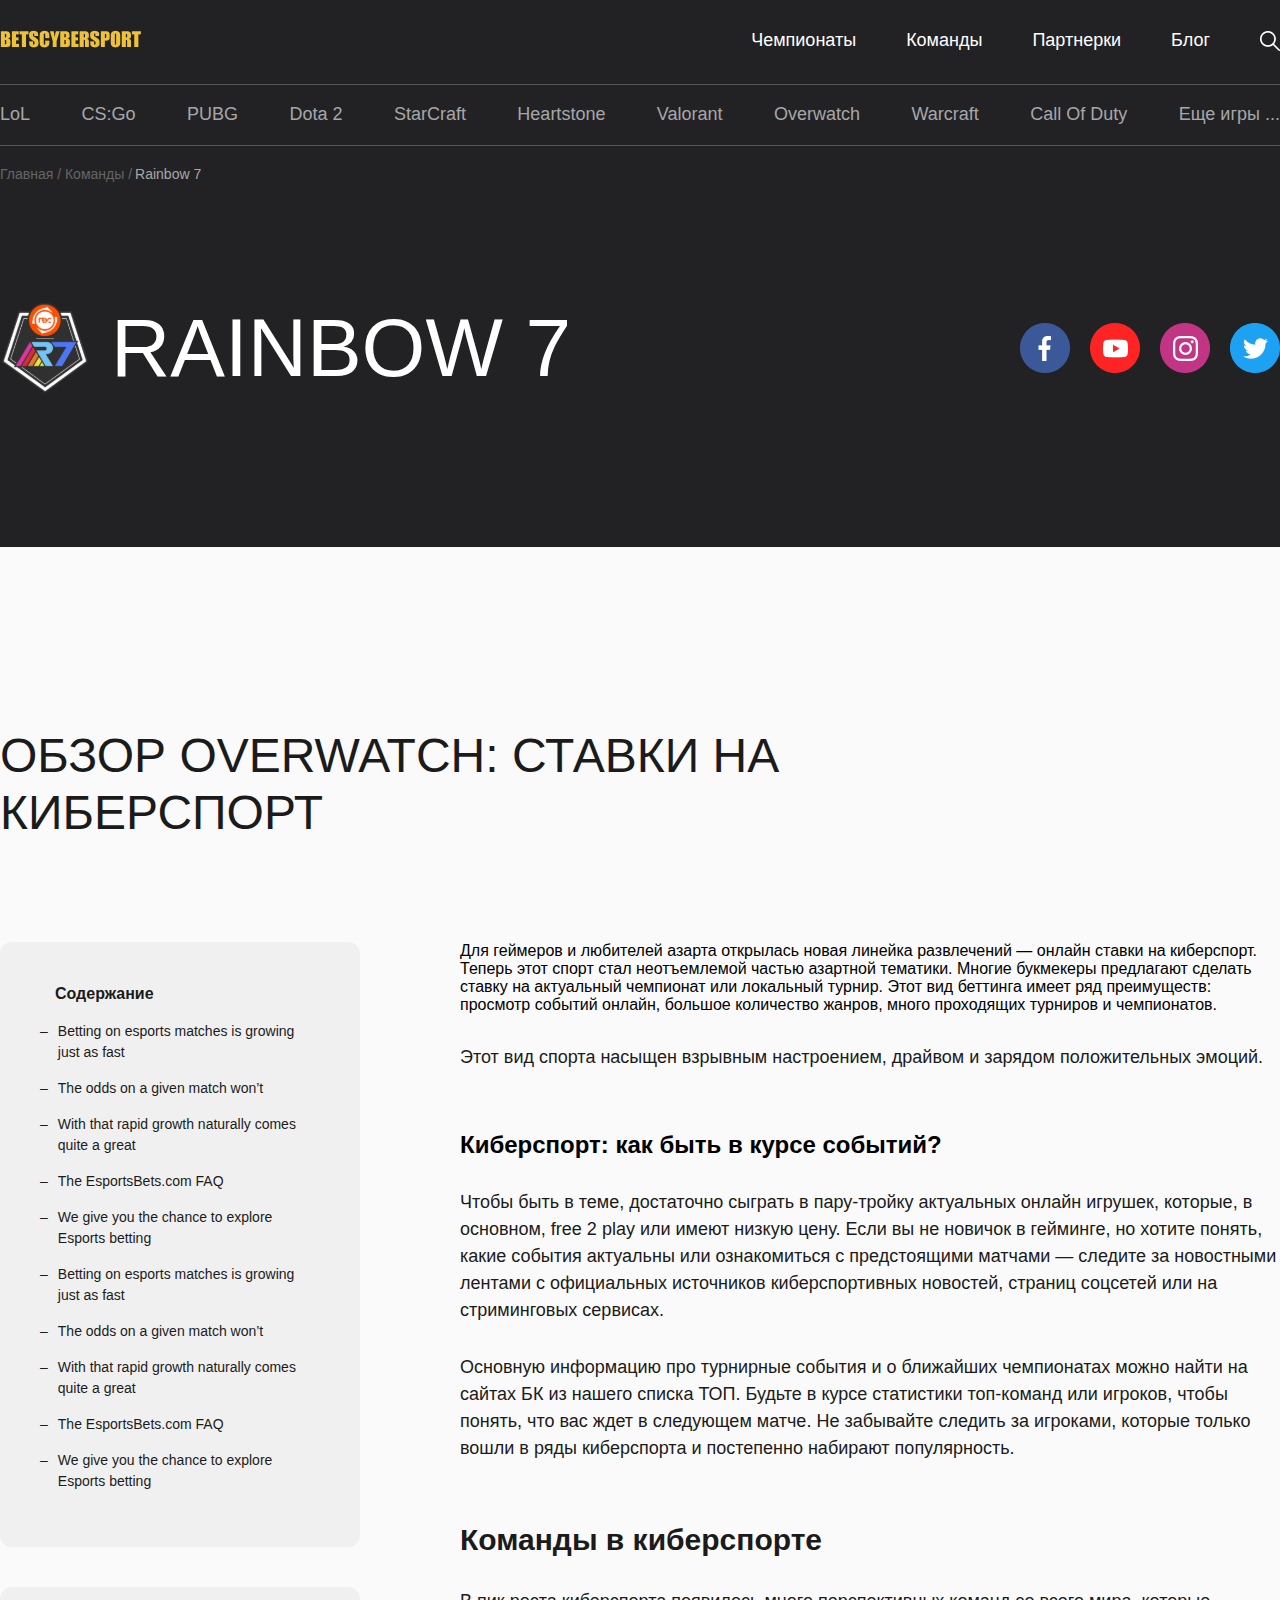
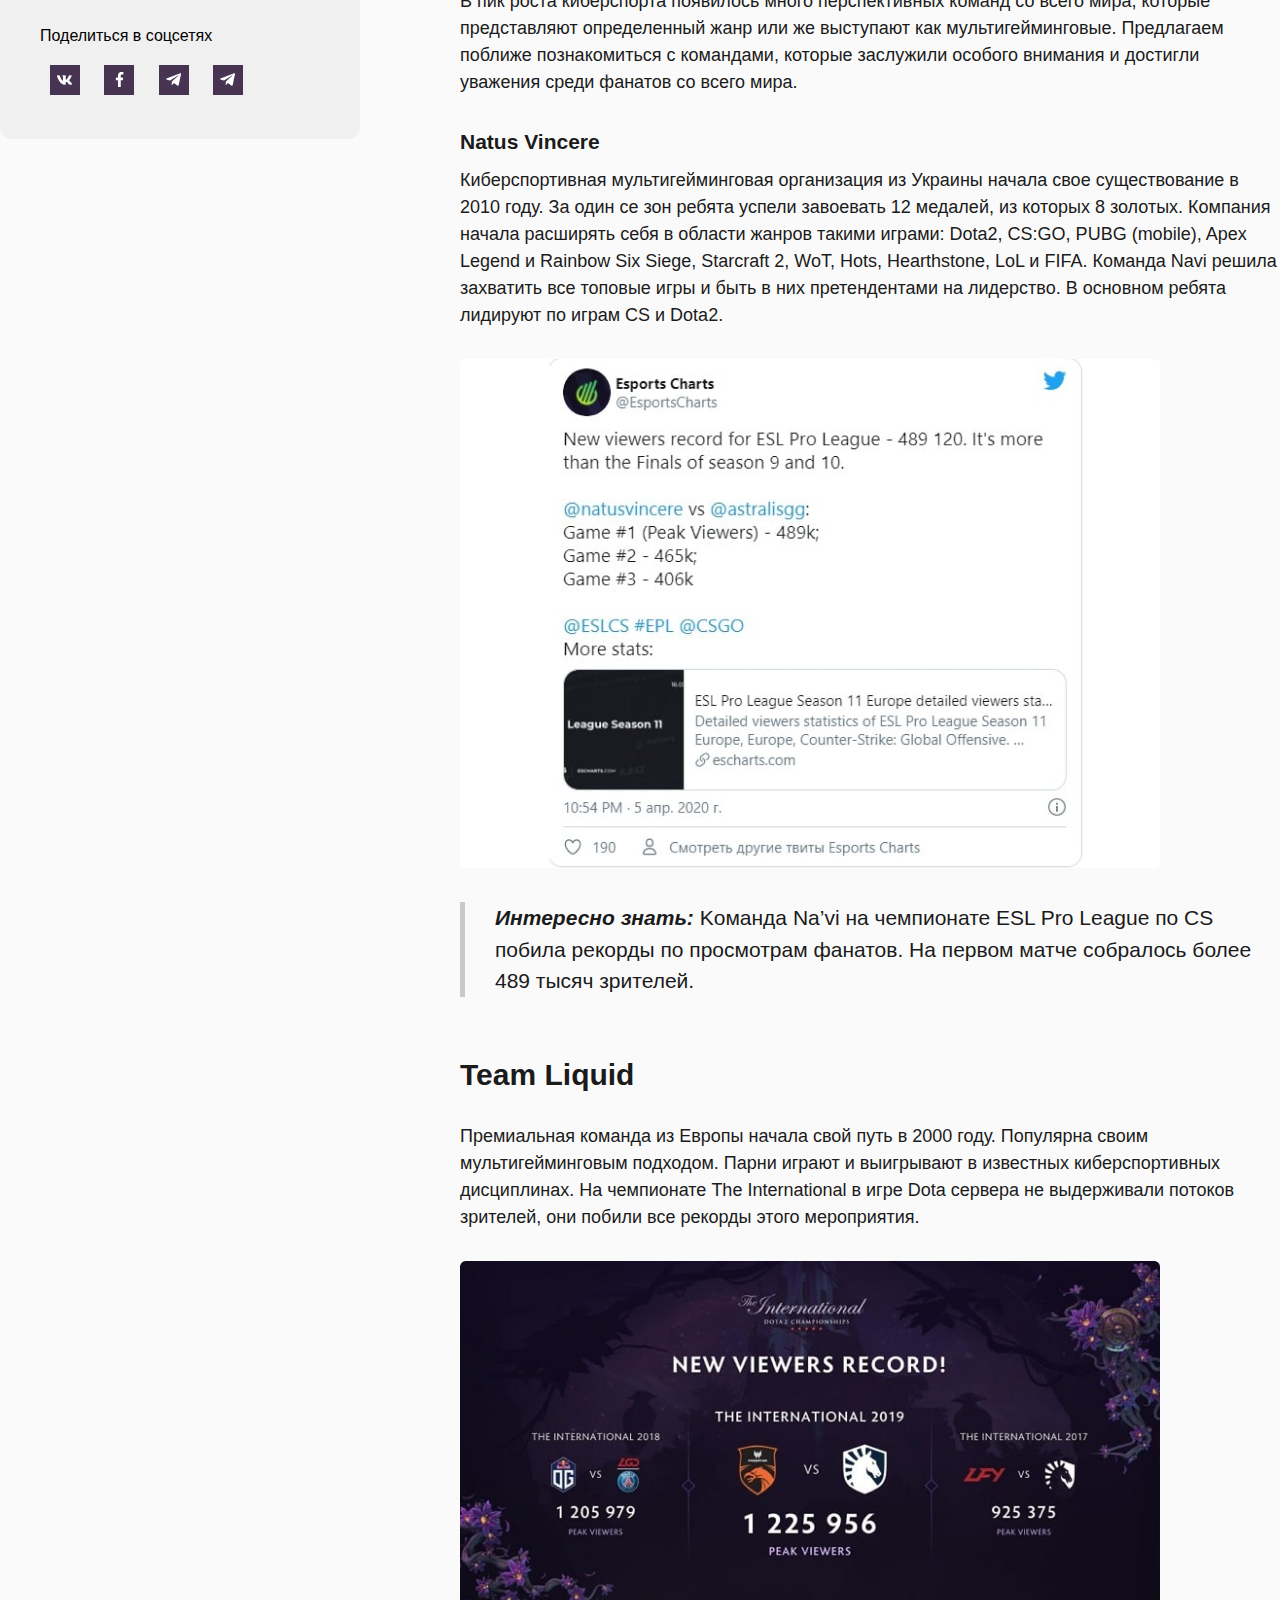
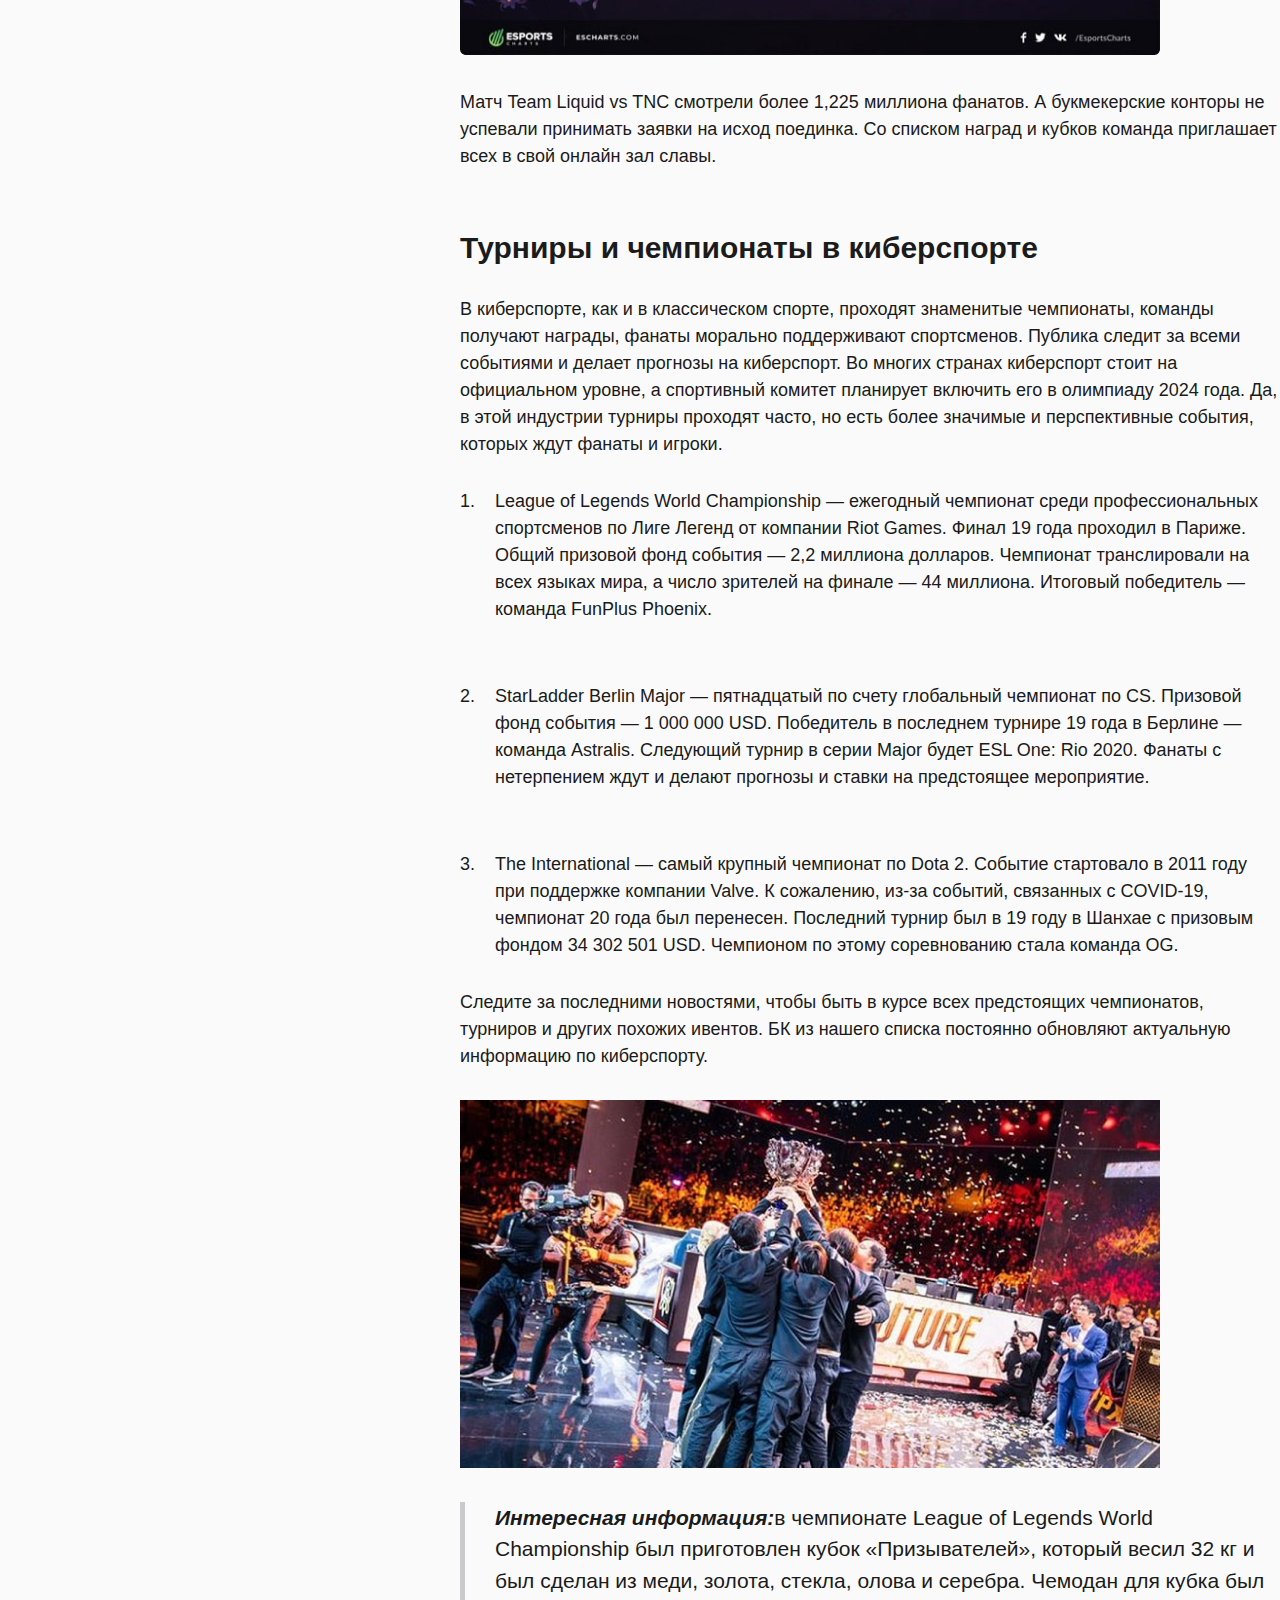
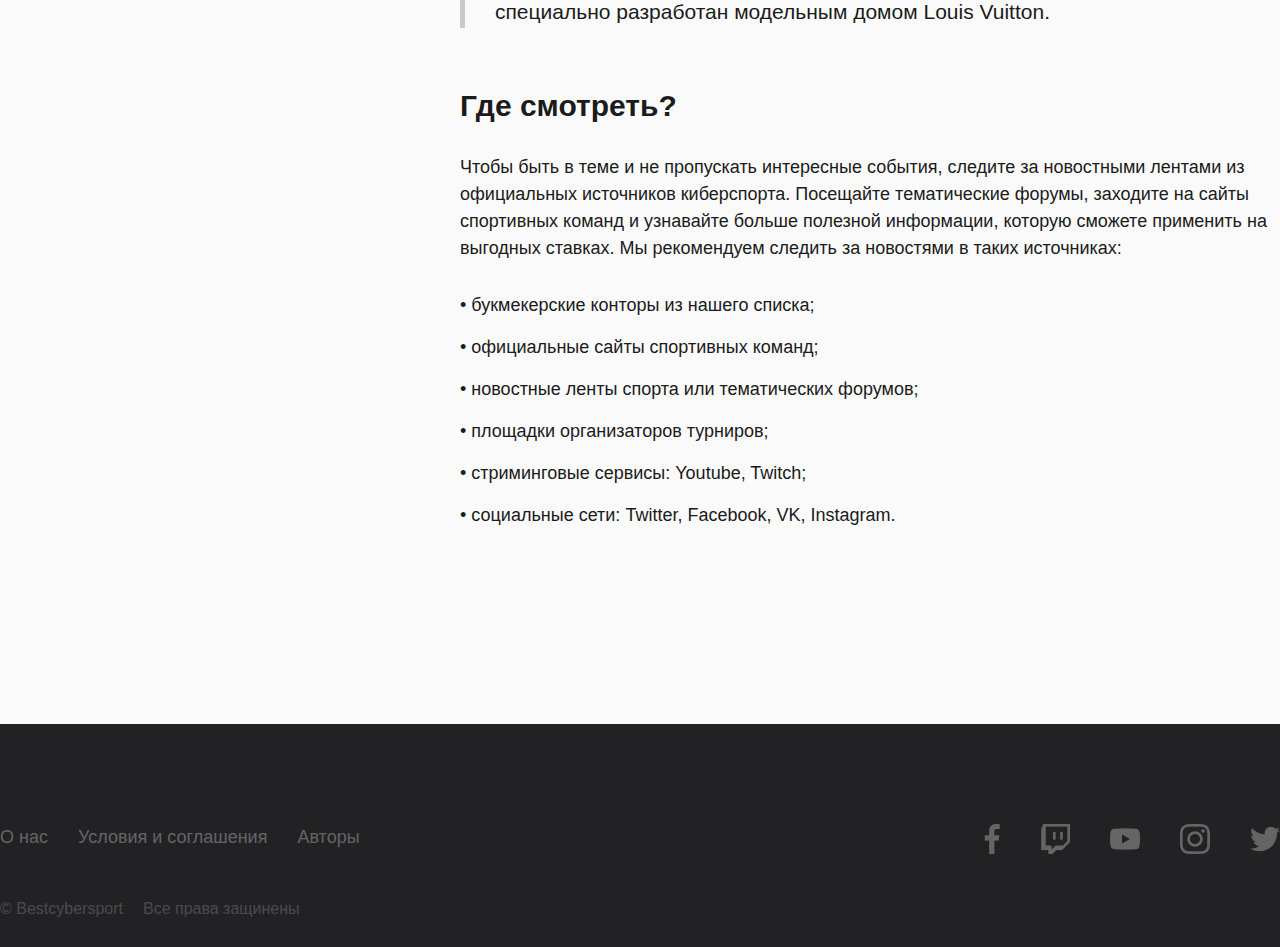
<file: team-desctop-final.html>
<!DOCTYPE html>
<html lang="en">
<head>
    <meta charset="UTF-8">
    <meta http-equiv="X-UA-Compatible" content="IE=edge">
    <meta name="viewport" content="width=device-width, initial-scale=1.0">
    <title>Document</title>
    <link href="./assets/styles/common.css" rel="stylesheet">
</head>
<body>
    
    <header class="header">
        <div class="container">
            <div class="header__header">
                <div class="header__logo">
                    <a href="index.html"><img src="./assets/images/game-logo.png" alt=""></a>
                </div>
                <div class="header__text">
                    <ul class="header__list">
                        <li class="header__title">
                            <a href="tournaments.html">Чемпионаты</a>
                        </li>
                        <li class="header__title">
                            <a href="team-list.html">Команды</a>
                        </li>
                        <li class="header__title">
                            <a href="partners-list-desctop.html">Партнерки</a>
                        </li>
                        <li class="header__title">
                            <a href="blog-desctop.html">Блог</a>
                        </li>
                    </ul>
                    <img class="header__icon" src="./assets/images/icons/lupa.png" alt="">
                </div>
            </div>
        </div>
    </header>

    <div class="game-games">
        <div class="container">
            <div class="game-games__items">
                <ul class="game-games__list">
                    <li class="game-games__title">LoL</li>
                    <li class="game-games__title">CS:Go</li>
                    <li class="game-games__title">PUBG</li>
                    <li class="game-games__title">Dota 2</li>
                    <li class="game-games__title">StarCraft</li>
                    <li class="game-games__title">Heartstone</li>
                    <li class="game-games__title">Valorant</li>
                    <li class="game-games__title">Overwatch</li>
                    <li class="game-games__title">Warcraft</li>
                    <li class="game-games__title">Call Of Duty</li>
                    <li class="game-games__title">Еще игры ...</li>
                </ul>
            </div>
        </div>
    </div>

    <div class="breadcrumbs">
        <div class="container">
            <div class="breadcrumbs__text">
                <span class="breadcrumbs__title">Главная / Команды / <p class="breadcrumbs__sub-title"> Rainbow 7</p></span> 
            </div>
        </div>
    </div>

    <div class="Rainbow-7">
        <div class="container">
            <div class="Rainbow-7__items">
                <div class="Rainbow-7__block">
                    <div>
                        <img class="Rainbow-7__img" src="./assets/images/r-7.svg" alt="">
                    </div>
                    <h1 class="Rainbow-7__title">Rainbow 7</h1>
                </div>
                <div class="Rainbow-7__social">
                    <ul class="Rainbow-7__list">
                        <li>
                            <img src="./assets/images/facebb.png" alt="">
                        </li>

                        <li>
                            <img src="./assets/images/youtoobb.png" alt="">
                        </li>

                        <li>
                            <img src="./assets/images/instt.png" alt="">
                        </li>

                        <li>
                            <img src="./assets/images/twitt.png" alt="">
                        </li>
                    </ul>
                </div>
            </div>
        </div>
    </div>

    <div class="news">
        <div class="container">
            <div class="news__items">
                <div class="news__header">
                    <h2 class="news__title">Обзор Overwatch: ставки на киберспорт</h2>
                </div>
                <div class="news__block">
                    <div class="side part">
                        <div class="news__content">
                            <ul class="news__list">
                                <li class="news__sub-title-header">Содержание</li>
                                <li class="news__sub-title">Betting on esports matches is growing just as fast</li>
                                <li class="news__sub-title">The odds on a given match won’t</li>
                                <li class="news__sub-title">With that rapid growth naturally comes quite a great</li>
                                <li class="news__sub-title">The EsportsBets.com FAQ</li>
                                <li class="news__sub-title">We give you the chance to explore Esports betting</li>
                                <li class="news__sub-title">Betting on esports matches is growing just as fast</li>
                                <li class="news__sub-title">The odds on a given match won’t</li>
                                <li class="news__sub-title">With that rapid growth naturally comes quite a great</li>
                                <li class="news__sub-title">The EsportsBets.com FAQ</li>
                                <li class="news__sub-title">We give you the chance to explore Esports betting</li>
                            </ul>
                            <div class="news__social">
                                <div class="news__social-text">
                                    <span class="news__social-title">Поделиться в соцсетях</span>
                                </div>
                                <div class="news__social-img">
                                    <img class="news__icon" src="./assets/images/icons/ВК.png" alt="">
                                    <img class="news__icon" src="./assets/images/icons/ФБ.png" alt="">
                                    <img class="news__icon" src="./assets/images/icons/Телеграм.png" alt="">
                                    <img class="news__icon" src="./assets/images/icons/Телеграм.png" alt="">
                                </div>
                                
                            </div>
                        </div>
                    </div>

                    <div class="central part">
                        <div class="newspaper">
                            <div class="container">
                                <div class="newspaper__info">
                                    <p>
                                        Для геймеров и любителей азарта открылась новая линейка развлечений — онлайн ставки на киберспорт. 
                                        Теперь этот спорт стал неотъемлемой частью азартной тематики. 
                                        Многие букмекеры предлагают сделать ставку на актуальный чемпионат или локальный турнир.
                                        Этот вид беттинга имеет ряд преимуществ: просмотр событий онлайн, большое количество жанров, много проходящих турниров и чемпионатов.    
                                    </p>
                                    <p class="newspaper__sub-title">
                                        Этот вид спорта насыщен взрывным настроением, драйвом и зарядом положительных эмоций.
                                    </p>
                                    <h2 class="newspaper__titel">Киберспорт: как быть в курсе событий?</h2>
                                    <div class="newspaper__title">
                                        
                                        Чтобы быть в теме, достаточно сыграть в пару-тройку актуальных онлайн игрушек, которые, в основном, free 2 play или имеют низкую цену.
                                        Если вы не новичок в гейминге, но хотите понять, какие события актуальны или ознакомиться с предстоящими матчами — следите за новостными
                                        лентами с официальных источников киберспортивных новостей, страниц соцсетей или на стриминговых сервисах.
                                    </div>
                                        <div class="newspaper__sub-title">
                                            Основную информацию про турнирные события и о ближайших чемпионатах можно найти на сайтах БК из нашего списка ТОП. 
                                            Будьте в курсе статистики топ-команд или игроков, чтобы понять,
                                            что вас ждет в следующем матче. Не забывайте следить за игроками, которые только вошли в ряды киберспорта и постепенно набирают популярность.
                                        </div>
                                        <div class="newspaper__header-text">Команды в киберспорте</div>
                                        <div class="newspaper__title">
                                            В пик роста киберспорта появилось много перспективных команд со всего мира, которые представляют определенный жанр или же выступают как мультигейминговые.
                                            Предлагаем поближе познакомиться с командами, которые заслужили особого внимания и достигли уважения среди фанатов со всего мира.
                                        </div>
                                        <div class="newspaper__title-text">Natus Vincere</div>
                                        <div class="newspaper__title">
                                            Киберспортивная мультигейминговая организация из Украины начала свое существование в 2010 году. За один се зон ребята успели завоевать 12 медалей, из которых 8 золотых.
                                            Компания начала расширять себя в области жанров такими играми: Dota2, CS:GO, PUBG (mobile), Apex Legend и Rainbow Six Siege, Starcraft 2, WoT, Hots, Hearthstone, LoL и FIFA.
                                            Команда Navi решила захватить все топовые игры и быть в них претендентами на лидерство. В основном ребята лидируют по играм CS и Dota2.
                                        </div>
                                        <div class="newspaper__img">
                                            <img src="./assets/images/esl-pro-league-twitter 1.png" alt="">
                                        </div>
                                        <div class="newspaper__text-block">
                                            <p class="newspaper__sub-text">
                                                <span class="newspaper__header-sub-text">Интересно знать:</span> Kоманда Na’vi на чемпионате ESL Pro League 
                                                по CS побила рекорды по просмотрам фанатов. 
                                                На первом матче собралось более 489 тысяч зрителей.
                                            </p>
                                        </div>
                                        <div class="newspaper__header-text">Team Liquid</div>
                                        <div class="newspaper__title">
                                            Премиальная команда из Европы начала свой путь в 2000 году. Популярна своим мультигейминговым подходом. Парни играют и выигрывают 
                                            в известных киберспортивных дисциплинах.
                                            На чемпионате The International в игре Dota сервера не выдерживали потоков зрителей, они побили все рекорды этого мероприятия.
                                        </div>
                                        <div class="newspaper__img">
                                            <img src="./assets/images/the-international-dota-2 1.png" alt="">
                                        </div>
                                        <div class="newspaper__title">
                                            Матч Team Liquid vs TNC смотрели более 1,225 миллиона фанатов.
                                            А букмекерские конторы не успевали принимать заявки на исход поединка. 
                                            Со списком наград и кубков команда приглашает всех в свой онлайн зал славы.
                                        </div>
                                        <div class="newspaper__header-text">Турниры и чемпионаты в киберспорте</div>
                                        <div class="newspaper__sub-title">
                                            В киберспорте, как и в классическом спорте, проходят знаменитые чемпионаты, команды получают награды, фанаты морально поддерживают спортсменов. 
                                            Публика следит за всеми событиями и делает прогнозы на киберспорт. Во многих странах киберспорт стоит на официальном уровне, а спортивный комитет планирует 
                                            включить его в олимпиаду 2024 года. Да, в этой индустрии турниры проходят часто, но есть более значимые и перспективные события, которых ждут фанаты и игроки.
                                        </div>
                                        <div class="newspaper__block-title">
                                            <div class="newspaper__number">1.</div>
                                            <div class="newspaper__sub-title-text">
                                                League of Legends World Championship — ежегодный чемпионат среди профессиональных спортсменов по 
                                                Лиге Легенд от компании Riot Games. Финал 19 года проходил в Париже. Общий призовой 
                                                фонд события — 2,2 миллиона долларов. Чемпионат транслировали на всех языках мира,
                                                а число зрителей на финале — 44 миллиона. Итоговый победитель — команда FunPlus Phoenix.
                                            </div>
                                        </div>
                                        <div class="newspaper__block-title">
                                            <div class="newspaper__number">2.</div>
                                            <div class="newspaper__sub-title-text">
                                                StarLadder Berlin Major — пятнадцатый по счету глобальный чемпионат по CS. 
                                                Призовой фонд события — 1 000 000 USD. Победитель в последнем турнире 19 года в Берлине — команда Astralis. 
                                                Следующий турнир в серии Major будет ESL One: Rio 2020. Фанаты с нетерпением ждут и делают прогнозы и ставки на предстоящее мероприятие.
                                            </div>
                                        </div>
                                        <div class="newspaper__block-title">
                                            <div class="newspaper__number">3.</div>
                                            <div class="newspaper__sub-title-text">
                                                The International — самый крупный чемпионат по Dota 2. Событие стартовало в 2011 году при поддержке компании Valve. 
                                                К сожалению, из-за событий, связанных с COVID-19, чемпионат 20 года был перенесен. Последний турнир был в 19 году в 
                                                Шанхае с призовым фондом 34 302 501 USD. Чемпионом по этому соревнованию стала команда OG.
                                            </div>
                                        </div>
                                        <div class="newspaper__title">
                                            Следите за последними новостями, чтобы быть в курсе всех предстоящих чемпионатов, турниров и других похожих ивентов. 
                                            БК из нашего списка постоянно обновляют актуальную информацию по киберспорту.
                                        </div>
                                        <div class="newspaper__img">
                                            <img src="./assets/images/lol-world-championship 1.png" alt="">
                                        </div>
                                        <div class="newspaper__text-block">
                                            <p class="newspaper__sub-text">
                                                <span class="newspaper__header-sub-text">Интересная информация:</span>в чемпионате League of Legends World Championship
                                                 был приготовлен кубок «Призывателей», который весил 32 кг и был сделан из меди, золота, стекла, олова и серебра. 
                                                 Чемодан для кубка был специально разработан модельным домом Louis Vuitton.
                                            </p>
                                        </div>
                                        <div class="newspaper__header-text">Где смотреть?</div>
                                        <div class="newspaper__title">
                                            Чтобы быть в теме и не пропускать интересные события, следите за новостными лентами из официальных источников киберспорта. 
                                            Посещайте тематические форумы, заходите на сайты спортивных команд и узнавайте больше полезной информации, которую сможете 
                                            применить на выгодных ставках. Мы рекомендуем следить за новостями в таких источниках:
                                        </div>
                                        <div class="newspaper__block-info">
                                            <div class="newspaper__sub-info">
                                                • букмекерские конторы из нашего списка;
                                            </div>
                                            <div class="newspaper__sub-info">
                                                • официальные сайты спортивных команд;
                                            </div>
                                            <div class="newspaper__sub-info">
                                                • новостные ленты спорта или тематических форумов;
                                            </div>
                                            <div class="newspaper__sub-info">
                                                • площадки организаторов турниров;
                                            </div>
                                            <div class="newspaper__sub-info">
                                                • стриминговые сервисы: Youtube, Twitch;
                                            </div>
                                            <div class="newspaper__sub-info">
                                                • социальные сети: Twitter, Facebook, VK, Instagram.
                                            </div>
                                        </div>
                                </div>
                            </div>
                        </div>
                    </div>
                </div>
            </div>
        </div>
    </div>






    <footer class="footer">
        <div class="container">
            <div class="footer__items">
                <div class="footer__info">
                    <ul class="footer__list">
                        <li class="footer__title">О  нас</li>
                        <li class="footer__title">Условия и соглашения</li>
                        <li class="footer__title">Авторы</li>
                    </ul>
                    <ul class="footer__sub-list">
                        <li class="footer__sub-title">© Bestcybersport</li>
                        <li class="footer__sub-title">Все права защинены</li>
                    </ul>
                </div>
                <div class="footer__img-block">
                    <div class="footer__socials">
                        <a href="#" target="_blank">
                            <img src="./assets/images/icons/footer-f.png" alt="">
                        </a>
                        <a href="#" target="_blank">
                            <img src="./assets/images/icons/footer-twitch.png" alt="">
                        </a>
                        <a href="#" target="_blank">
                            <img src="./assets/images/icons/footer-youtube.png" alt="">
                        </a>
                        <a href="#" target="_blank">
                            <img src="./assets/images/icons/footer-instagram.png" alt="">
                        </a>
                        <a href="#" target="_blank">
                            <img src="./assets/images/icons/footer-twitter.png" alt="">
                        </a>
                    </div>    
                </div>
            </div>
        </div>
    </footer>
    
    <script src="./assets/scripts/common.js"></script>
</body>
</html>
</file>
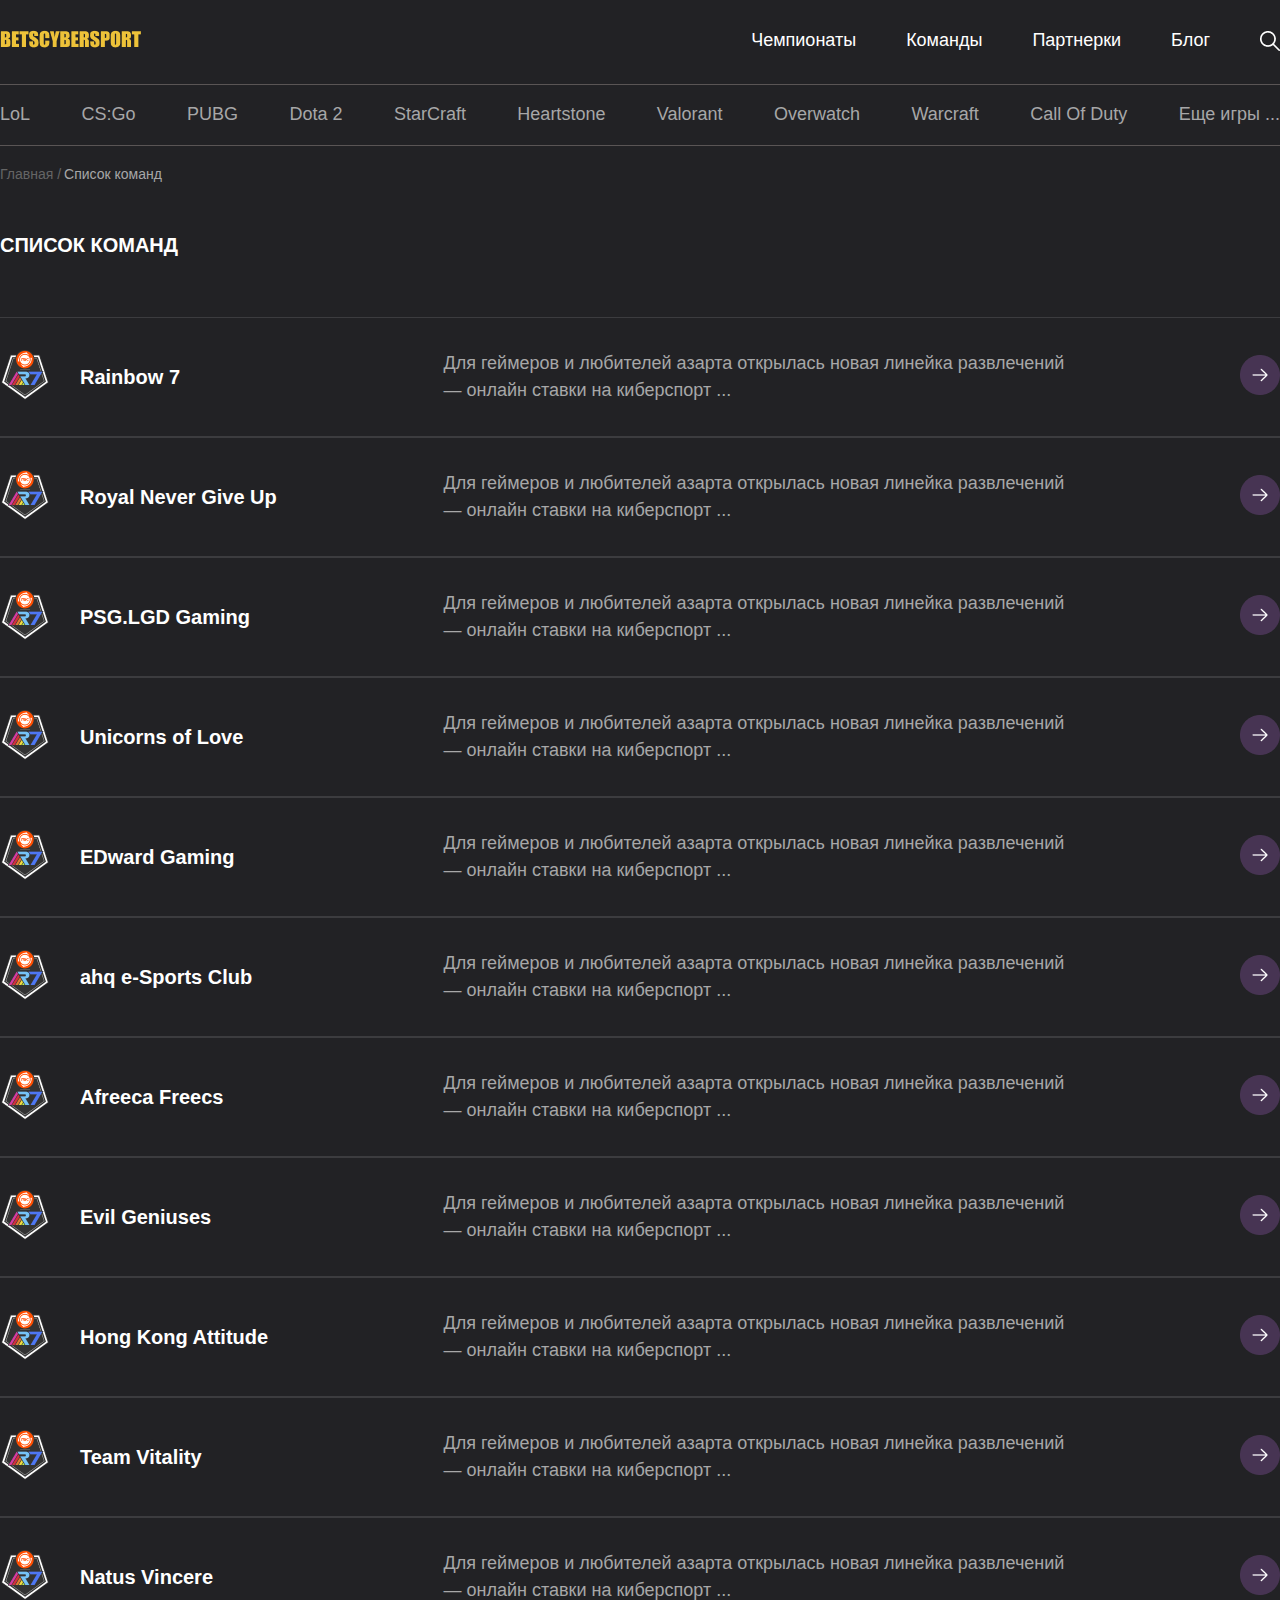
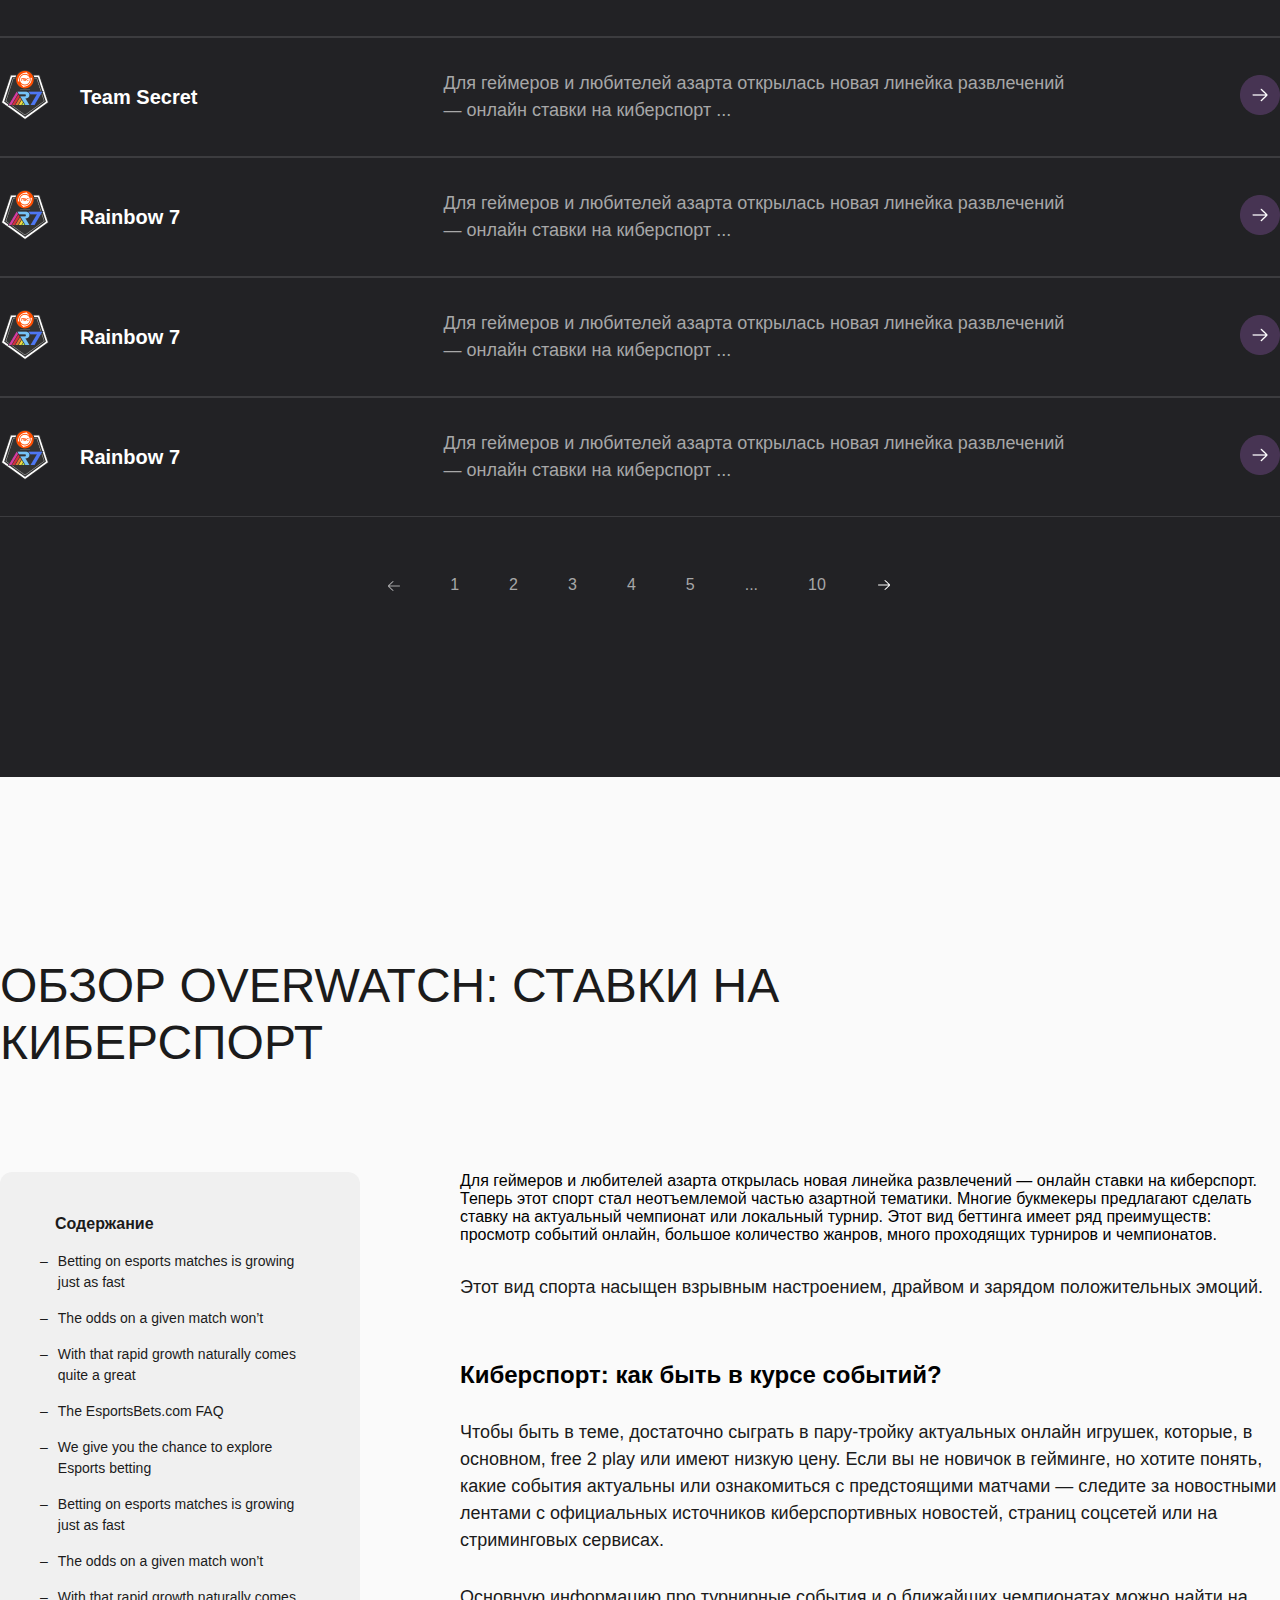
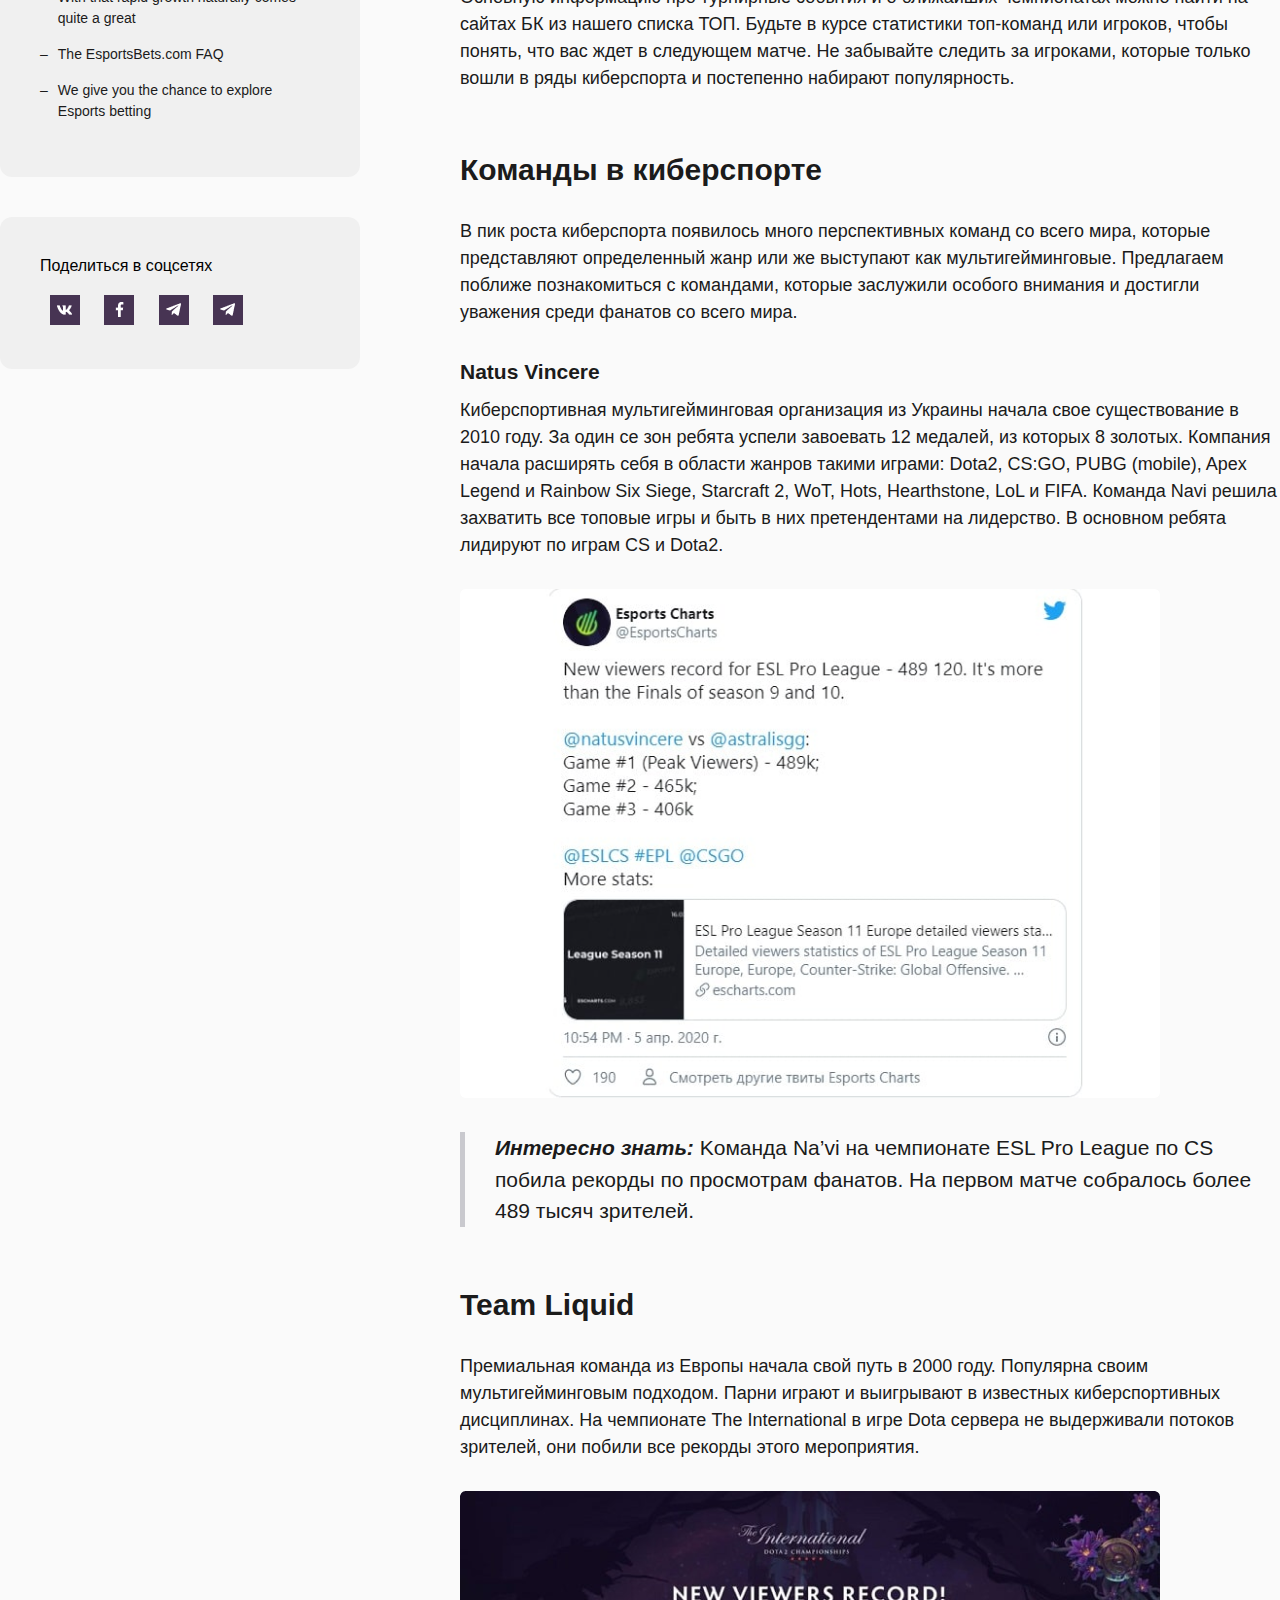
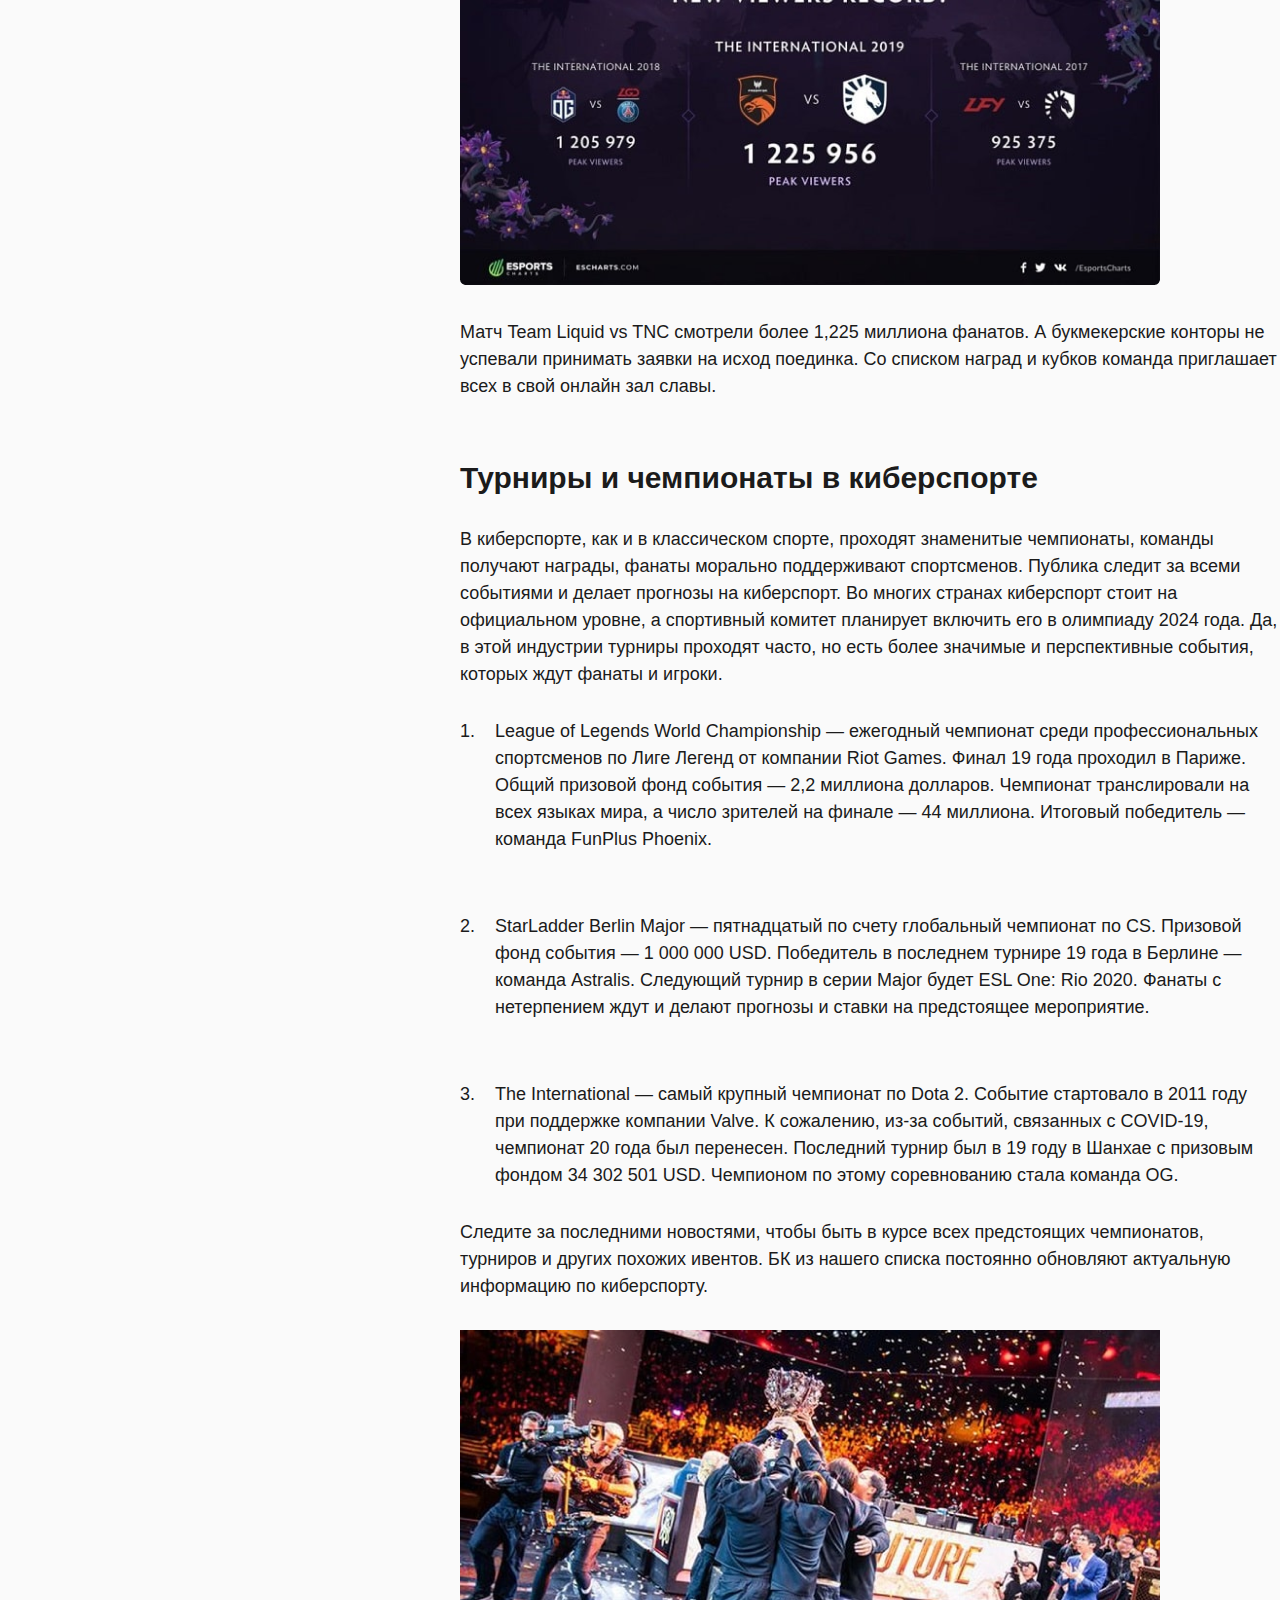
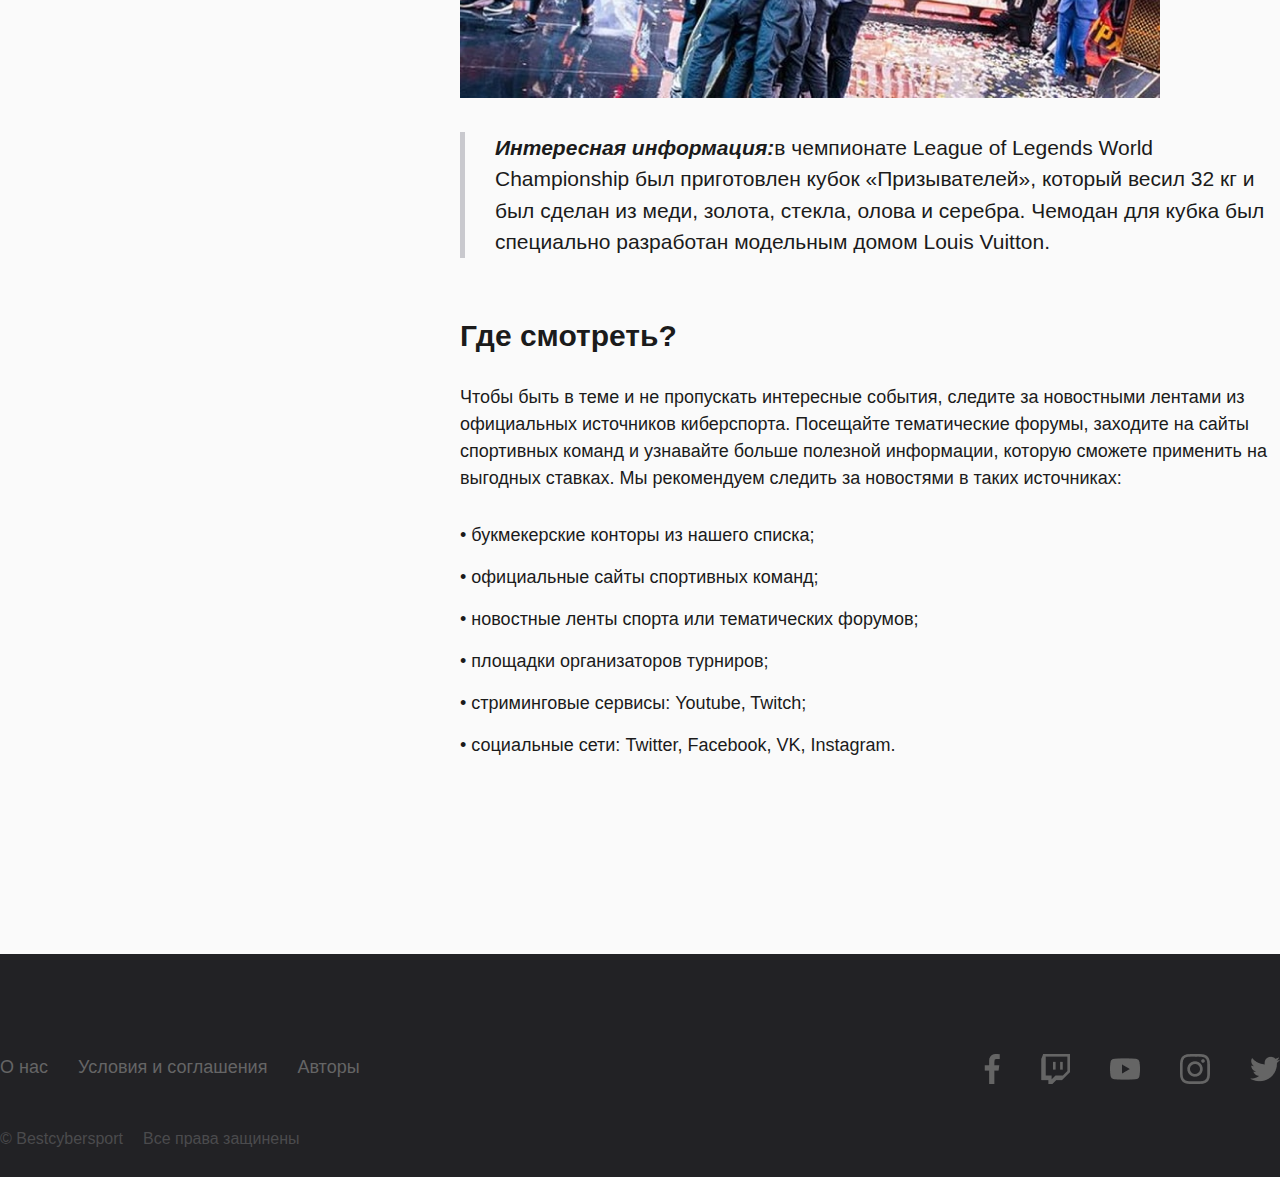
<file: team-list.html>
<!DOCTYPE html>
<html lang="en">
<head>
    <meta charset="UTF-8">
    <meta http-equiv="X-UA-Compatible" content="IE=edge">
    <meta name="viewport" content="width=device-width, initial-scale=1.0">
    <title>Document</title>
    <link href="./assets/styles/common.css" rel="stylesheet">
</head>
<body>
    <header class="header">
        <div class="container">
            <div class="header__header">
                <div class="header__logo">
                    <a href="index.html"><img src="./assets/images/game-logo.png" alt=""></a>
                </div>
                <div class="header__text">
                    <ul class="header__list">
                        <li class="header__title">
                            <a href="tournaments.html">Чемпионаты</a>
                        </li>
                        <li class="header__title">
                            <a href="team-list.html">Команды</a>
                        </li>
                        <li class="header__title">
                            <a href="partners-list-desctop.html">Партнерки</a>
                        </li>
                        <li class="header__title">
                            <a href="blog-desctop.html">Блог</a>
                        </li>
                    </ul>
                    <img class="header__icon" src="./assets/images/icons/lupa.png" alt="">
                </div>
            </div>
        </div>
    </header>

    <div class="game-games">
        <div class="container">
            <div class="game-games__items">
                <ul class="game-games__list">
                    <li class="game-games__title">LoL</li>
                    <li class="game-games__title">CS:Go</li>
                    <li class="game-games__title">PUBG</li>
                    <li class="game-games__title">Dota 2</li>
                    <li class="game-games__title">StarCraft</li>
                    <li class="game-games__title">Heartstone</li>
                    <li class="game-games__title">Valorant</li>
                    <li class="game-games__title">Overwatch</li>
                    <li class="game-games__title">Warcraft</li>
                    <li class="game-games__title">Call Of Duty</li>
                    <li class="game-games__title">Еще игры ...</li>
                </ul>
            </div>
        </div>
    </div>

    <div class="breadcrumbs">
        <div class="container">
            <div class="breadcrumbs__text">
                <span class="breadcrumbs__title">Главная / <p class="breadcrumbs__sub-title"> Список команд</p></span> 
            </div>
        </div>
    </div>

    <div class="command-list">
        <div class="container">
            <div class="command-list__items">
                <div class="command-list__header">
                    <h1 class="command-list__header-title">Список команд</h1>
                </div>
                <div class="command-list__block">
                    <div class="command-list__list">
                        <div class="command-list__img-logo">
                            <img src="./assets/images/icons/r7.png" alt="">
                        </div>
                        <div class="command-list__text">
                            <span class="command-list__title">Rainbow 7</span>
                        </div>
                        <div class="command-list__sub-text">
                            <span class="command-list__sub-title">Для геймеров и любителей азарта открылась новая линейка развлечений — онлайн ставки на киберспорт ...</span>
                        </div>
                        <div class="command-list__img">
                            <img src="./assets/images/icons/strelka.png" alt="">
                        </div>
                    </div>   
                    <div class="command-list__list">
                        <div class="command-list__img-logo">
                            <img src="./assets/images/icons/r7.png" alt="">
                        </div>
                        <div class="command-list__text">
                            <span class="command-list__title">Royal Never Give Up</span>
                        </div>
                        <div class="command-list__sub-text">
                            <span class="command-list__sub-title">Для геймеров и любителей азарта открылась новая линейка развлечений — онлайн ставки на киберспорт ...</span>
                        </div>
                        <div class="command-list__img">
                            <img src="./assets/images/icons/strelka.png" alt="">
                        </div>
                    </div>   
                    <div class="command-list__list">
                        <div class="command-list__img-logo">
                            <img src="./assets/images/icons/r7.png" alt="">
                        </div>
                        <div class="command-list__text">
                            <span class="command-list__title">PSG.LGD Gaming</span>
                        </div>
                        <div class="command-list__sub-text">
                            <span class="command-list__sub-title">Для геймеров и любителей азарта открылась новая линейка развлечений — онлайн ставки на киберспорт ...</span>
                        </div>
                        <div class="command-list__img">
                            <img src="./assets/images/icons/strelka.png" alt="">
                        </div>
                    </div>   
                    <div class="command-list__list">
                        <div class="command-list__img-logo">
                            <img src="./assets/images/icons/r7.png" alt="">
                        </div>
                        <div class="command-list__text">
                            <span class="command-list__title">Unicorns of Love</span>
                        </div>
                        <div class="command-list__sub-text">
                            <span class="command-list__sub-title">Для геймеров и любителей азарта открылась новая линейка развлечений — онлайн ставки на киберспорт ...</span>
                        </div>
                        <div class="command-list__img">
                            <img src="./assets/images/icons/strelka.png" alt="">
                        </div>
                    </div>   
                    <div class="command-list__list">
                        <div class="command-list__img-logo">
                            <img src="./assets/images/icons/r7.png" alt="">
                        </div>
                        <div class="command-list__text">
                            <span class="command-list__title">EDward Gaming</span>
                        </div>
                        <div class="command-list__sub-text">
                            <span class="command-list__sub-title">Для геймеров и любителей азарта открылась новая линейка развлечений — онлайн ставки на киберспорт ...</span>
                        </div>
                        <div class="command-list__img">
                            <img src="./assets/images/icons/strelka.png" alt="">
                        </div>
                    </div>   
                    <div class="command-list__list">
                        <div class="command-list__img-logo">
                            <img src="./assets/images/icons/r7.png" alt="">
                        </div>
                        <div class="command-list__text">
                            <span class="command-list__title">ahq e-Sports Club</span>
                        </div>
                        <div class="command-list__sub-text">
                            <span class="command-list__sub-title">Для геймеров и любителей азарта открылась новая линейка развлечений — онлайн ставки на киберспорт ...</span>
                        </div>
                        <div class="command-list__img">
                            <img src="./assets/images/icons/strelka.png" alt="">
                        </div>
                    </div>   
                    <div class="command-list__list">
                        <div class="command-list__img-logo">
                            <img src="./assets/images/icons/r7.png" alt="">
                        </div>
                        <div class="command-list__text">
                            <span class="command-list__title">Afreeca Freecs</span>
                        </div>
                        <div class="command-list__sub-text">
                            <span class="command-list__sub-title">Для геймеров и любителей азарта открылась новая линейка развлечений — онлайн ставки на киберспорт ...</span>
                        </div>
                        <div class="command-list__img">
                            <img src="./assets/images/icons/strelka.png" alt="">
                        </div>
                    </div>   
                    <div class="command-list__list">
                        <div class="command-list__img-logo">
                            <img src="./assets/images/icons/r7.png" alt="">
                        </div>
                        <div class="command-list__text">
                            <span class="command-list__title">Evil Geniuses</span>
                        </div>
                        <div class="command-list__sub-text">
                            <span class="command-list__sub-title">Для геймеров и любителей азарта открылась новая линейка развлечений — онлайн ставки на киберспорт ...</span>
                        </div>
                        <div class="command-list__img">
                            <img src="./assets/images/icons/strelka.png" alt="">
                        </div>
                    </div>   
                    <div class="command-list__list">
                        <div class="command-list__img-logo">
                            <img src="./assets/images/icons/r7.png" alt="">
                        </div>
                        <div class="command-list__text">
                            <span class="command-list__title">Hong Kong Attitude</span>
                        </div>
                        <div class="command-list__sub-text">
                            <span class="command-list__sub-title">Для геймеров и любителей азарта открылась новая линейка развлечений — онлайн ставки на киберспорт ...</span>
                        </div>
                        <div class="command-list__img">
                            <img src="./assets/images/icons/strelka.png" alt="">
                        </div>
                    </div>   
                    <div class="command-list__list">
                        <div class="command-list__img-logo">
                            <img src="./assets/images/icons/r7.png" alt="">
                        </div>
                        <div class="command-list__text">
                            <span class="command-list__title">Team Vitality</span>
                        </div>
                        <div class="command-list__sub-text">
                            <span class="command-list__sub-title">Для геймеров и любителей азарта открылась новая линейка развлечений — онлайн ставки на киберспорт ...</span>
                        </div>
                        <div class="command-list__img">
                            <img src="./assets/images/icons/strelka.png" alt="">
                        </div>
                    </div>   
                    <div class="command-list__list">
                        <div class="command-list__img-logo">
                            <img src="./assets/images/icons/r7.png" alt="">
                        </div>
                        <div class="command-list__text">
                            <span class="command-list__title">Natus Vincere</span>
                        </div>
                        <div class="command-list__sub-text">
                            <span class="command-list__sub-title">Для геймеров и любителей азарта открылась новая линейка развлечений — онлайн ставки на киберспорт ...</span>
                        </div>
                        <div class="command-list__img">
                            <img src="./assets/images/icons/strelka.png" alt="">
                        </div>
                    </div>   
                    <div class="command-list__list">
                        <div class="command-list__img-logo">
                            <img src="./assets/images/icons/r7.png" alt="">
                        </div>
                        <div class="command-list__text">
                            <span class="command-list__title">Team Secret</span>
                        </div>
                        <div class="command-list__sub-text">
                            <span class="command-list__sub-title">Для геймеров и любителей азарта открылась новая линейка развлечений — онлайн ставки на киберспорт ...</span>
                        </div>
                        <div class="command-list__img">
                            <img src="./assets/images/icons/strelka.png" alt="">
                        </div>
                    </div>   
                    <div class="command-list__list">
                        <div class="command-list__img-logo">
                            <img src="./assets/images/icons/r7.png" alt="">
                        </div>
                        <div class="command-list__text">
                            <span class="command-list__title">Rainbow 7</span>
                        </div>
                        <div class="command-list__sub-text">
                            <span class="command-list__sub-title">Для геймеров и любителей азарта открылась новая линейка развлечений — онлайн ставки на киберспорт ...</span>
                        </div>
                        <div class="command-list__img">
                            <img src="./assets/images/icons/strelka.png" alt="">
                        </div>
                    </div>   
                    <div class="command-list__list">
                        <div class="command-list__img-logo">
                            <img src="./assets/images/icons/r7.png" alt="">
                        </div>
                        <div class="command-list__text">
                            <span class="command-list__title">Rainbow 7</span>
                        </div>
                        <div class="command-list__sub-text">
                            <span class="command-list__sub-title">Для геймеров и любителей азарта открылась новая линейка развлечений — онлайн ставки на киберспорт ...</span>
                        </div>
                        <div class="command-list__img">
                            <img src="./assets/images/icons/strelka.png" alt="">
                        </div>
                    </div>   
                    <div class="command-list__list">
                        <div class="command-list__img-logo">
                            <img src="./assets/images/icons/r7.png" alt="">
                        </div>
                        <div class="command-list__text">
                            <span class="command-list__title">Rainbow 7</span>
                        </div>
                        <div class="command-list__sub-text">
                            <span class="command-list__sub-title">Для геймеров и любителей азарта открылась новая линейка развлечений — онлайн ставки на киберспорт ...</span>
                        </div>
                        <div class="command-list__img">
                            <img src="./assets/images/icons/strelka.png" alt="">
                        </div>
                    </div>   
                </div>
                <div class="tournaments__list">
                    <ul class="tournaments__function">
                        <li class="tournaments__pages-img"><img src="./assets/images/icons/Vector22.png" alt=""></li> 
                        <li class="tournaments__pages">1</li>
                        <li class="tournaments__pages">2</li>
                        <li class="tournaments__pages">3</li>
                        <li class="tournaments__pages">4</li>
                        <li class="tournaments__pages">5</li>
                        <li class="tournaments__pages">...</li>
                        <li class="tournaments__pages">10</li>
                        <li class="tournaments__pages-img"><img src="./assets/images/icons/right-arrow 22.png" alt=""></li>
                    </ul>
                </div>
            </div>
        </div>
    </div>

    <div class="news">
        <div class="container">
            <div class="news__items">
                <div class="news__header">
                    <h2 class="news__title">Обзор Overwatch: ставки на киберспорт</h2>
                </div>
                <div class="news__block">
                    <div class="side part">
                        <div class="news__content">
                            <ul class="news__list">
                                <li class="news__sub-title-header">Содержание</li>
                                <li class="news__sub-title">Betting on esports matches is growing just as fast</li>
                                <li class="news__sub-title">The odds on a given match won’t</li>
                                <li class="news__sub-title">With that rapid growth naturally comes quite a great</li>
                                <li class="news__sub-title">The EsportsBets.com FAQ</li>
                                <li class="news__sub-title">We give you the chance to explore Esports betting</li>
                                <li class="news__sub-title">Betting on esports matches is growing just as fast</li>
                                <li class="news__sub-title">The odds on a given match won’t</li>
                                <li class="news__sub-title">With that rapid growth naturally comes quite a great</li>
                                <li class="news__sub-title">The EsportsBets.com FAQ</li>
                                <li class="news__sub-title">We give you the chance to explore Esports betting</li>
                            </ul>
                            <div class="news__social">
                                <div class="news__social-text">
                                    <span class="news__social-title">Поделиться в соцсетях</span>
                                </div>
                                <div class="news__social-img">
                                    <img class="news__icon" src="./assets/images/icons/ВК.png" alt="">
                                    <img class="news__icon" src="./assets/images/icons/ФБ.png" alt="">
                                    <img class="news__icon" src="./assets/images/icons/Телеграм.png" alt="">
                                    <img class="news__icon" src="./assets/images/icons/Телеграм.png" alt="">
                                </div>
                                
                            </div>
                        </div>
                    </div>

                    <div class="central part">
                        <div class="newspaper">
                            <div class="container">
                                <div class="newspaper__info">
                                    <p>
                                        Для геймеров и любителей азарта открылась новая линейка развлечений — онлайн ставки на киберспорт. 
                                        Теперь этот спорт стал неотъемлемой частью азартной тематики. 
                                        Многие букмекеры предлагают сделать ставку на актуальный чемпионат или локальный турнир.
                                        Этот вид беттинга имеет ряд преимуществ: просмотр событий онлайн, большое количество жанров, много проходящих турниров и чемпионатов.    
                                    </p>
                                    <p class="newspaper__sub-title">
                                        Этот вид спорта насыщен взрывным настроением, драйвом и зарядом положительных эмоций.
                                    </p>
                                    <h2 class="newspaper__titel">Киберспорт: как быть в курсе событий?</h2>
                                    <div class="newspaper__title">
                                        
                                        Чтобы быть в теме, достаточно сыграть в пару-тройку актуальных онлайн игрушек, которые, в основном, free 2 play или имеют низкую цену.
                                        Если вы не новичок в гейминге, но хотите понять, какие события актуальны или ознакомиться с предстоящими матчами — следите за новостными
                                        лентами с официальных источников киберспортивных новостей, страниц соцсетей или на стриминговых сервисах.
                                    </div>
                                        <div class="newspaper__sub-title">
                                            Основную информацию про турнирные события и о ближайших чемпионатах можно найти на сайтах БК из нашего списка ТОП. 
                                            Будьте в курсе статистики топ-команд или игроков, чтобы понять,
                                            что вас ждет в следующем матче. Не забывайте следить за игроками, которые только вошли в ряды киберспорта и постепенно набирают популярность.
                                        </div>
                                        <div class="newspaper__header-text">Команды в киберспорте</div>
                                        <div class="newspaper__title">
                                            В пик роста киберспорта появилось много перспективных команд со всего мира, которые представляют определенный жанр или же выступают как мультигейминговые.
                                            Предлагаем поближе познакомиться с командами, которые заслужили особого внимания и достигли уважения среди фанатов со всего мира.
                                        </div>
                                        <div class="newspaper__title-text">Natus Vincere</div>
                                        <div class="newspaper__title">
                                            Киберспортивная мультигейминговая организация из Украины начала свое существование в 2010 году. За один се зон ребята успели завоевать 12 медалей, из которых 8 золотых.
                                            Компания начала расширять себя в области жанров такими играми: Dota2, CS:GO, PUBG (mobile), Apex Legend и Rainbow Six Siege, Starcraft 2, WoT, Hots, Hearthstone, LoL и FIFA.
                                            Команда Navi решила захватить все топовые игры и быть в них претендентами на лидерство. В основном ребята лидируют по играм CS и Dota2.
                                        </div>
                                        <div class="newspaper__img">
                                            <img src="./assets/images/esl-pro-league-twitter 1.png" alt="">
                                        </div>
                                        <div class="newspaper__text-block">
                                            <p class="newspaper__sub-text">
                                                <span class="newspaper__header-sub-text">Интересно знать:</span> Kоманда Na’vi на чемпионате ESL Pro League 
                                                по CS побила рекорды по просмотрам фанатов. 
                                                На первом матче собралось более 489 тысяч зрителей.
                                            </p>
                                        </div>
                                        <div class="newspaper__header-text">Team Liquid</div>
                                        <div class="newspaper__title">
                                            Премиальная команда из Европы начала свой путь в 2000 году. Популярна своим мультигейминговым подходом. Парни играют и выигрывают 
                                            в известных киберспортивных дисциплинах.
                                            На чемпионате The International в игре Dota сервера не выдерживали потоков зрителей, они побили все рекорды этого мероприятия.
                                        </div>
                                        <div class="newspaper__img">
                                            <img src="./assets/images/the-international-dota-2 1.png" alt="">
                                        </div>
                                        <div class="newspaper__title">
                                            Матч Team Liquid vs TNC смотрели более 1,225 миллиона фанатов.
                                            А букмекерские конторы не успевали принимать заявки на исход поединка. 
                                            Со списком наград и кубков команда приглашает всех в свой онлайн зал славы.
                                        </div>
                                        <div class="newspaper__header-text">Турниры и чемпионаты в киберспорте</div>
                                        <div class="newspaper__sub-title">
                                            В киберспорте, как и в классическом спорте, проходят знаменитые чемпионаты, команды получают награды, фанаты морально поддерживают спортсменов. 
                                            Публика следит за всеми событиями и делает прогнозы на киберспорт. Во многих странах киберспорт стоит на официальном уровне, а спортивный комитет планирует 
                                            включить его в олимпиаду 2024 года. Да, в этой индустрии турниры проходят часто, но есть более значимые и перспективные события, которых ждут фанаты и игроки.
                                        </div>
                                        <div class="newspaper__block-title">
                                            <div class="newspaper__number">1.</div>
                                            <div class="newspaper__sub-title-text">
                                                League of Legends World Championship — ежегодный чемпионат среди профессиональных спортсменов по 
                                                Лиге Легенд от компании Riot Games. Финал 19 года проходил в Париже. Общий призовой 
                                                фонд события — 2,2 миллиона долларов. Чемпионат транслировали на всех языках мира,
                                                а число зрителей на финале — 44 миллиона. Итоговый победитель — команда FunPlus Phoenix.
                                            </div>
                                        </div>
                                        <div class="newspaper__block-title">
                                            <div class="newspaper__number">2.</div>
                                            <div class="newspaper__sub-title-text">
                                                StarLadder Berlin Major — пятнадцатый по счету глобальный чемпионат по CS. 
                                                Призовой фонд события — 1 000 000 USD. Победитель в последнем турнире 19 года в Берлине — команда Astralis. 
                                                Следующий турнир в серии Major будет ESL One: Rio 2020. Фанаты с нетерпением ждут и делают прогнозы и ставки на предстоящее мероприятие.
                                            </div>
                                        </div>
                                        <div class="newspaper__block-title">
                                            <div class="newspaper__number">3.</div>
                                            <div class="newspaper__sub-title-text">
                                                The International — самый крупный чемпионат по Dota 2. Событие стартовало в 2011 году при поддержке компании Valve. 
                                                К сожалению, из-за событий, связанных с COVID-19, чемпионат 20 года был перенесен. Последний турнир был в 19 году в 
                                                Шанхае с призовым фондом 34 302 501 USD. Чемпионом по этому соревнованию стала команда OG.
                                            </div>
                                        </div>
                                        <div class="newspaper__title">
                                            Следите за последними новостями, чтобы быть в курсе всех предстоящих чемпионатов, турниров и других похожих ивентов. 
                                            БК из нашего списка постоянно обновляют актуальную информацию по киберспорту.
                                        </div>
                                        <div class="newspaper__img">
                                            <img src="./assets/images/lol-world-championship 1.png" alt="">
                                        </div>
                                        <div class="newspaper__text-block">
                                            <p class="newspaper__sub-text">
                                                <span class="newspaper__header-sub-text">Интересная информация:</span>в чемпионате League of Legends World Championship
                                                 был приготовлен кубок «Призывателей», который весил 32 кг и был сделан из меди, золота, стекла, олова и серебра. 
                                                 Чемодан для кубка был специально разработан модельным домом Louis Vuitton.
                                            </p>
                                        </div>
                                        <div class="newspaper__header-text">Где смотреть?</div>
                                        <div class="newspaper__title">
                                            Чтобы быть в теме и не пропускать интересные события, следите за новостными лентами из официальных источников киберспорта. 
                                            Посещайте тематические форумы, заходите на сайты спортивных команд и узнавайте больше полезной информации, которую сможете 
                                            применить на выгодных ставках. Мы рекомендуем следить за новостями в таких источниках:
                                        </div>
                                        <div class="newspaper__block-info">
                                            <div class="newspaper__sub-info">
                                                • букмекерские конторы из нашего списка;
                                            </div>
                                            <div class="newspaper__sub-info">
                                                • официальные сайты спортивных команд;
                                            </div>
                                            <div class="newspaper__sub-info">
                                                • новостные ленты спорта или тематических форумов;
                                            </div>
                                            <div class="newspaper__sub-info">
                                                • площадки организаторов турниров;
                                            </div>
                                            <div class="newspaper__sub-info">
                                                • стриминговые сервисы: Youtube, Twitch;
                                            </div>
                                            <div class="newspaper__sub-info">
                                                • социальные сети: Twitter, Facebook, VK, Instagram.
                                            </div>
                                        </div>
                                </div>
                            </div>
                        </div>
                    </div>
                </div>
            </div>
        </div>
    </div>






    <footer class="footer">
        <div class="container">
            <div class="footer__items">
                <div class="footer__info">
                    <ul class="footer__list">
                        <li class="footer__title">О  нас</li>
                        <li class="footer__title">Условия и соглашения</li>
                        <li class="footer__title">Авторы</li>
                    </ul>
                    <ul class="footer__sub-list">
                        <li class="footer__sub-title">© Bestcybersport</li>
                        <li class="footer__sub-title">Все права защинены</li>
                    </ul>
                </div>
                <div class="footer__img-block">
                    <div class="footer__socials">
                        <a href="#" target="_blank">
                            <img src="./assets/images/icons/footer-f.png" alt="">
                        </a>
                        <a href="#" target="_blank">
                            <img src="./assets/images/icons/footer-twitch.png" alt="">
                        </a>
                        <a href="#" target="_blank">
                            <img src="./assets/images/icons/footer-youtube.png" alt="">
                        </a>
                        <a href="#" target="_blank">
                            <img src="./assets/images/icons/footer-instagram.png" alt="">
                        </a>
                        <a href="#" target="_blank">
                            <img src="./assets/images/icons/footer-twitter.png" alt="">
                        </a>
                    </div>    
                </div>
            </div>
        </div>
    </footer>
    
    <script src="./assets/scripts/common.js"></script>
</body>
</html>
</file>
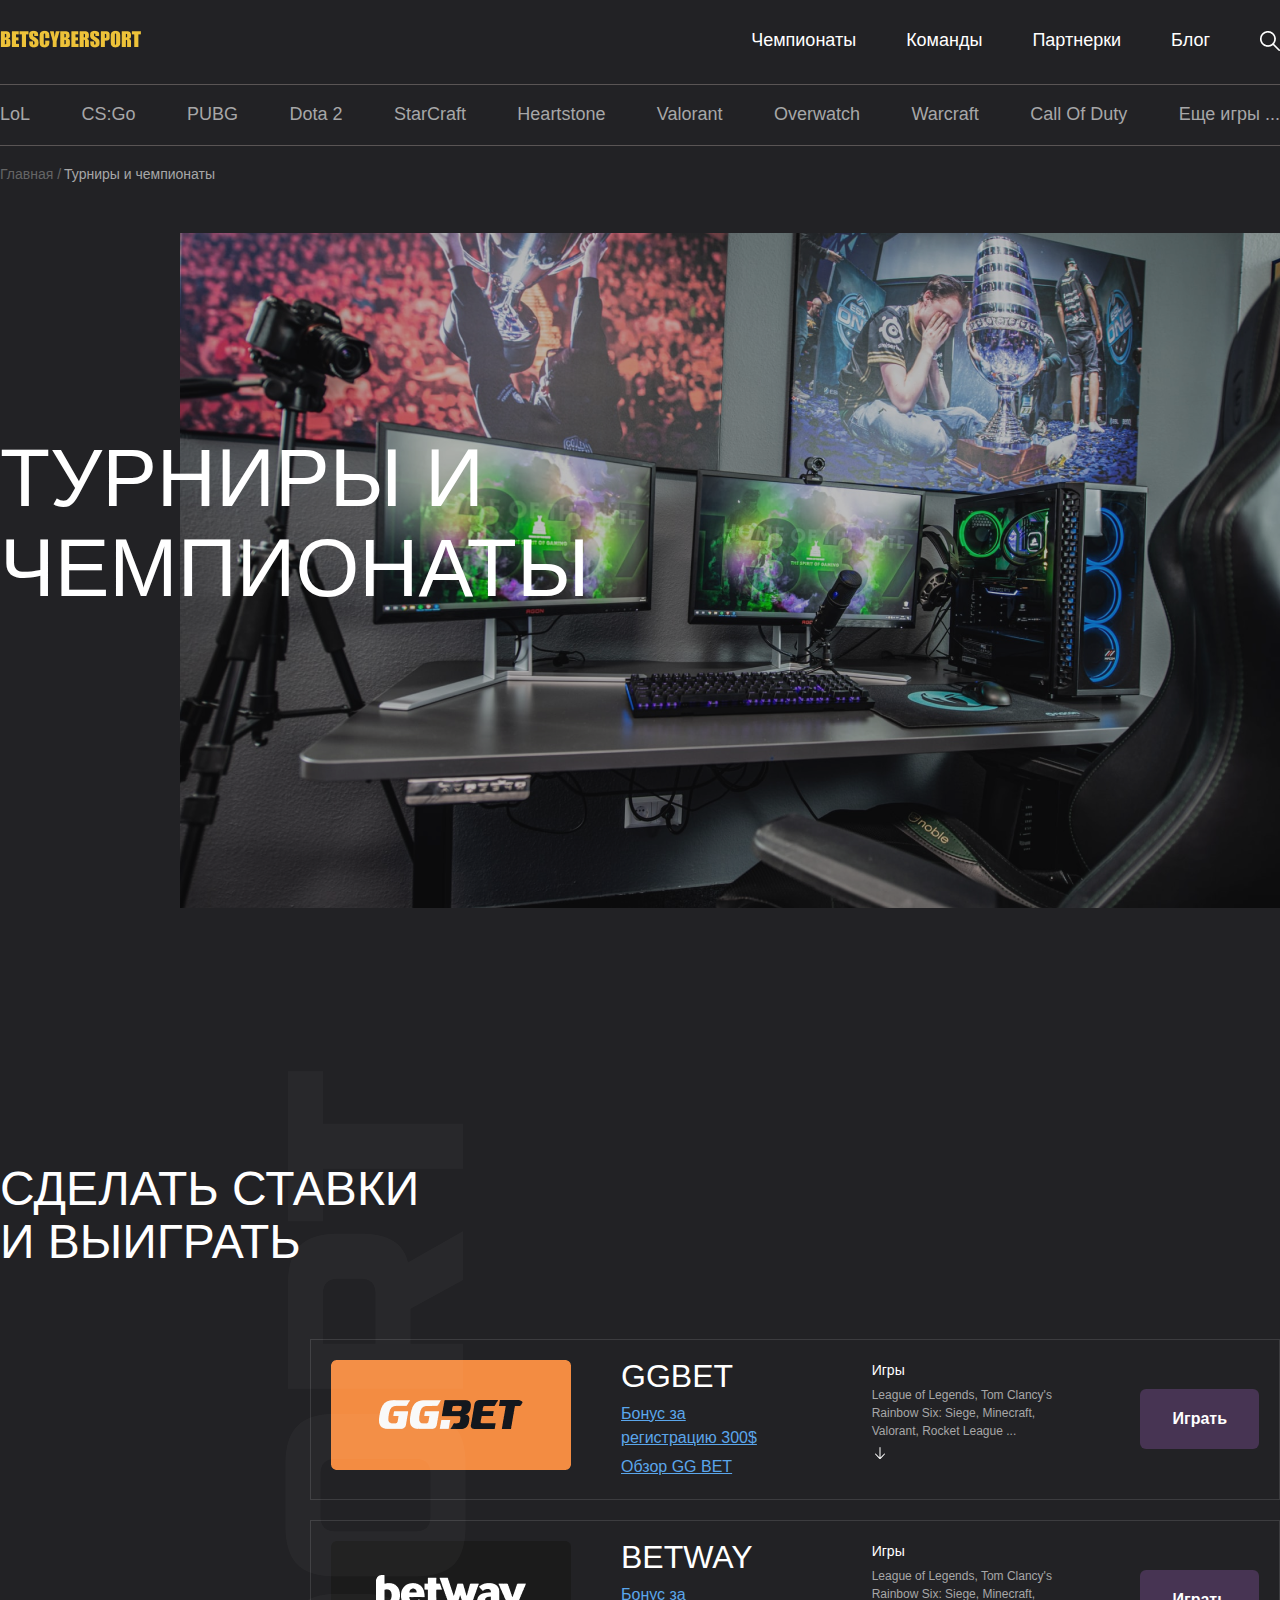
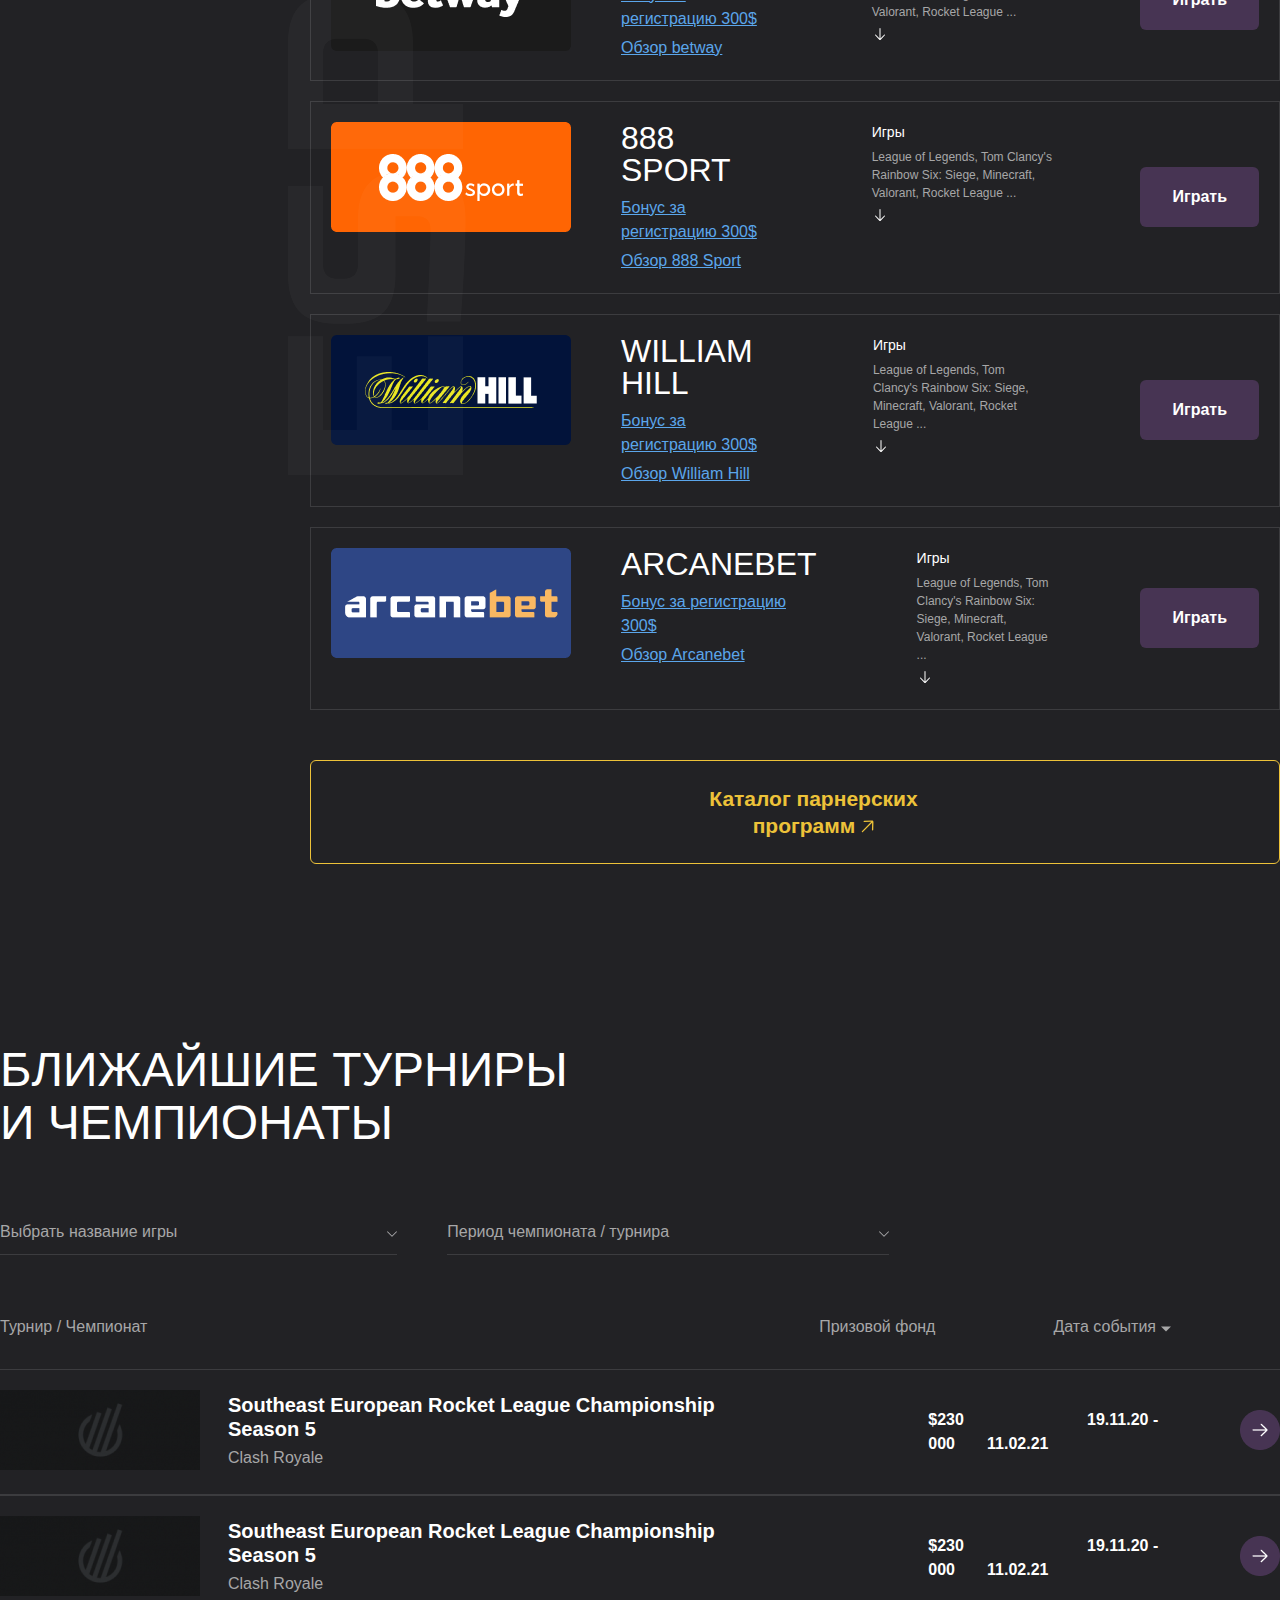
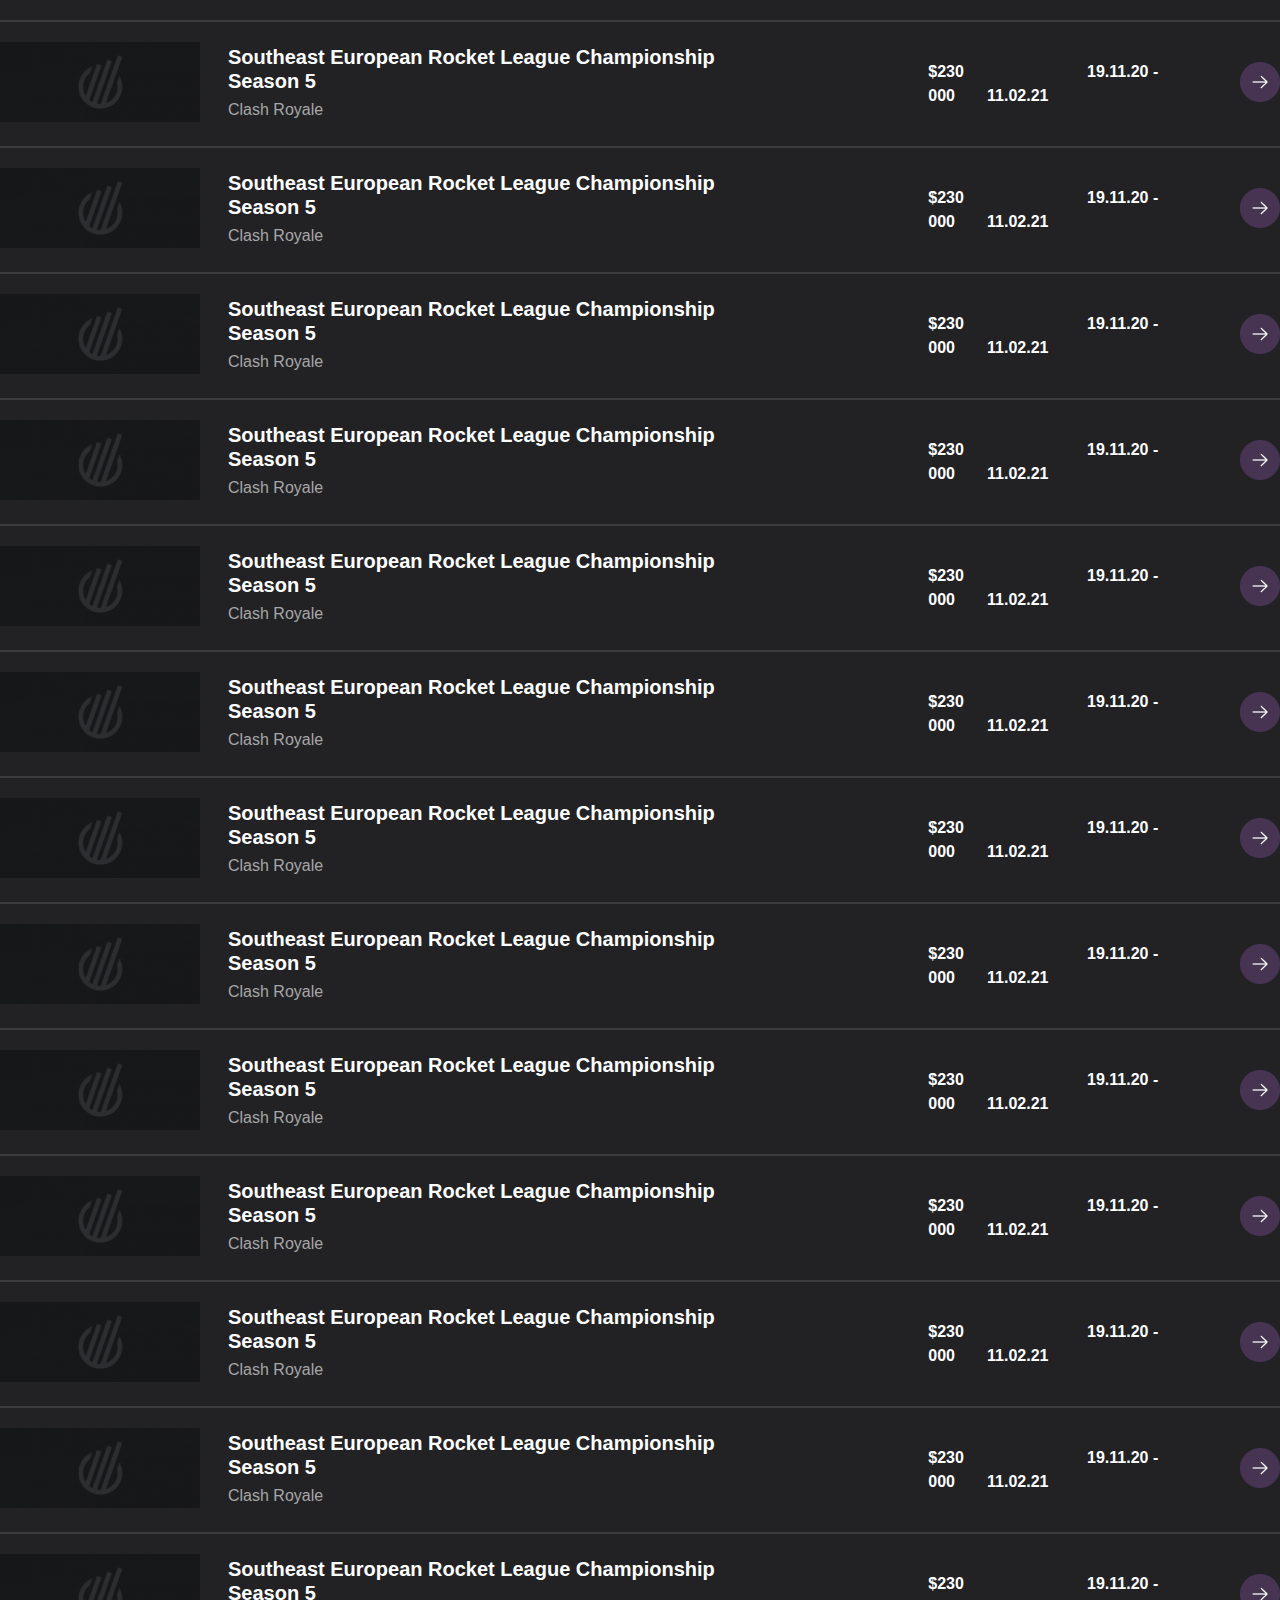
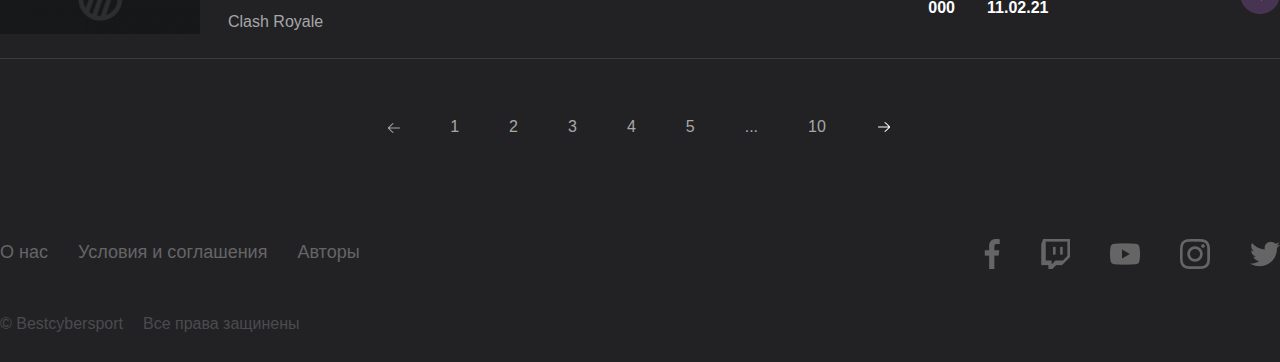
<file: tournaments.html>
<!DOCTYPE html>
<html lang="en">
<head>
    <meta charset="UTF-8">
    <meta http-equiv="X-UA-Compatible" content="IE=edge">
    <meta name="viewport" content="width=device-width, initial-scale=1.0">
    <title>Document</title>
    <link href="./assets/styles/common.css" rel="stylesheet">
</head>
<body>
    <header class="header">
        <div class="container">
            <div class="header__header">
                <div class="header__logo">
                    <a href="index.html"><img src="./assets/images/game-logo.png" alt=""></a>
                </div>
                <div class="header__text">
                    <ul class="header__list">
                        <li class="header__title">
                            <a href="tournaments.html">Чемпионаты</a>
                        </li>
                        <li class="header__title">
                            <a href="team-list.html">Команды</a>
                        </li>
                        <li class="header__title">
                            <a href="partners-list-desctop.html">Партнерки</a>
                        </li>
                        <li class="header__title">
                            <a href="blog-desctop.html">Блог</a>
                        </li>
                    </ul>
                    <img class="header__icon" src="./assets/images/icons/lupa.png" alt="">
                </div>
            </div>
        </div>
    </header>

    <div class="game-games">
        <div class="container">
            <div class="game-games__items">
                <ul class="game-games__list">
                    <li class="game-games__title">LoL</li>
                    <li class="game-games__title">CS:Go</li>
                    <li class="game-games__title">PUBG</li>
                    <li class="game-games__title">Dota 2</li>
                    <li class="game-games__title">StarCraft</li>
                    <li class="game-games__title">Heartstone</li>
                    <li class="game-games__title">Valorant</li>
                    <li class="game-games__title">Overwatch</li>
                    <li class="game-games__title">Warcraft</li>
                    <li class="game-games__title">Call Of Duty</li>
                    <li class="game-games__title">Еще игры ...</li>
                </ul>
            </div>
        </div>
    </div>

    <div class="breadcrumbs">
        <div class="container">
            <div class="breadcrumbs__text">
                <span class="breadcrumbs__title">Главная / <p class="breadcrumbs__sub-title">Турниры и чемпионаты</p></span> 
            </div>
        </div>
    </div>

    <div class="baner">
        <div class="container">
            <div class="baner__block">
                <div class="baner__text">
                    <h2 class="baner__title">Турниры и чемпионаты</h2>
                </div>
                <div class="baner__block-img">
                    <div class="baner__img">
                        <img src="./assets/images/icons/baner-img.png" alt="">
                    </div>
                </div>
            </div>
        </div>
    </div>
 
    <div class="wager">
        <div class="container">
            <div class="wager__header">
                <h3 class="wager__start-title">Сделать ставки и выиграть</h3>
                <img class="wager__sport-img" src="./assets/images/icons/Design.png" alt="">
            </div>
            <div class="wager__items">
                <div class="wager__block">
                    <div class="wager__img">
                        <img src="./assets/images/icons/gg.bet.png" alt="">
                    </div>
                    <div class="wager__titles">
                        <h2 class="wager__title">GGbet</h2>
                        <span class="wager__sub-title">Бонус за регистрацию 300$</span>
                        <p class="wager__review-title">Обзор GG BET</p>
                    </div>
                    <div class="wager__games">
                        <h2 class="wager__games-title">Игры</h2>
                        <p class="wager__games-sub-title">
                            League of Legends, Tom Clancy's Rainbow Six: Siege, Minecraft, Valorant, Rocket League ...
                        </p>
                        <img src="./assets/images/icons/right-arrow-games .svg" alt="">
                    </div>
                    <div class="wager__btn">
                        <button class="wager__button">Играть</button>
                    </div>
                </div>
                <div class="wager__block">
                    <div class="wager__img">
                        <img src="./assets/images/icons/betway.png" alt="">
                    </div>
                    <div class="wager__titles">
                        <h2 class="wager__title">BETWAY</h2>
                        <span class="wager__sub-title">Бонус за регистрацию 300$</span>
                        <p class="wager__review-title">Обзор betway</p>
                    </div>
                    <div class="wager__games">
                        <h2 class="wager__games-title">Игры</h2>
                        <p class="wager__games-sub-title">
                            League of Legends, Tom Clancy's Rainbow Six: Siege, Minecraft, Valorant, Rocket League ...
                        </p>
                        <img src="./assets/images/icons/right-arrow-games .svg" alt="">
                    </div>
                    <div class="wager__btn">
                        <button class="wager__button">Играть</button>
                    </div>
                </div>
                <div class="wager__block">
                    <div class="wager__img">
                        <img src="./assets/images/icons/888.png" alt="">
                    </div>
                    <div class="wager__titles">
                        <h2 class="wager__title">888 SPORT</h2>
                        <span class="wager__sub-title">Бонус за регистрацию 300$</span>
                        <p class="wager__review-title">Обзор 888 Sport</p>
                    </div>
                    <div class="wager__games">
                        <h2 class="wager__games-title">Игры</h2>
                        <p class="wager__games-sub-title">
                            League of Legends, Tom Clancy's Rainbow Six: Siege, Minecraft, Valorant, Rocket League ...
                        </p>
                        <img src="./assets/images/icons/right-arrow-games .svg" alt="">
                    </div>
                    <div class="wager__btn">
                        <button class="wager__button">Играть</button>
                    </div>
                </div>
                <div class="wager__block">
                    <div class="wager__img">
                        <img src="./assets/images/icons/william.png" alt="">
                    </div>
                    <div class="wager__titles">
                        <h2 class="wager__title">William Hill</h2>
                        <span class="wager__sub-title">Бонус за регистрацию 300$</span>
                        <p class="wager__review-title">Обзор William Hill</p>
                    </div>
                    <div class="wager__games">
                        <h2 class="wager__games-title">Игры</h2>
                        <p class="wager__games-sub-title">
                            League of Legends, Tom Clancy's Rainbow Six: Siege, Minecraft, Valorant, Rocket League ...
                        </p>
                        <img src="./assets/images/icons/right-arrow-games .svg" alt="">
                    </div>
                    <div class="wager__btn">
                        <button class="wager__button">Играть</button>
                    </div>
                </div>
                <div class="wager__block">
                    <div class="wager__img">
                        <img src="./assets/images/icons/arcane.png" alt="">
                    </div>
                    <div class="wager__titles">
                        <h2 class="wager__title">Arcanebet</h2>
                        <span class="wager__sub-title">Бонус за регистрацию 300$</span>
                        <p class="wager__review-title">Обзор Arcanebet</p>
                    </div>
                    <div class="wager__games">
                        <h2 class="wager__games-title">Игры</h2>
                        <p class="wager__games-sub-title">
                            League of Legends, Tom Clancy's Rainbow Six: Siege, Minecraft, Valorant, Rocket League ...
                        </p>
                        <img src="./assets/images/icons/right-arrow-games .svg" alt="">
                    </div>
                    <div class="wager__btn">
                        <button class="wager__button">Играть</button>
                    </div>
                </div>
                <div class="wager__directory">
                    <div class="wager__directory-btn">
                        <button class="wager__directory-button">Каталог парнерских программ<img class="wager__arrow-yellow" src="./assets/images/icons/Vector.svg" alt=""></button>
                    </div>
                </div>
            </div>
        </div>
    </div>

    <div class="tournaments">
        <div class="container">
            <div class="tournaments__block">
                <div class="tournaments__text-title">
                    <span class="tournaments__title">Ближайшие турниры и чемпионаты</span>
                </div>
                <div class="tournaments__choice">
                    <div class="tournaments__take">
                        <h3 class="tournaments__sub-title">Выбрать название игры</h3>
                        <div class="tournaments__img">
                            <img src="./assets/images/icons/Vector.png" alt="">
                        </div>
                    </div>
                    <div class="tournaments__take">
                        <h3 class="tournaments__sub-title">Период чемпионата / турнира</h3>
                        <div class="tournaments__img">
                            <img src="./assets/images/icons/Vector.png" alt="">
                        </div>
                    </div>
                </div>
            </div>
            <div class="tournaments__items">
                <div class="tournaments__text">
                    <h3 class="tournaments__sub-title">Турнир / Чемпионат</h3>
                </div>
                <div class="tournaments__sub-text">
                    <h3 class="tournaments__sub-title">Призовой фонд</h3>
                    <h3 class="tournaments__sub-title">Дата события<img class="tournaments__img-text" src="./assets/images/icons/Vector2.png" alt=""></h3>
                </div>
            </div>
            <div class="tournaments__card">
                <div class="tournaments__sub-block">
                    <div class="tournaments__sub-block-img">
                        <img src="./assets/images/icons/Rectangle 18.png" alt="">
                    </div>
                    <div class="tournaments__sub-block-text">
                        <h3 class="tournaments__sub-block-title">Southeast European Rocket League Championship Season 5</h3>
                        <p class="tournaments__sub-block-sub-title">Clash Royale</p>
                    </div>
                    <div class="tournaments__block-sub">
                        <div class="tournaments__sub-block-numbers">
                            <span class="tournaments__sub-block-sub-text">$230 000</span>
                        </div>
                        <div class="tournaments__sub-block-numbers">
                            <span class="tournaments__sub-block-text-sub">19.11.20 - 11.02.21</span>
                        </div>
                        <div class="tournaments__sub-block-img">
                            <img src="./assets/images/icons/strelka.png" alt="">
                        </div>
                    </div>    
                </div>
                <div class="tournaments__sub-block">
                    <div class="tournaments__sub-block-img">
                        <img src="./assets/images/icons/Rectangle 18.png" alt="">
                    </div>
                    <div class="tournaments__sub-block-text">
                        <h3 class="tournaments__sub-block-title">Southeast European Rocket League Championship Season 5</h3>
                        <p class="tournaments__sub-block-sub-title">Clash Royale</p>
                    </div>
                    <div class="tournaments__block-sub">
                        <div class="tournaments__sub-block-numbers">
                            <span class="tournaments__sub-block-sub-text">$230 000</span>
                        </div>
                        <div class="tournaments__sub-block-numbers">
                            <span class="tournaments__sub-block-text-sub">19.11.20 - 11.02.21</span>
                        </div>
                        <div class="tournaments__sub-block-img">
                            <img src="./assets/images/icons/strelka.png" alt="">
                        </div>
                    </div>    
                </div>
                <div class="tournaments__sub-block">
                    <div class="tournaments__sub-block-img">
                        <img src="./assets/images/icons/Rectangle 18.png" alt="">
                    </div>
                    <div class="tournaments__sub-block-text">
                        <h3 class="tournaments__sub-block-title">Southeast European Rocket League Championship Season 5</h3>
                        <p class="tournaments__sub-block-sub-title">Clash Royale</p>
                    </div>
                    <div class="tournaments__block-sub">
                        <div class="tournaments__sub-block-numbers">
                            <span class="tournaments__sub-block-sub-text">$230 000</span>
                        </div>
                        <div class="tournaments__sub-block-numbers">
                            <span class="tournaments__sub-block-text-sub">19.11.20 - 11.02.21</span>
                        </div>
                        <div class="tournaments__sub-block-img">
                            <img src="./assets/images/icons/strelka.png" alt="">
                        </div>
                    </div>    
                </div>
                <div class="tournaments__sub-block">
                    <div class="tournaments__sub-block-img">
                        <img src="./assets/images/icons/Rectangle 18.png" alt="">
                    </div>
                    <div class="tournaments__sub-block-text">
                        <h3 class="tournaments__sub-block-title">Southeast European Rocket League Championship Season 5</h3>
                        <p class="tournaments__sub-block-sub-title">Clash Royale</p>
                    </div>
                    <div class="tournaments__block-sub">
                        <div class="tournaments__sub-block-numbers">
                            <span class="tournaments__sub-block-sub-text">$230 000</span>
                        </div>
                        <div class="tournaments__sub-block-numbers">
                            <span class="tournaments__sub-block-text-sub">19.11.20 - 11.02.21</span>
                        </div>
                        <div class="tournaments__sub-block-img">
                            <img src="./assets/images/icons/strelka.png" alt="">
                        </div>
                    </div>    
                </div>
                <div class="tournaments__sub-block">
                    <div class="tournaments__sub-block-img">
                        <img src="./assets/images/icons/Rectangle 18.png" alt="">
                    </div>
                    <div class="tournaments__sub-block-text">
                        <h3 class="tournaments__sub-block-title">Southeast European Rocket League Championship Season 5</h3>
                        <p class="tournaments__sub-block-sub-title">Clash Royale</p>
                    </div>
                    <div class="tournaments__block-sub">
                        <div class="tournaments__sub-block-numbers">
                            <span class="tournaments__sub-block-sub-text">$230 000</span>
                        </div>
                        <div class="tournaments__sub-block-numbers">
                            <span class="tournaments__sub-block-text-sub">19.11.20 - 11.02.21</span>
                        </div>
                        <div class="tournaments__sub-block-img">
                            <img src="./assets/images/icons/strelka.png" alt="">
                        </div>
                    </div>    
                </div>
                <div class="tournaments__sub-block">
                    <div class="tournaments__sub-block-img">
                        <img src="./assets/images/icons/Rectangle 18.png" alt="">
                    </div>
                    <div class="tournaments__sub-block-text">
                        <h3 class="tournaments__sub-block-title">Southeast European Rocket League Championship Season 5</h3>
                        <p class="tournaments__sub-block-sub-title">Clash Royale</p>
                    </div>
                    <div class="tournaments__block-sub">
                        <div class="tournaments__sub-block-numbers">
                            <span class="tournaments__sub-block-sub-text">$230 000</span>
                        </div>
                        <div class="tournaments__sub-block-numbers">
                            <span class="tournaments__sub-block-text-sub">19.11.20 - 11.02.21</span>
                        </div>
                        <div class="tournaments__sub-block-img">
                            <img src="./assets/images/icons/strelka.png" alt="">
                        </div>
                    </div>    
                </div>
                <div class="tournaments__sub-block">
                    <div class="tournaments__sub-block-img">
                        <img src="./assets/images/icons/Rectangle 18.png" alt="">
                    </div>
                    <div class="tournaments__sub-block-text">
                        <h3 class="tournaments__sub-block-title">Southeast European Rocket League Championship Season 5</h3>
                        <p class="tournaments__sub-block-sub-title">Clash Royale</p>
                    </div>
                    <div class="tournaments__block-sub">
                        <div class="tournaments__sub-block-numbers">
                            <span class="tournaments__sub-block-sub-text">$230 000</span>
                        </div>
                        <div class="tournaments__sub-block-numbers">
                            <span class="tournaments__sub-block-text-sub">19.11.20 - 11.02.21</span>
                        </div>
                        <div class="tournaments__sub-block-img">
                            <img src="./assets/images/icons/strelka.png" alt="">
                        </div>
                    </div>    
                </div>
                <div class="tournaments__sub-block">
                    <div class="tournaments__sub-block-img">
                        <img src="./assets/images/icons/Rectangle 18.png" alt="">
                    </div>
                    <div class="tournaments__sub-block-text">
                        <h3 class="tournaments__sub-block-title">Southeast European Rocket League Championship Season 5</h3>
                        <p class="tournaments__sub-block-sub-title">Clash Royale</p>
                    </div>
                    <div class="tournaments__block-sub">
                        <div class="tournaments__sub-block-numbers">
                            <span class="tournaments__sub-block-sub-text">$230 000</span>
                        </div>
                        <div class="tournaments__sub-block-numbers">
                            <span class="tournaments__sub-block-text-sub">19.11.20 - 11.02.21</span>
                        </div>
                        <div class="tournaments__sub-block-img">
                            <img src="./assets/images/icons/strelka.png" alt="">
                        </div>
                    </div>    
                </div>
                <div class="tournaments__sub-block">
                    <div class="tournaments__sub-block-img">
                        <img src="./assets/images/icons/Rectangle 18.png" alt="">
                    </div>
                    <div class="tournaments__sub-block-text">
                        <h3 class="tournaments__sub-block-title">Southeast European Rocket League Championship Season 5</h3>
                        <p class="tournaments__sub-block-sub-title">Clash Royale</p>
                    </div>
                    <div class="tournaments__block-sub">
                        <div class="tournaments__sub-block-numbers">
                            <span class="tournaments__sub-block-sub-text">$230 000</span>
                        </div>
                        <div class="tournaments__sub-block-numbers">
                            <span class="tournaments__sub-block-text-sub">19.11.20 - 11.02.21</span>
                        </div>
                        <div class="tournaments__sub-block-img">
                            <img src="./assets/images/icons/strelka.png" alt="">
                        </div>
                    </div>    
                </div>
                <div class="tournaments__sub-block">
                    <div class="tournaments__sub-block-img">
                        <img src="./assets/images/icons/Rectangle 18.png" alt="">
                    </div>
                    <div class="tournaments__sub-block-text">
                        <h3 class="tournaments__sub-block-title">Southeast European Rocket League Championship Season 5</h3>
                        <p class="tournaments__sub-block-sub-title">Clash Royale</p>
                    </div>
                    <div class="tournaments__block-sub">
                        <div class="tournaments__sub-block-numbers">
                            <span class="tournaments__sub-block-sub-text">$230 000</span>
                        </div>
                        <div class="tournaments__sub-block-numbers">
                            <span class="tournaments__sub-block-text-sub">19.11.20 - 11.02.21</span>
                        </div>
                        <div class="tournaments__sub-block-img">
                            <img src="./assets/images/icons/strelka.png" alt="">
                        </div>
                    </div>    
                </div>
                <div class="tournaments__sub-block">
                    <div class="tournaments__sub-block-img">
                        <img src="./assets/images/icons/Rectangle 18.png" alt="">
                    </div>
                    <div class="tournaments__sub-block-text">
                        <h3 class="tournaments__sub-block-title">Southeast European Rocket League Championship Season 5</h3>
                        <p class="tournaments__sub-block-sub-title">Clash Royale</p>
                    </div>
                    <div class="tournaments__block-sub">
                        <div class="tournaments__sub-block-numbers">
                            <span class="tournaments__sub-block-sub-text">$230 000</span>
                        </div>
                        <div class="tournaments__sub-block-numbers">
                            <span class="tournaments__sub-block-text-sub">19.11.20 - 11.02.21</span>
                        </div>
                        <div class="tournaments__sub-block-img">
                            <img src="./assets/images/icons/strelka.png" alt="">
                        </div>
                    </div>    
                </div>
                <div class="tournaments__sub-block">
                    <div class="tournaments__sub-block-img">
                        <img src="./assets/images/icons/Rectangle 18.png" alt="">
                    </div>
                    <div class="tournaments__sub-block-text">
                        <h3 class="tournaments__sub-block-title">Southeast European Rocket League Championship Season 5</h3>
                        <p class="tournaments__sub-block-sub-title">Clash Royale</p>
                    </div>
                    <div class="tournaments__block-sub">
                        <div class="tournaments__sub-block-numbers">
                            <span class="tournaments__sub-block-sub-text">$230 000</span>
                        </div>
                        <div class="tournaments__sub-block-numbers">
                            <span class="tournaments__sub-block-text-sub">19.11.20 - 11.02.21</span>
                        </div>
                        <div class="tournaments__sub-block-img">
                            <img src="./assets/images/icons/strelka.png" alt="">
                        </div>
                    </div>    
                </div>
                <div class="tournaments__sub-block">
                    <div class="tournaments__sub-block-img">
                        <img src="./assets/images/icons/Rectangle 18.png" alt="">
                    </div>
                    <div class="tournaments__sub-block-text">
                        <h3 class="tournaments__sub-block-title">Southeast European Rocket League Championship Season 5</h3>
                        <p class="tournaments__sub-block-sub-title">Clash Royale</p>
                    </div>
                    <div class="tournaments__block-sub">
                        <div class="tournaments__sub-block-numbers">
                            <span class="tournaments__sub-block-sub-text">$230 000</span>
                        </div>
                        <div class="tournaments__sub-block-numbers">
                            <span class="tournaments__sub-block-text-sub">19.11.20 - 11.02.21</span>
                        </div>
                        <div class="tournaments__sub-block-img">
                            <img src="./assets/images/icons/strelka.png" alt="">
                        </div>
                    </div>    
                </div>
                <div class="tournaments__sub-block">
                    <div class="tournaments__sub-block-img">
                        <img src="./assets/images/icons/Rectangle 18.png" alt="">
                    </div>
                    <div class="tournaments__sub-block-text">
                        <h3 class="tournaments__sub-block-title">Southeast European Rocket League Championship Season 5</h3>
                        <p class="tournaments__sub-block-sub-title">Clash Royale</p>
                    </div>
                    <div class="tournaments__block-sub">
                        <div class="tournaments__sub-block-numbers">
                            <span class="tournaments__sub-block-sub-text">$230 000</span>
                        </div>
                        <div class="tournaments__sub-block-numbers">
                            <span class="tournaments__sub-block-text-sub">19.11.20 - 11.02.21</span>
                        </div>
                        <div class="tournaments__sub-block-img">
                            <img src="./assets/images/icons/strelka.png" alt="">
                        </div>
                    </div>    
                </div>
                <div class="tournaments__sub-block">
                    <div class="tournaments__sub-block-img">
                        <img src="./assets/images/icons/Rectangle 18.png" alt="">
                    </div>
                    <div class="tournaments__sub-block-text">
                        <h3 class="tournaments__sub-block-title">Southeast European Rocket League Championship Season 5</h3>
                        <p class="tournaments__sub-block-sub-title">Clash Royale</p>
                    </div>
                    <div class="tournaments__block-sub">
                        <div class="tournaments__sub-block-numbers">
                            <span class="tournaments__sub-block-sub-text">$230 000</span>
                        </div>
                        <div class="tournaments__sub-block-numbers">
                            <span class="tournaments__sub-block-text-sub">19.11.20 - 11.02.21</span>
                        </div>
                        <div class="tournaments__sub-block-img">
                            <img src="./assets/images/icons/strelka.png" alt="">
                        </div>
                    </div>    
                </div>
            </div>
        </div>
        <div class="tournaments__list">
            <ul class="tournaments__function">
                <li class="tournaments__pages-img"><img src="./assets/images/icons/Vector22.png" alt=""></li> 
                <li class="tournaments__pages">1</li>
                <li class="tournaments__pages">2</li>
                <li class="tournaments__pages">3</li>
                <li class="tournaments__pages">4</li>
                <li class="tournaments__pages">5</li>
                <li class="tournaments__pages">...</li>
                <li class="tournaments__pages">10</li>
                <li class="tournaments__pages-img"><img src="./assets/images/icons/right-arrow 22.png" alt=""></li>
            </ul>
        </div>
    </div>



    <footer class="footer">
        <div class="container">
            <div class="footer__items">
                <div class="footer__info">
                    <ul class="footer__list">
                        <li class="footer__title">О  нас</li>
                        <li class="footer__title">Условия и соглашения</li>
                        <li class="footer__title">Авторы</li>
                    </ul>
                    <ul class="footer__sub-list">
                        <li class="footer__sub-title">© Bestcybersport</li>
                        <li class="footer__sub-title">Все права защинены</li>
                    </ul>
                </div>
                <div class="footer__img-block">
                    <div class="footer__socials">
                        <a href="#" target="_blank">
                            <img src="./assets/images/icons/footer-f.png" alt="">
                        </a>
                        <a href="#" target="_blank">
                            <img src="./assets/images/icons/footer-twitch.png" alt="">
                        </a>
                        <a href="#" target="_blank">
                            <img src="./assets/images/icons/footer-youtube.png" alt="">
                        </a>
                        <a href="#" target="_blank">
                            <img src="./assets/images/icons/footer-instagram.png" alt="">
                        </a>
                        <a href="#" target="_blank">
                            <img src="./assets/images/icons/footer-twitter.png" alt="">
                        </a>
                    </div>    
                </div>
            </div>
        </div>
    </footer>
    
    <script src="./assets/scripts/common.js"></script>
</body>
</html>
</file>
<file: assets/styles/common.css>
@charset "UTF-8";
* {
  margin: 0;
  padding: 0;
  -webkit-box-sizing: border-box;
          box-sizing: border-box;
}

ul, ol {
  list-style: none;
  padding: 0;
  margin: 0;
}

a {
  color: inherit;
  text-decoration: none;
}

button {
  border: 0;
  background-color: transparent;
}

body {
  font-style: normal;
  font-weight: normal;
}

input {
  border: 0;
  outline: 0;
  background: transparent;
}

body {
  font-family: 'Inter', sans-serif;
  background-color: #222225;
}

.container {
  max-width: 1400px;
  margin: 0 auto;
}

.header {
  padding: 30px 0 32px;
}

.header__header {
  display: -webkit-box;
  display: -ms-flexbox;
  display: flex;
  -webkit-box-pack: justify;
      -ms-flex-pack: justify;
          justify-content: space-between;
  -webkit-box-align: center;
      -ms-flex-align: center;
          align-items: center;
}

.header__logo:hover {
  cursor: pointer;
}

.header__text {
  display: -webkit-box;
  display: -ms-flexbox;
  display: flex;
}

.header__list {
  display: -webkit-box;
  display: -ms-flexbox;
  display: flex;
  gap: 50px;
}

.header__title {
  font-weight: 400;
  font-size: 18px;
  line-height: 100%;
  color: #FFFFFF;
}

.header__title:hover {
  color: #eedf11;
  cursor: pointer;
}

.header__icon {
  margin-left: 50px;
}

.game-games__items {
  border-top: 1px solid #5a5555;
  border-bottom: 1px solid #5a5555;
}

.game-games__list {
  padding: 16px 0 17px;
  display: -webkit-box;
  display: -ms-flexbox;
  display: flex;
  -webkit-box-pack: justify;
      -ms-flex-pack: justify;
          justify-content: space-between;
}

.game-games__title {
  font-weight: 400;
  font-size: 18px;
  line-height: 150%;
  color: #A7A7A8;
}

.game-games__title:hover {
  color: #EDC239;
  cursor: pointer;
}

.breadcrumbs {
  padding: 20px 0 50px;
}

.breadcrumbs__title {
  display: -webkit-box;
  display: -ms-flexbox;
  display: flex;
  font-weight: 500;
  font-size: 14px;
  line-height: 120%;
  color: #656565;
}

.breadcrumbs__title:hover {
  color: #aaa8a8;
  cursor: pointer;
}

.breadcrumbs__sub-title {
  margin-left: 3px;
  font-weight: 500;
  font-size: 14px;
  line-height: 120%;
  color: #A7A7A8;
}

.breadcrumbs__sub-title:hover {
  color: #ceced3;
  cursor: pointer;
}

.overwatch__block {
  display: -webkit-box;
  display: -ms-flexbox;
  display: flex;
  position: relative;
}

.overwatch__text {
  margin-top: 246px;
}

.overwatch__title {
  max-width: 623px;
  font-weight: 400;
  font-size: 82px;
  line-height: 110%;
  text-transform: uppercase;
  color: #FFFFFF;
}

.overwatch__sub-title {
  margin-top: 30px;
  max-width: 462px;
  font-weight: 400;
  font-size: 16px;
  line-height: 150%;
  color: #FFFFFF;
}

.overwatch__img {
  right: 0px;
  z-index: -1;
  position: absolute;
}

.wager {
  position: relative;
  padding: 360px 0 180px;
}

.wager__start-title {
  max-width: 460px;
  font-weight: 400;
  font-size: 48px;
  line-height: 110%;
  text-transform: uppercase;
  color: #FFFFFF;
}

.wager__items {
  margin: 60px 0 0 310px;
}

.wager__block {
  display: -webkit-box;
  display: -ms-flexbox;
  display: flex;
  border: 1px solid rgba(255, 255, 255, 0.12);
  padding: 20px;
  display: -webkit-inline-box;
  display: -ms-inline-flexbox;
  display: inline-flex;
  margin: 10px 0;
}

.wager__sport-img {
  position: absolute;
  top: 268px;
  left: 285px;
}

.wager__titles {
  margin: 0 0 0 50px;
}

.wager__title {
  font-weight: 500;
  font-size: 32px;
  line-height: 100%;
  text-transform: uppercase;
  color: #FFFFFF;
}

.wager__sub-title {
  display: block;
  margin: 10px 0 5px;
  font-weight: 500;
  font-size: 16px;
  line-height: 150%;
  -webkit-text-decoration-line: underline;
          text-decoration-line: underline;
  color: #5BA6EB;
}

.wager__sub-title:hover {
  color: #295b8a;
  cursor: pointer;
}

.wager__review-title {
  font-weight: 500;
  font-size: 16px;
  line-height: 150%;
  -webkit-text-decoration-line: underline;
          text-decoration-line: underline;
  color: #5BA6EB;
}

.wager__review-title:hover {
  color: #295b8a;
  cursor: pointer;
}

.wager__games {
  margin: 0 88px 0 100px;
}

.wager__games-title {
  font-weight: 500;
  font-size: 14px;
  line-height: 150%;
  color: #FFFFFF;
}

.wager__games-sub-title {
  margin: 5px 0;
  max-width: 246px;
  font-weight: 400;
  font-size: 12px;
  line-height: 150%;
  color: #A7A7A8;
}

.wager__btn {
  display: -webkit-box;
  display: -ms-flexbox;
  display: flex;
  -webkit-box-align: center;
      -ms-flex-align: center;
          align-items: center;
}

.wager__button {
  padding: 18px 32px;
  font-weight: 600;
  font-size: 16px;
  line-height: 150%;
  color: #FFFFFF;
  background-color: #473453;
  border-radius: 6px;
  -webkit-transition: 0.3s ease-in;
  transition: 0.3s ease-in;
}

.wager__button:hover {
  background-color: #FFFFFF;
  color: #473453;
}

.wager__directory {
  margin-top: 40px;
}

.wager__directory-button {
  padding: 24px 355px 24px 392px;
  font-weight: 600;
  font-size: 21px;
  line-height: 130%;
  color: #EDC239;
  border: 1px solid #EDC239;
  border-radius: 6px;
  -webkit-transition: ease-in 0.2s;
  transition: ease-in 0.2s;
}

.wager__directory-button:hover {
  color: #d4aa1e;
  border: 1px solid #8d721b;
  cursor: pointer;
}

.wager__arrow-yellow {
  margin-left: 6px;
}

.news {
  padding: 180px 0;
  background: #FAFAFA;
}

.news__items {
  margin: 0px 0 0 0;
}

.news__title {
  font-weight: 400;
  font-size: 48px;
  line-height: 120%;
  text-transform: uppercase;
  color: #1B1B1B;
  max-width: 970px;
}

.news__block {
  display: -ms-grid;
  display: grid;
  -ms-grid-columns: 360px 1fr;
      grid-template-columns: 360px 1fr;
  gap: 100px;
}

.news__content {
  margin: 100px 0 0 0;
}

.news__list {
  padding: 40px 40px 40px 40px;
  background: #F0F0F0;
  border-radius: 12px;
}

.news__sub-title-header {
  margin-left: 15px;
  font-weight: 600;
  font-size: 16px;
  line-height: 150%;
  color: #1B1B1B;
}

.news__sub-title {
  display: -webkit-box;
  display: -ms-flexbox;
  display: flex;
  margin: 15px 0;
  font-weight: 400;
  font-size: 14px;
  line-height: 150%;
  color: #1B1B1B;
  -webkit-transition: 0.2s ease-in;
  transition: 0.2s ease-in;
}

.news__sub-title:hover {
  color: #5BA6EB;
  cursor: pointer;
}

.news__sub-title::before {
  content: '–';
  margin-right: 10px;
}

.news__social {
  padding: 40px 103px 40px 40px;
  background: #F0F0F0;
  border-radius: 12px;
  margin-top: 40px;
}

.news__social-img {
  display: inline-block;
  margin-top: 20px;
}

.news__icon {
  margin: 0 10px;
}

.newspaper__info {
  margin-top: 100px;
}

.newspaper__title {
  font-weight: 400;
  font-size: 18px;
  line-height: 150%;
  color: #1B1B1B;
}

.newspaper__sub-title {
  margin-top: 30px;
  font-weight: 400;
  font-size: 18px;
  line-height: 150%;
  color: #1B1B1B;
}

.newspaper__header-text {
  margin: 60px 0 30px;
  font-weight: 600;
  font-size: 30px;
  line-height: 120%;
  color: #1B1B1B;
}

.newspaper__title-text {
  margin: 30px 0 10px;
  font-weight: 600;
  font-size: 21px;
  line-height: 150%;
  color: #1B1B1B;
}

.newspaper__img {
  margin: 30px 0;
}

.newspaper__text-block {
  display: -webkit-box;
  display: -ms-flexbox;
  display: flex;
  gap: 30px;
}

.newspaper__text-block::before {
  content: '';
  border-left: 5px solid #C9C9CE;
}

.newspaper__header-sub-text {
  font-weight: 700;
  font-size: 21px;
  line-height: 150%;
  color: #1B1B1B;
  font-style: italic;
}

.newspaper__sub-text {
  font-weight: 500;
  font-size: 21px;
  line-height: 150%;
  color: #1B1B1B;
}

.newspaper__sub-title-text {
  display: -webkit-box;
  display: -ms-flexbox;
  display: flex;
  margin: 30px 0;
  font-weight: 400;
  font-size: 18px;
  line-height: 150%;
  color: #1B1B1B;
}

.newspaper__block-title {
  display: -webkit-box;
  display: -ms-flexbox;
  display: flex;
  gap: 20px;
}

.newspaper__number {
  margin-top: 30px;
  font-weight: 400;
  font-size: 18px;
  line-height: 150%;
  color: #1B1B1B;
}

.newspaper__block-info {
  margin-top: 30px;
}

.newspaper__sub-info {
  margin: 15px 0;
  font-weight: 400;
  font-size: 18px;
  line-height: 150%;
  color: #1B1B1B;
}

.newspaper__titel {
  margin: 60px 0 30px;
}

.stream {
  padding: 180px 0;
}

.stream__block {
  padding: 180px 0;
  position: relative;
  min-height: 620px;
}

.stream__block-img {
  display: -webkit-box;
  display: -ms-flexbox;
  display: flex;
  -webkit-box-align: center;
      -ms-flex-align: center;
          align-items: center;
  -webkit-box-pack: center;
      -ms-flex-pack: center;
          justify-content: center;
}

.stream__title {
  font-weight: 400;
  font-size: 48px;
  line-height: 110%;
  text-transform: uppercase;
  color: #FFFFFF;
}

.stream__sub-title {
  margin-top: 40px;
  font-weight: 400;
  font-size: 16px;
  line-height: 150%;
  color: #A7A7A8;
}

.stream__img {
  position: absolute;
  z-index: -1;
}

.game-news {
  background-color: #FAFAFA;
  padding: 180px 0 175px;
}

.game-news .container {
  opacity: 0;
  -webkit-transition: 1s ease;
  transition: 1s ease;
  -webkit-transform: translateY(150px);
          transform: translateY(150px);
}

.game-news__header {
  padding-bottom: 60px;
  font-weight: 400;
  font-size: 48px;
  line-height: 110%;
  text-transform: uppercase;
  color: #1B1B1B;
}

.game-news.animated .container {
  opacity: 1;
  -webkit-transform: translateY(0);
          transform: translateY(0);
}

.game-news__block {
  display: -webkit-box;
  display: -ms-flexbox;
  display: flex;
  -webkit-box-pack: justify;
      -ms-flex-pack: justify;
          justify-content: space-between;
}

.game-news__title {
  margin: 20px 0 10px;
  font-weight: 400;
  font-size: 12px;
  line-height: 120%;
  text-transform: uppercase;
  color: #656565;
}

.game-news__sub-title {
  margin-bottom: 10px;
  max-width: 440px;
  font-weight: 600;
  font-size: 20px;
  line-height: 120%;
  color: #1B1B1B;
}

.game-news__text {
  font-weight: 400;
  font-size: 14px;
  line-height: 150%;
  color: #656565;
}

.game-news__sub-block {
  margin-top: 63px;
  display: -webkit-box;
  display: -ms-flexbox;
  display: flex;
  -webkit-box-pack: justify;
      -ms-flex-pack: justify;
          justify-content: space-between;
}

.game-news__card-img {
  display: -webkit-box;
  display: -ms-flexbox;
  display: flex;
  overflow: hidden;
  -webkit-transition: 0.3s ease;
  transition: 0.3s ease;
}

.game-news__card-img img {
  -webkit-transition: 0.3s ease;
  transition: 0.3s ease;
}

.game-news__card-img:hover img {
  -webkit-transform: scale(1.2);
          transform: scale(1.2);
}

.game-news__items {
  display: -webkit-box;
  display: -ms-flexbox;
  display: flex;
  gap: 40px;
  padding: 180px 0 40px;
}

.game-news__sub-header {
  font-weight: 400;
  font-size: 48px;
  line-height: 110%;
  text-transform: uppercase;
  color: #1B1B1B;
}

.footer {
  padding: 100px 0 30px;
}

.footer__items {
  display: -webkit-box;
  display: -ms-flexbox;
  display: flex;
  -webkit-box-pack: justify;
      -ms-flex-pack: justify;
          justify-content: space-between;
}

.footer__list {
  display: -webkit-box;
  display: -ms-flexbox;
  display: flex;
  gap: 30px;
}

.footer__title {
  font-weight: 400;
  font-size: 18px;
  line-height: 150%;
  color: #656565;
}

.footer__title:hover {
  color: #EDC239;
  cursor: pointer;
}

.footer__sub-title {
  font-weight: 400;
  font-size: 16px;
  line-height: 100%;
  color: #4B4B4D;
}

.footer__sub-list {
  margin-top: 50px;
  display: -webkit-box;
  display: -ms-flexbox;
  display: flex;
  gap: 20px;
}

.footer__sub-list:hover {
  cursor: default;
}

.footer__socials {
  display: -webkit-box;
  display: -ms-flexbox;
  display: flex;
  gap: 40px;
}

.footer__socials img {
  -webkit-transition: 0.2s ease-in;
  transition: 0.2s ease-in;
}

.footer__socials img:hover {
  opacity: 0.3;
}

.baner {
  padding: 0 0 180px 0;
}

.baner__block {
  position: relative;
  display: -webkit-box;
  display: -ms-flexbox;
  display: flex;
}

.baner__text {
  margin: 200px 0 0 0;
}

.baner__title {
  padding: 0px 0 10px 0;
  max-width: 740px;
  font-weight: 400;
  font-size: 82px;
  line-height: 110%;
  text-transform: uppercase;
  color: #FFFFFF;
}

.baner__block-img {
  position: absolute;
  z-index: -1;
  right: 0;
}

.tournaments__text-title {
  max-width: 615px;
}

.tournaments__title {
  font-weight: 400;
  font-size: 48px;
  line-height: 110%;
  text-transform: uppercase;
  color: #FFFFFF;
}

.tournaments__choice {
  margin-top: 60px;
  display: -webkit-box;
  display: -ms-flexbox;
  display: flex;
  gap: 50px;
}

.tournaments__take {
  display: -webkit-box;
  display: -ms-flexbox;
  display: flex;
  -webkit-box-align: center;
      -ms-flex-align: center;
          align-items: center;
  border-bottom: 1px solid;
  color: rgba(255, 255, 255, 0.12);
  padding: 10px 0;
}

.tournaments__sub-title {
  font-weight: 400;
  font-size: 16px;
  line-height: 150%;
  color: #A7A7A8;
}

.tournaments__img {
  margin-left: 210px;
}

.tournaments__img-text {
  margin-left: 5px;
}

.tournaments__items {
  margin: 60px 0 30px;
  display: -webkit-box;
  display: -ms-flexbox;
  display: flex;
  -webkit-box-pack: justify;
      -ms-flex-pack: justify;
          justify-content: space-between;
}

.tournaments__sub-text {
  margin-right: 109px;
  display: -webkit-box;
  display: -ms-flexbox;
  display: flex;
  gap: 118px;
}

.tournaments__sub-block {
  display: -webkit-box;
  display: -ms-flexbox;
  display: flex;
  -webkit-box-align: center;
      -ms-flex-align: center;
          align-items: center;
  gap: 28px;
  border-bottom: 1px solid;
  color: rgba(255, 255, 255, 0.12);
  padding: 20px 0;
  border-top: 1px solid;
}

.tournaments__sub-block-title {
  font-weight: 600;
  font-size: 20px;
  line-height: 120%;
  color: #FFFFFF;
}

.tournaments__sub-block-sub-title {
  margin-top: 5px;
  font-weight: 400;
  font-size: 16px;
  line-height: 150%;
  color: #A7A7A8;
}

.tournaments__sub-block-numbers {
  font-weight: 600;
  font-size: 16px;
  line-height: 150%;
  color: #FFFFFF;
}

.tournaments__sub-block-text-sub {
  margin: 0 50px 0 100px;
}

.tournaments__block-sub {
  display: -webkit-box;
  display: -ms-flexbox;
  display: flex;
  -webkit-box-align: center;
      -ms-flex-align: center;
          align-items: center;
  margin: 0 0 0 154px;
}

.tournaments__list {
  display: -webkit-box;
  display: -ms-flexbox;
  display: flex;
  -webkit-box-pack: center;
      -ms-flex-pack: center;
          justify-content: center;
  margin-top: 60px;
}

.tournaments__function {
  display: -webkit-box;
  display: -ms-flexbox;
  display: flex;
  gap: 50px;
}

.tournaments__pages {
  font-weight: 400;
  font-size: 16px;
  line-height: 100%;
  color: #A7A7A8;
}

.tournaments__pages:hover {
  color: #FFFFFF;
  cursor: pointer;
}

.command-list {
  padding-bottom: 180px;
}

.command-list__header {
  padding-bottom: 60px;
}

.command-list__header-title {
  text-transform: uppercase;
  font-weight: 600;
  font-size: 20px;
  line-height: 120%;
  color: #FFFFFF;
}

.command-list__list {
  display: -ms-grid;
  display: grid;
  -ms-grid-columns: 50px 200px 1fr 40px;
      grid-template-columns: 50px 200px 1fr 40px;
  gap: 30px;
  -webkit-box-align: center;
      -ms-flex-align: center;
          align-items: center;
  border-top: 1px solid;
  border-bottom: 1px solid;
  padding: 32px 0;
  color: rgba(255, 255, 255, 0.12);
}

.command-list__title {
  font-weight: 600;
  font-size: 20px;
  line-height: 120%;
  color: #FFFFFF;
}

.command-list__sub-text {
  margin: 0 auto;
  max-width: 633px;
}

.command-list__sub-title {
  font-weight: 400;
  font-size: 18px;
  line-height: 150%;
  color: #A7A7A8;
}

.Rainbow-7 {
  padding: 70px 0 150px;
}

.Rainbow-7__items {
  display: -webkit-box;
  display: -ms-flexbox;
  display: flex;
  -webkit-box-align: center;
      -ms-flex-align: center;
          align-items: center;
  -webkit-box-pack: justify;
      -ms-flex-pack: justify;
          justify-content: space-between;
}

.Rainbow-7__block {
  display: -webkit-box;
  display: -ms-flexbox;
  display: flex;
  gap: 21px;
}

.Rainbow-7__img {
  width: 90px;
  height: 90px;
}

.Rainbow-7__title {
  font-weight: 400;
  font-size: 82px;
  line-height: 110%;
  text-transform: uppercase;
  color: #FFFFFF;
}

.Rainbow-7__list {
  display: -webkit-box;
  display: -ms-flexbox;
  display: flex;
  gap: 20px;
}

.ggbet {
  padding: 70px 0 150px;
}

.ggbet__all-overall-rating {
  display: -webkit-box;
  display: -ms-flexbox;
  display: flex;
}

.ggbet__block {
  display: -webkit-box;
  display: -ms-flexbox;
  display: flex;
  gap: 60px;
  padding: 0 0 150px;
}

.ggbet__text {
  font-weight: 400;
  font-size: 82px;
  line-height: 110%;
  text-transform: uppercase;
  color: #FFFFFF;
}

.ggbet__sub-block {
  display: -webkit-box;
  display: -ms-flexbox;
  display: flex;
  -webkit-box-pack: justify;
      -ms-flex-pack: justify;
          justify-content: space-between;
  gap: 354px;
  -webkit-box-align: center;
      -ms-flex-align: center;
          align-items: center;
  padding: 35px 50px;
  border: 1px solid rgba(255, 255, 255, 0.12);
  max-width: 871px;
}

.ggbet__sub-text {
  font-weight: 500;
  font-size: 20px;
  line-height: 100%;
  color: #FFFFFF;
}

.ggbet__rating-area {
  overflow: hidden;
}

.ggbet__rating-area:not(:checked) > input {
  display: none;
}

.ggbet__rating-area:not(:checked) > label {
  float: right;
  width: 42px;
  padding: 0;
  cursor: pointer;
  font-size: 32px;
  line-height: 32px;
  color: lightgrey;
  text-shadow: 1px 1px #bbb;
}

.ggbet__rating-area:not(:checked) > label:before {
  content: '★';
}

.ggbet__rating-area > input:checked ~ label {
  color: gold;
  text-shadow: 1px 1px #c60;
}

.ggbet__rating-area:not(:checked) > label:hover,
.ggbet__rating-area:not(:checked) > label:hover ~ label {
  color: gold;
}

.ggbet__rating-area > input:checked + label:hover,
.ggbet__rating-area > input:checked + label:hover ~ label,
.ggbet__rating-area > input:checked ~ label:hover,
.ggbet__rating-area > input:checked ~ label:hover ~ label,
.ggbet__rating-area > label:hover ~ input:checked ~ label {
  color: gold;
  text-shadow: 1px 1px goldenrod;
}

.ggbet__rate-area > label:active {
  position: relative;
}

.ggbet__the-second-part {
  padding: 107px 143px 90px 119px;
  border: 1 xp;
  border: 1px solid rgba(255, 255, 255, 0.12);
}

.ggbet__overall-rating {
  text-align: center;
}

.ggbet__rating-area-sub {
  margin: 18px 0 30px;
}

.ggbet__title-sub {
  font-weight: 600;
  font-size: 70px;
  line-height: 100%;
  color: #FFFFFF;
}

.ggbet__text-sub {
  font-weight: 400;
  font-size: 30px;
  line-height: 100%;
  color: #FFFFFF;
}

.ggbet__review {
  display: -webkit-box;
  display: -ms-flexbox;
  display: flex;
  margin: 80px 0;
}

.ggbet__review-block {
  padding: 50px;
  border: 1px solid rgba(255, 255, 255, 0.12);
}

.ggbet__review-title {
  margin-bottom: 30px;
  font-weight: 400;
  font-size: 30px;
  line-height: 100%;
  color: #FFFFFF;
}

.ggbet__review-sub-title {
  max-width: 600px;
  font-weight: 400;
  font-size: 18px;
  line-height: 150%;
  color: #A7A7A8;
}

.ggbet__btn {
  display: -webkit-box;
  display: -ms-flexbox;
  display: flex;
  -webkit-box-pack: center;
      -ms-flex-pack: center;
          justify-content: center;
}

.ggbet__button {
  padding: 28px 623px;
  background: #473453;
  border-radius: 6px;
  font-weight: 600;
  font-size: 24px;
  line-height: 100%;
  color: #FFFFFF;
  -webkit-transition: 0.2s ease-in;
  transition: 0.2s ease-in;
}

.ggbet__button:hover {
  color: #ffe3e3;
  background-color: #2f2336;
  cursor: pointer;
}

.blog-news__block {
  padding: 70px 0 150px;
}

.blog-news__text {
  font-weight: 400;
  font-size: 82px;
  line-height: 110%;
  text-transform: uppercase;
  color: #FFFFFF;
}

.blog {
  padding: 150px 0;
  background: #FAFAFA;
}

.blog__items {
  margin-bottom: 60px;
}

.blog__list {
  display: -webkit-box;
  display: -ms-flexbox;
  display: flex;
  gap: 40px;
}

.blog__title {
  font-weight: 500;
  font-size: 18px;
  line-height: 100%;
  -webkit-text-decoration-line: underline;
          text-decoration-line: underline;
  color: #1B1B1B;
  -webkit-transition: 0.1s ease-in;
  transition: 0.1s ease-in;
}

.blog__title:hover {
  color: #865b5b;
  cursor: pointer;
}

.blog__sub-title {
  font-weight: 400;
  font-size: 18px;
  line-height: 100%;
  color: #1B1B1B;
  -webkit-transition: 0.2s ease-in;
  transition: 0.2s ease-in;
}

.blog__sub-title:hover {
  color: #EDC239;
  cursor: pointer;
}

.blog__pages {
  font-weight: 400;
  font-size: 16px;
  line-height: 100%;
  color: #656565;
  -webkit-transition: 0.2s ease-in;
  transition: 0.2s ease-in;
}

.blog__pages:hover {
  color: #1B1B1B;
  cursor: pointer;
}

.single {
  padding: 70px 0 150px;
}

.single__text {
  max-width: 960px;
  font-weight: 400;
  font-size: 48px;
  line-height: 110%;
  text-transform: uppercase;
  color: #FFFFFF;
}

.single-card {
  margin-top: 70px;
  background: #F0F0F0;
  border-radius: 12px;
  padding: 30px;
  width: 700px;
}

.single-card__block {
  display: -webkit-box;
  display: -ms-flexbox;
  display: flex;
  -webkit-box-pack: justify;
      -ms-flex-pack: justify;
          justify-content: space-between;
  -webkit-box-align: center;
      -ms-flex-align: center;
          align-items: center;
}

.single-card__card {
  display: -webkit-box;
  display: -ms-flexbox;
  display: flex;
  gap: 20px;
  -webkit-box-align: center;
      -ms-flex-align: center;
          align-items: center;
}

.single-card__title {
  font-weight: 500;
  font-size: 16px;
  line-height: 110%;
  color: #656565;
}

.single-card__sub-title {
  margin-top: 10px;
  font-weight: 600;
  font-size: 21px;
  line-height: 110%;
  color: #1B1B1B;
}

.autor__block {
  display: -webkit-box;
  display: -ms-flexbox;
  display: flex;
  gap: 50px;
  margin-bottom: 100px;
}

.autor__title {
  font-weight: 400;
  font-size: 48px;
  line-height: 110%;
  text-transform: uppercase;
  color: #FFFFFF;
}

.autor__sub-title {
  margin-top: 20px;
  max-width: 550px;
  font-weight: 500;
  font-size: 18px;
  line-height: 150%;
  color: #A7A7A8;
}

.autor__sub-text {
  font-weight: 400;
  font-size: 48px;
  line-height: 120%;
  text-transform: uppercase;
  color: #000000;
}

.list__button {
  padding: 24px 355px 24px 392px;
  font-weight: 600;
  font-size: 21px;
  line-height: 130%;
  color: #FFFFFF;
  background: #473453;
  border-radius: 6px;
  -webkit-transition: 0.5s ease-in;
  transition: 0.5s ease-in;
  width: 100%;
}

.list__button:hover {
  color: #473453;
  background-color: #FFFFFF;
}
/*# sourceMappingURL=common.css.map */
</file>
